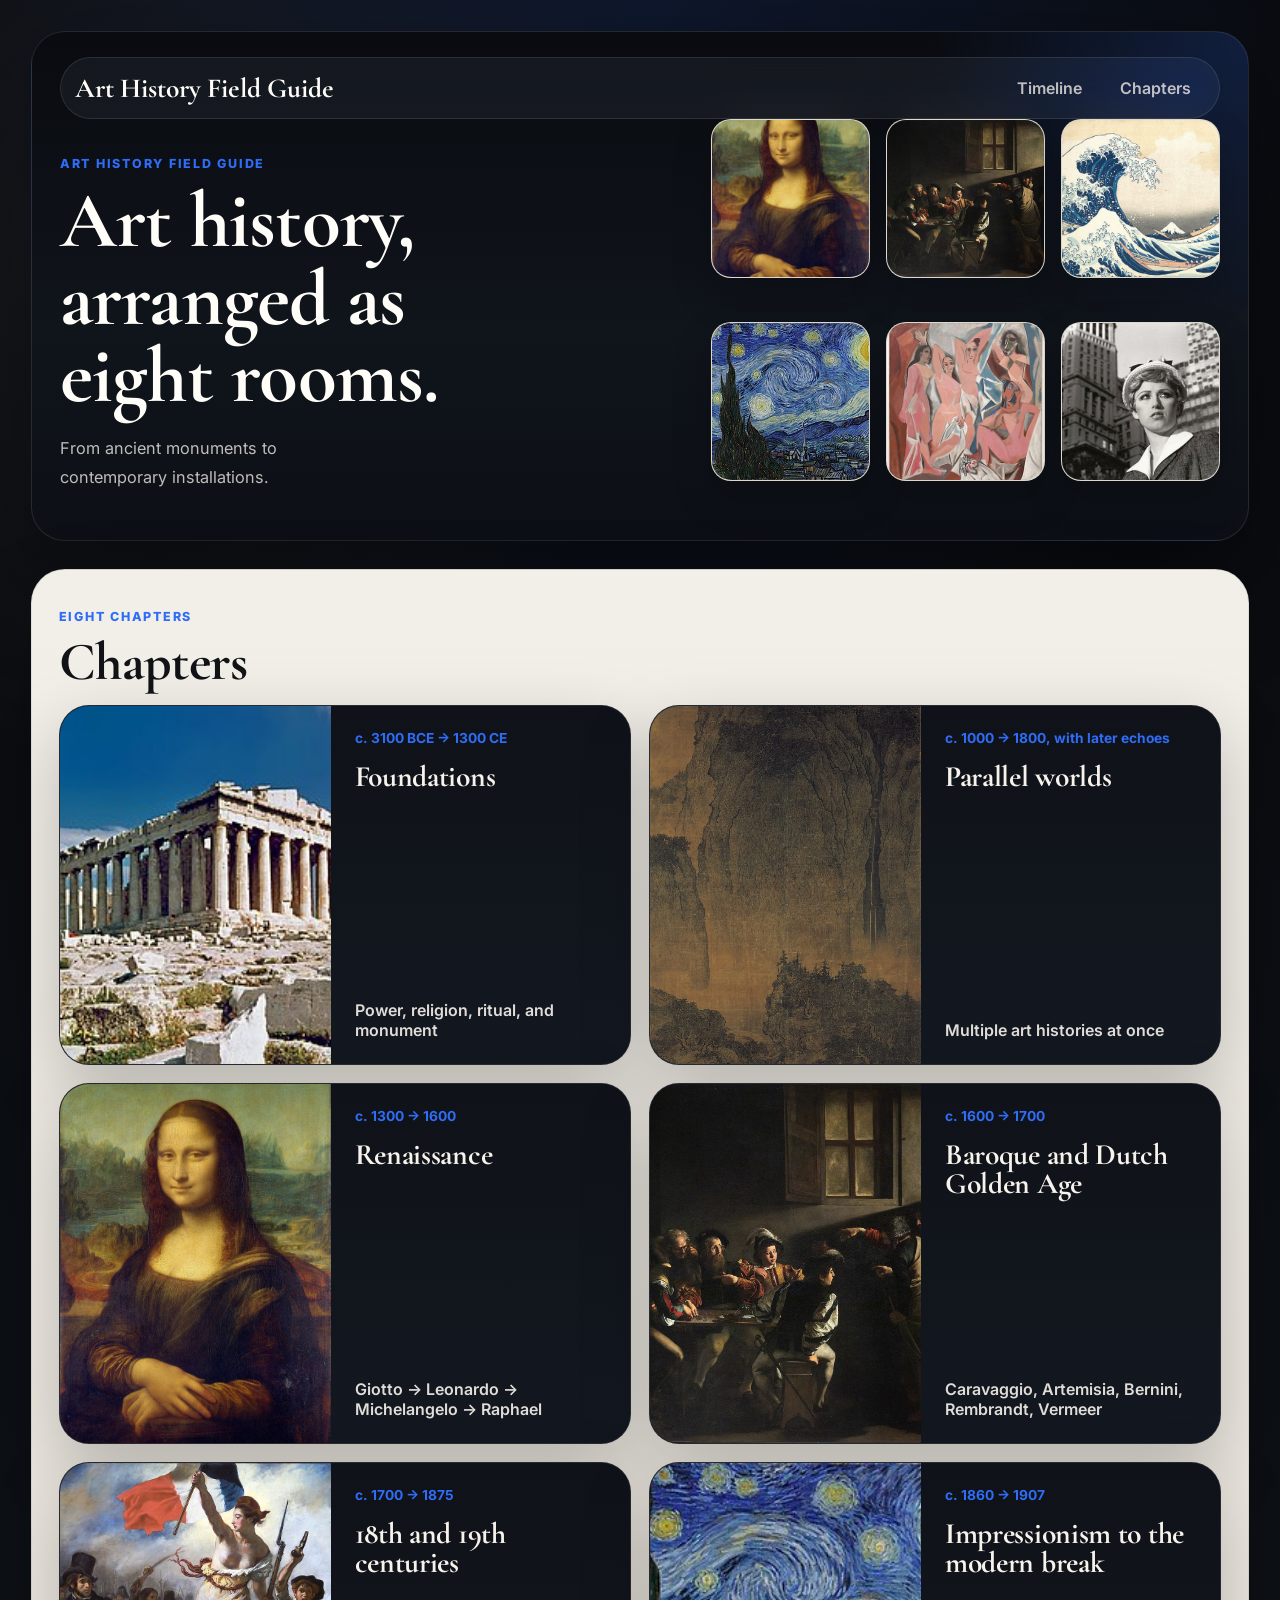
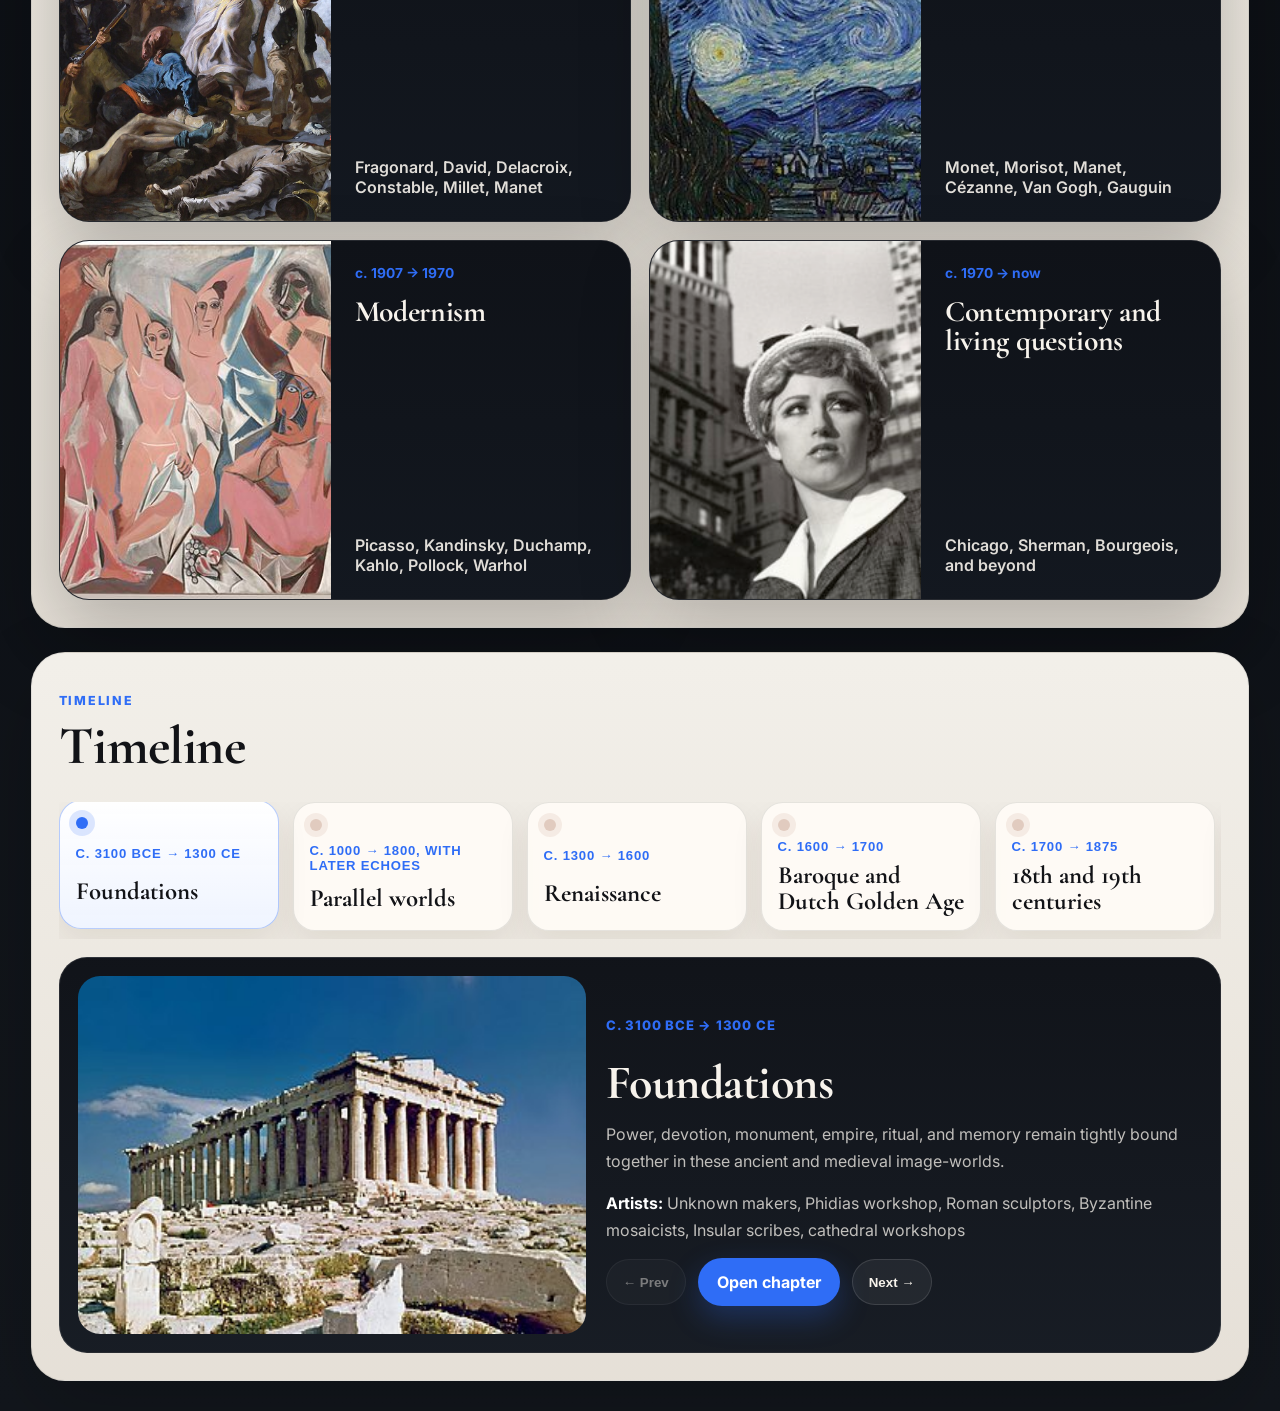
<file: index.html>
<!DOCTYPE html>
<html lang="en">
<head>
  <meta charset="UTF-8" />
  <meta name="viewport" content="width=device-width, initial-scale=1.0" />
  <title>Art History Field Guide</title>
  <meta name="description" content="An immersive art history field guide with an interactive timeline explorer and eight image-led chapters." />
  <link rel="preconnect" href="https://fonts.googleapis.com">
  <link rel="preconnect" href="https://fonts.gstatic.com" crossorigin>
  <link href="https://fonts.googleapis.com/css2?family=Inter:wght@400;500;600;700;800&family=Cormorant+Garamond:wght@500;600;700&display=swap" rel="stylesheet">
  <link rel="stylesheet" href="styles.css?v=chapternav3" />
</head>
<body>
  <div class="site-shell">
    <header class="hero hero-home">
      <nav class="topbar">
        <a class="brand" data-no-modal="true" href="index.html">Art History Field Guide</a>
        <div class="topbar-links">
          <a data-no-modal="true" href="#timeline">Timeline</a>
          <a data-no-modal="true" href="#periods">Chapters</a>
        </div>
      </nav>
      <div class="hero-layout home-hero-layout home-hero-layout--minimal">
        <div class="hero-copy hero-copy--minimal">
          <p class="eyebrow">Art history field guide</p>
          <h1>Art history, arranged as eight rooms.</h1>
          <p class="lede">From ancient monuments to contemporary installations.</p>
</div>
        <aside class="hero-preview-board hero-preview-board--minimal">
          <div class="hero-preview-grid mosaic-six">
            <img src="assets/artworks/mona-lisa.jpg" alt="Mona Lisa" loading="eager" />
            <img src="assets/artworks/calling-saint-matthew.jpg" alt="The Calling of Saint Matthew" loading="eager" />
            <img src="assets/examples/the-great-wave-off-kanagawa.jpg" alt="The Great Wave off Kanagawa" loading="eager" />
            <img src="assets/artworks/starry-night.jpg" alt="The Starry Night" loading="eager" />
            <img src="assets/examples/les-demoiselles-davignon.jpg" alt="Les Demoiselles d’Avignon" loading="eager" />
            <img src="assets/examples/untitled-film-stills.jpg" alt="Untitled Film Stills" loading="eager" />
          </div>
        </aside>
      </div>
    </header>

    <main>
      <section class="panel chapter-gallery-panel" id="periods">
        <div class="section-heading section-heading--minimal">
          <p class="eyebrow">Eight chapters</p>
          <h2>Chapters</h2>
        </div>
        <div class="chapter-gallery-grid">
          <a class="chapter-feature-card" href="periods/foundations.html">
            <div class="chapter-feature-card__image-wrap"><img src="assets/examples/parthenon-sculptures.jpg" alt="Parthenon sculptures" loading="eager" /></div>
            <div class="chapter-feature-card__copy"><span class="period-range">c. 3100 BCE → 1300 CE</span><h3>Foundations</h3><strong>Power, religion, ritual, and monument</strong></div>
          </a>
          <a class="chapter-feature-card" href="periods/parallel-worlds.html">
            <div class="chapter-feature-card__image-wrap"><img src="assets/examples/travelers-among-mountains-and-streams.jpg" alt="Travelers Among Mountains and Streams" loading="eager" /></div>
            <div class="chapter-feature-card__copy"><span class="period-range">c. 1000 → 1800, with later echoes</span><h3>Parallel worlds</h3><strong>Multiple art histories at once</strong></div>
          </a>
          <a class="chapter-feature-card" href="periods/renaissance.html">
            <div class="chapter-feature-card__image-wrap"><img src="assets/artworks/mona-lisa.jpg" alt="Mona Lisa" loading="eager" /></div>
            <div class="chapter-feature-card__copy"><span class="period-range">c. 1300 → 1600</span><h3>Renaissance</h3><strong>Giotto → Leonardo → Michelangelo → Raphael</strong></div>
          </a>
          <a class="chapter-feature-card" href="periods/baroque-dutch.html">
            <div class="chapter-feature-card__image-wrap"><img src="assets/artworks/calling-saint-matthew.jpg" alt="The Calling of Saint Matthew" loading="eager" /></div>
            <div class="chapter-feature-card__copy"><span class="period-range">c. 1600 → 1700</span><h3>Baroque and Dutch Golden Age</h3><strong>Caravaggio, Artemisia, Bernini, Rembrandt, Vermeer</strong></div>
          </a>
          <a class="chapter-feature-card" href="periods/eighteenth-nineteenth.html">
            <div class="chapter-feature-card__image-wrap"><img src="assets/examples/liberty-leading-the-people.jpg" alt="Liberty Leading the People" loading="eager" /></div>
            <div class="chapter-feature-card__copy"><span class="period-range">c. 1700 → 1875</span><h3>18th and 19th centuries</h3><strong>Fragonard, David, Delacroix, Constable, Millet, Manet</strong></div>
          </a>
          <a class="chapter-feature-card" href="periods/impressionism-modern-break.html">
            <div class="chapter-feature-card__image-wrap"><img src="assets/artworks/starry-night.jpg" alt="The Starry Night" loading="eager" /></div>
            <div class="chapter-feature-card__copy"><span class="period-range">c. 1860 → 1907</span><h3>Impressionism to the modern break</h3><strong>Monet, Morisot, Manet, Cézanne, Van Gogh, Gauguin</strong></div>
          </a>
          <a class="chapter-feature-card" href="periods/modernism.html">
            <div class="chapter-feature-card__image-wrap"><img src="assets/examples/les-demoiselles-davignon.jpg" alt="Les Demoiselles d’Avignon" loading="eager" /></div>
            <div class="chapter-feature-card__copy"><span class="period-range">c. 1907 → 1970</span><h3>Modernism</h3><strong>Picasso, Kandinsky, Duchamp, Kahlo, Pollock, Warhol</strong></div>
          </a>
          <a class="chapter-feature-card" href="periods/contemporary.html">
            <div class="chapter-feature-card__image-wrap"><img src="assets/examples/untitled-film-stills.jpg" alt="Untitled Film Stills" loading="eager" /></div>
            <div class="chapter-feature-card__copy"><span class="period-range">c. 1970 → now</span><h3>Contemporary and living questions</h3><strong>Chicago, Sherman, Bourgeois, and beyond</strong></div>
          </a>
        </div>
      </section>

      <section class="panel timeline-explorer-panel" id="timeline">
        <div class="section-heading section-heading--minimal timeline-heading timeline-heading--stacked">
          <div>
            <p class="eyebrow">Timeline</p>
            <h2>Timeline</h2>
          </div>
        </div>
        <div class="timeline-explorer" data-timeline-explorer>
          <noscript>
            <p class="timeline-explorer__fallback">Use the chapter grid above.</p>
          </noscript>
        </div>
      </section>
    </main>
  </div>
  <script src="script.js?v=chapternav3" defer></script>
</body>
</html>
</file>
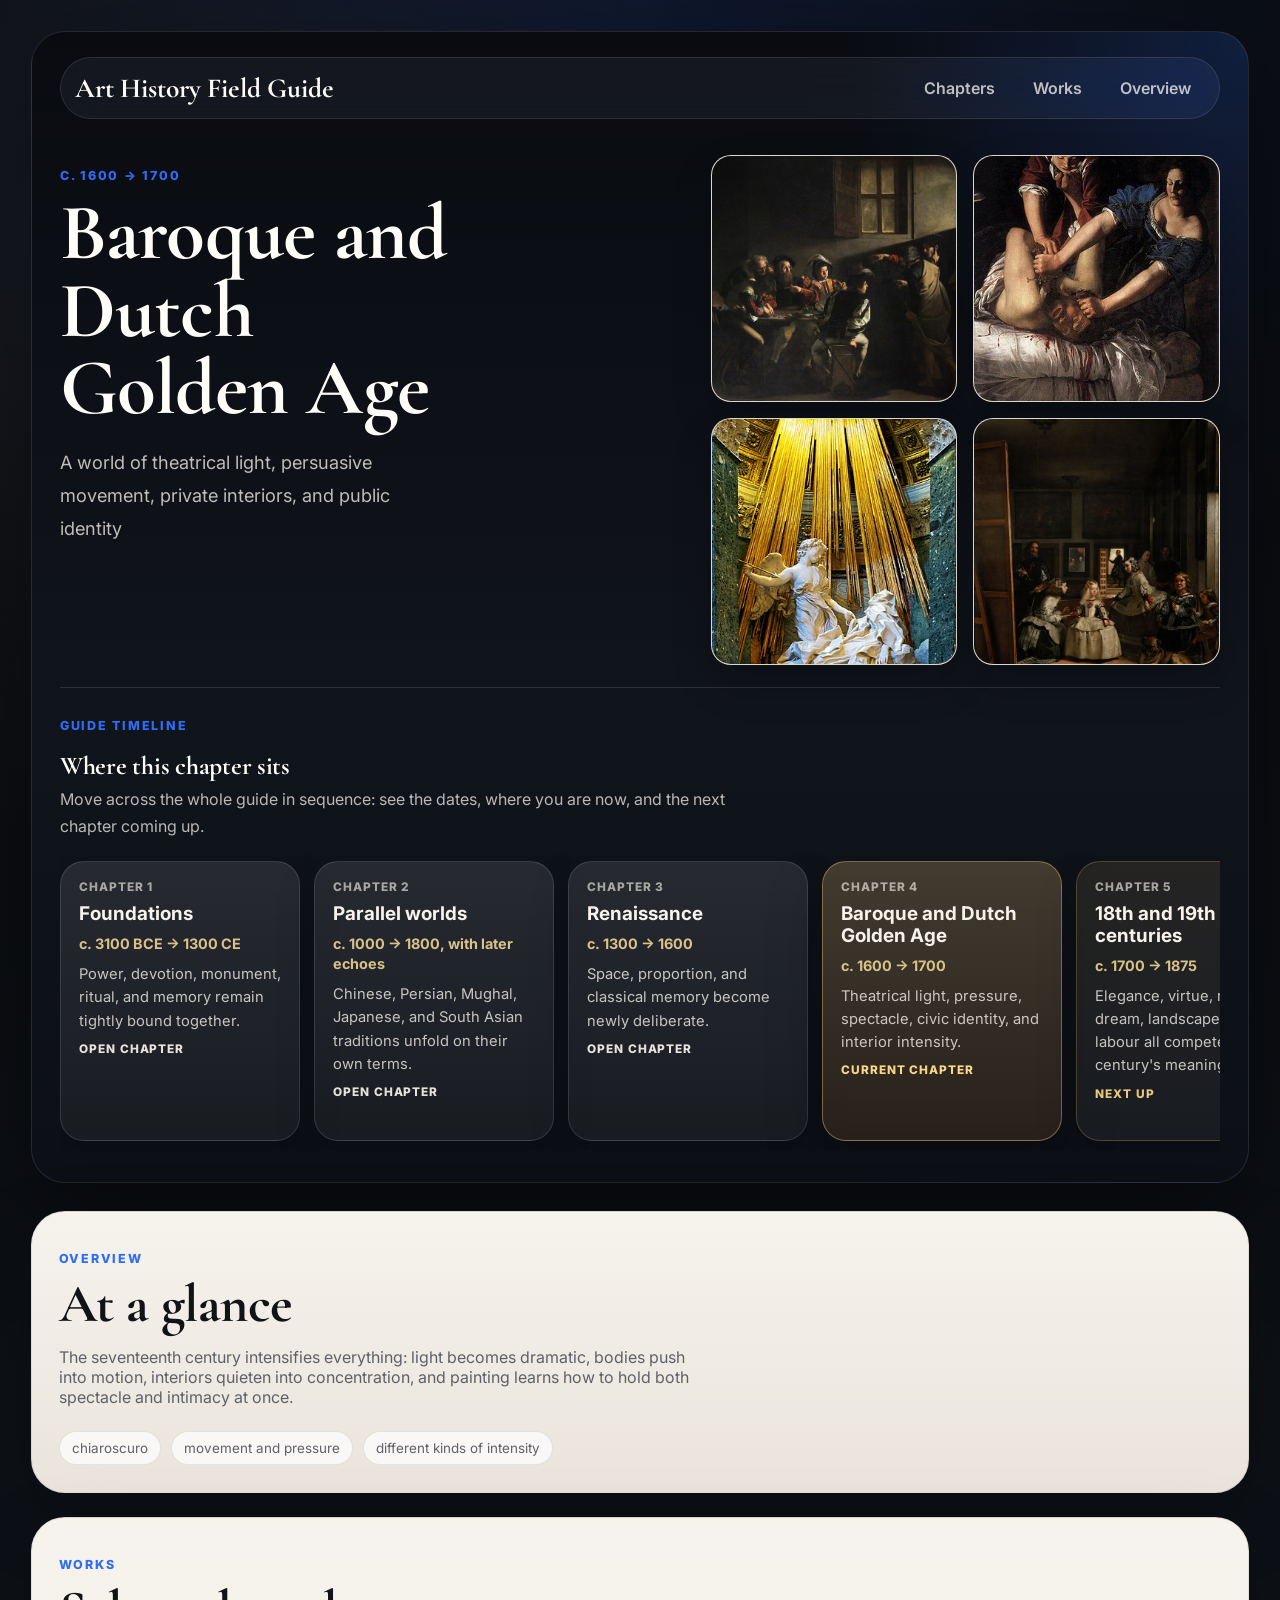
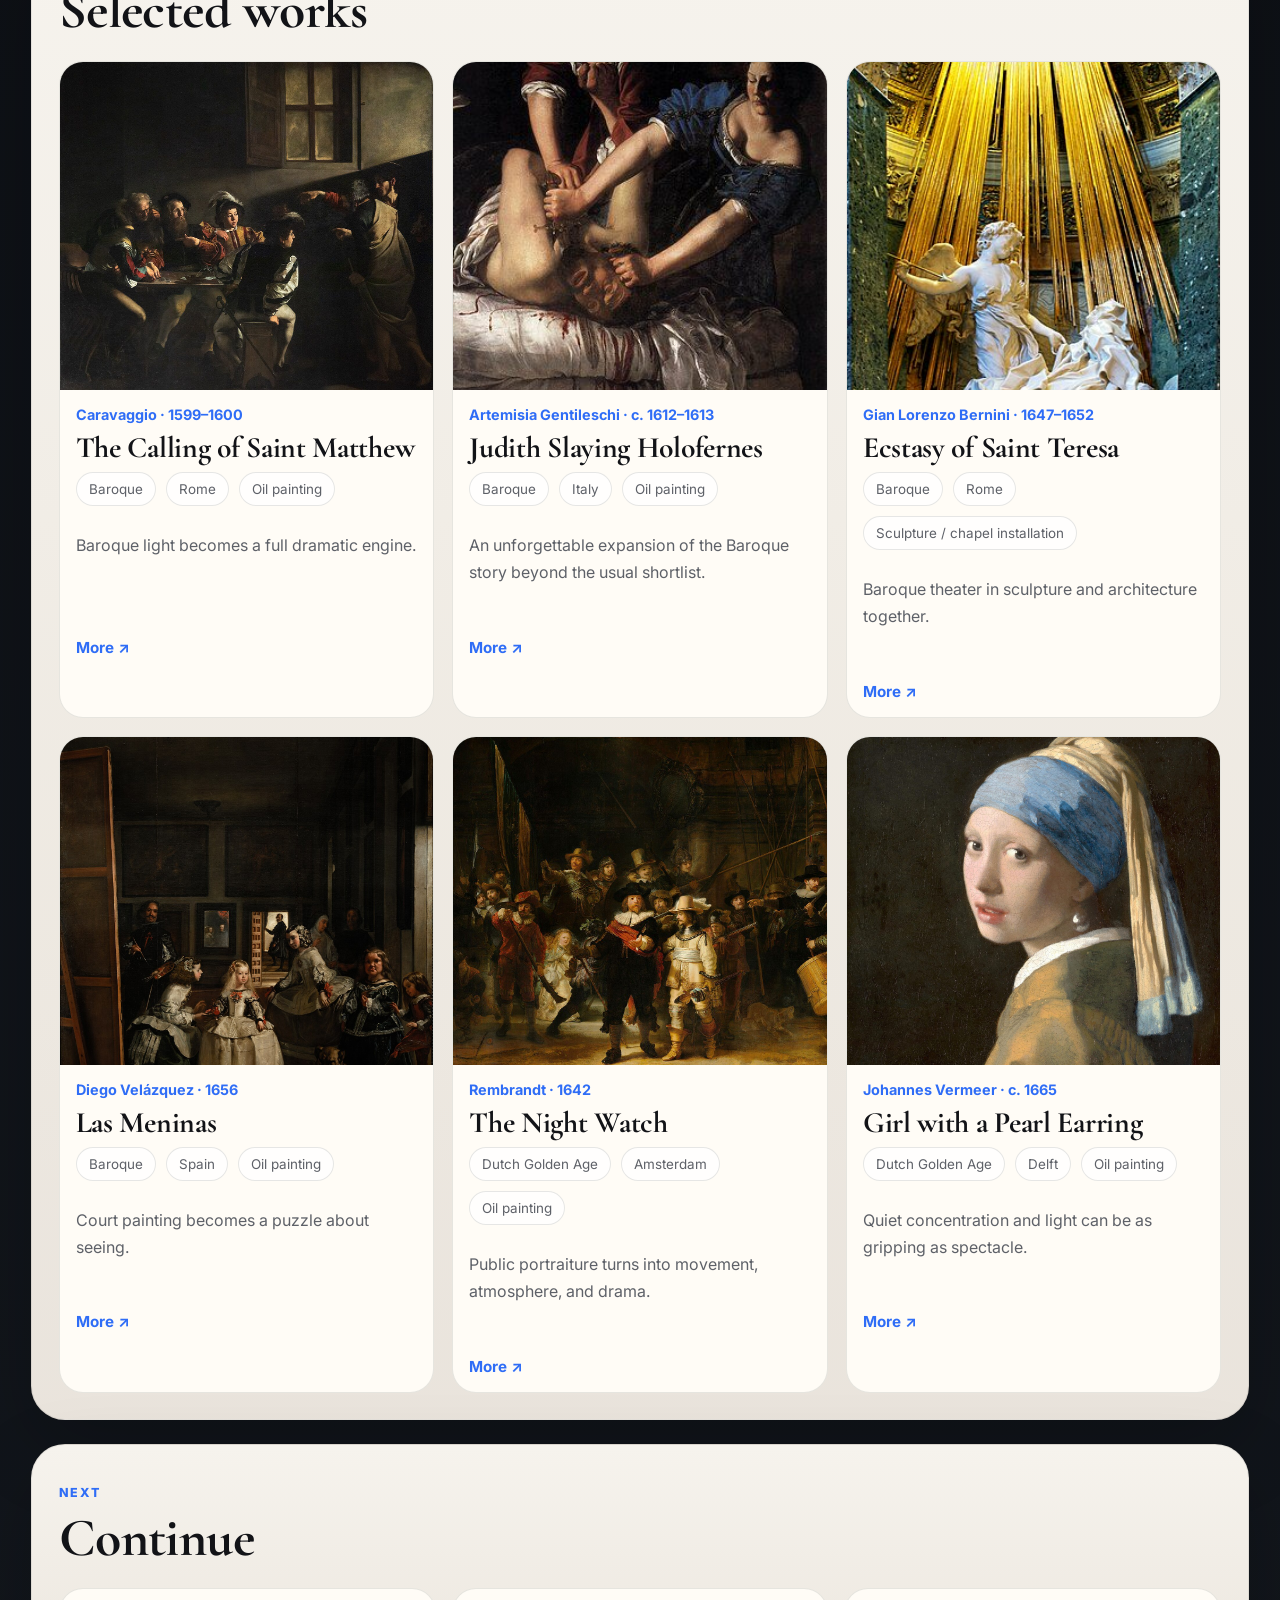
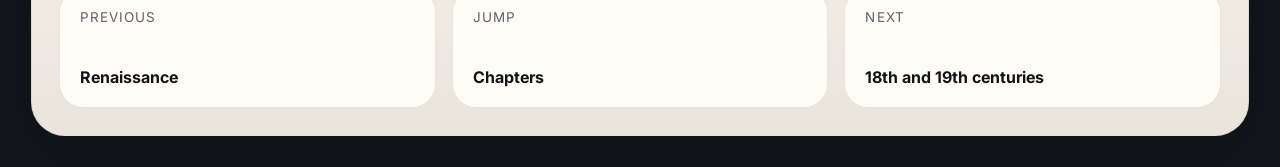
<file: periods/baroque-dutch.html>
<!DOCTYPE html>
<html lang="en">
<head>
  <meta charset="UTF-8" />
  <meta name="viewport" content="width=device-width, initial-scale=1.0" />
  <title>Baroque and Dutch Golden Age · Art History Field Guide</title>
  <meta name="description" content="Baroque and Dutch Golden Age page of the Art History Field Guide with multiple visual examples and short appreciation notes." />
  <link rel="preconnect" href="https://fonts.googleapis.com">
  <link rel="preconnect" href="https://fonts.gstatic.com" crossorigin>
  <link href="https://fonts.googleapis.com/css2?family=Inter:wght@400;500;600;700;800&family=Cormorant+Garamond:wght@500;600;700&display=swap" rel="stylesheet">
  <link rel="stylesheet" href="../styles.css?v=chapternav3" />
</head>
<body>
  <div class="site-shell">
    <header class="hero hero-period">
      <nav class="topbar">
        <a class="brand" data-no-modal="true" href="../index.html">Art History Field Guide</a>
        <div class="topbar-links">
          <a href="../index.html#periods">Chapters</a>
          <a data-no-modal="true" href="#gallery">Works</a>
          <a data-no-modal="true" href="#flow">Overview</a>
        </div>
      </nav>
      <div class="period-header">
      <!-- generated:period-header-copy:start -->
      <div class="period-header-copy">
        <p class="eyebrow">c. 1600 → 1700</p>
        <h1>Baroque and Dutch Golden Age</h1>
        <p class="lede">A world of theatrical light, persuasive movement, private interiors, and public identity</p>
      </div>
      <!-- generated:period-header-copy:end -->
        <div class="period-header-preview">
          <img src="../assets/artworks/calling-saint-matthew.jpg" alt="The Calling of Saint Matthew" loading="eager" /><img src="../assets/artworks/judith-slaying-holofernes.jpg" alt="Judith Slaying Holofernes" loading="eager" /><img src="../assets/examples/ecstasy-of-saint-teresa.jpg" alt="Ecstasy of Saint Teresa" loading="eager" /><img src="../assets/examples/las-meninas.jpg" alt="Las Meninas" loading="eager" />
        </div>
      </div>
      <!-- generated:chapter-switcher:start -->
      <div class="chapter-switcher">
        <div class="chapter-switcher__intro">
          <p class="eyebrow">Guide timeline</p>
          <h2>Where this chapter sits</h2>
          <p>Move across the whole guide in sequence: see the dates, where you are now, and the next chapter coming up.</p>
        </div>
        <div class="chapter-timeline" role="navigation" aria-label="Art history guide timeline">
          <a class="chapter-stop" href="../periods/foundations.html"><span class="chapter-stop__index">Chapter 1</span><strong class="chapter-stop__title">Foundations</strong><span class="chapter-stop__range">c. 3100 BCE → 1300 CE</span><span class="chapter-stop__summary">Power, devotion, monument, ritual, and memory remain tightly bound together.</span><span class="chapter-stop__state">Open chapter</span></a>
          <a class="chapter-stop" href="../periods/parallel-worlds.html"><span class="chapter-stop__index">Chapter 2</span><strong class="chapter-stop__title">Parallel worlds</strong><span class="chapter-stop__range">c. 1000 → 1800, with later echoes</span><span class="chapter-stop__summary">Chinese, Persian, Mughal, Japanese, and South Asian traditions unfold on their own terms.</span><span class="chapter-stop__state">Open chapter</span></a>
          <a class="chapter-stop" href="../periods/renaissance.html"><span class="chapter-stop__index">Chapter 3</span><strong class="chapter-stop__title">Renaissance</strong><span class="chapter-stop__range">c. 1300 → 1600</span><span class="chapter-stop__summary">Space, proportion, and classical memory become newly deliberate.</span><span class="chapter-stop__state">Open chapter</span></a>
          <a class="chapter-stop is-current" href="../periods/baroque-dutch.html" aria-current="page"><span class="chapter-stop__index">Chapter 4</span><strong class="chapter-stop__title">Baroque and Dutch Golden Age</strong><span class="chapter-stop__range">c. 1600 → 1700</span><span class="chapter-stop__summary">Theatrical light, pressure, spectacle, civic identity, and interior intensity.</span><span class="chapter-stop__state">Current chapter</span></a>
          <a class="chapter-stop is-next" href="../periods/eighteenth-nineteenth.html"><span class="chapter-stop__index">Chapter 5</span><strong class="chapter-stop__title">18th and 19th centuries</strong><span class="chapter-stop__range">c. 1700 → 1875</span><span class="chapter-stop__summary">Elegance, virtue, revolution, dream, landscape, and labour all compete for the century's meaning.</span><span class="chapter-stop__state">Next up</span></a>
          <a class="chapter-stop" href="../periods/impressionism-modern-break.html"><span class="chapter-stop__index">Chapter 6</span><strong class="chapter-stop__title">Impressionism to the modern break</strong><span class="chapter-stop__range">c. 1860 → 1907</span><span class="chapter-stop__summary">Weather, sensation, brushwork, and structural instability open the way toward modernism.</span><span class="chapter-stop__state">Open chapter</span></a>
          <a class="chapter-stop" href="../periods/modernism.html"><span class="chapter-stop__index">Chapter 7</span><strong class="chapter-stop__title">Modernism</strong><span class="chapter-stop__range">c. 1907 → 1970</span><span class="chapter-stop__summary">Fracture, reduction, collage, symbol, gesture, and concept renegotiate the terms of art.</span><span class="chapter-stop__state">Open chapter</span></a>
          <a class="chapter-stop" href="../periods/contemporary.html"><span class="chapter-stop__index">Chapter 8</span><strong class="chapter-stop__title">Contemporary and living questions</strong><span class="chapter-stop__range">c. 1970 → now</span><span class="chapter-stop__summary">Plural, global, and contested: media, identity, institutions, memory, and circulation all shape the encounter.</span><span class="chapter-stop__state">Open chapter</span></a>
        </div>
      </div>
      <!-- generated:chapter-switcher:end -->
    </header>

    <main>
      <section class="panel page-panel" id="flow">
        <div class="section-heading">
          <p class="eyebrow">Overview</p>
          <h2>At a glance</h2>
          <p>The seventeenth century intensifies everything: light becomes dramatic, bodies push into motion, interiors quieten into concentration, and painting learns how to hold both spectacle and intimacy at once.</p>
        </div>
        <div class="notice-strip"><span>chiaroscuro</span><span>movement and pressure</span><span>different kinds of intensity</span></div>
      </section>
      <section class="panel page-panel" id="gallery">
        <div class="section-heading">
          <div>
            <p class="eyebrow">Works</p>
            <h2>Selected works</h2>
          </div>
          
        </div>
        <div class="works-grid"><article class="work-card">
      <a class="work-image-link" href="https://en.wikipedia.org/wiki/The_Calling_of_Saint_Matthew_(Caravaggio)" target="_blank" rel="noreferrer">
        <img src="../assets/artworks/calling-saint-matthew.jpg" alt="The Calling of Saint Matthew by Caravaggio" loading="eager" />
      </a>
      <div class="work-copy">
        <p class="work-meta">Caravaggio · 1599–1600</p>
        <h3>The Calling of Saint Matthew</h3>
        <div class="tag-row"><span>Baroque</span><span>Rome</span><span>Oil painting</span></div>
        <p class="work-why">Baroque light becomes a full dramatic engine.</p>
        <a class="deep-link" href="https://en.wikipedia.org/wiki/The_Calling_of_Saint_Matthew_(Caravaggio)" target="_blank" rel="noreferrer">More ↗</a>
      </div>
    </article><article class="work-card">
      <a class="work-image-link" href="https://en.wikipedia.org/wiki/Judith_Slaying_Holofernes_(Artemisia_Gentileschi,_Naples)" target="_blank" rel="noreferrer">
        <img src="../assets/artworks/judith-slaying-holofernes.jpg" alt="Judith Slaying Holofernes by Artemisia Gentileschi" loading="eager" />
      </a>
      <div class="work-copy">
        <p class="work-meta">Artemisia Gentileschi · c. 1612–1613</p>
        <h3>Judith Slaying Holofernes</h3>
        <div class="tag-row"><span>Baroque</span><span>Italy</span><span>Oil painting</span></div>
        <p class="work-why">An unforgettable expansion of the Baroque story beyond the usual shortlist.</p>
        <a class="deep-link" href="https://en.wikipedia.org/wiki/Judith_Slaying_Holofernes_(Artemisia_Gentileschi,_Naples)" target="_blank" rel="noreferrer">More ↗</a>
      </div>
    </article><article class="work-card">
      <a class="work-image-link" href="https://en.wikipedia.org/wiki/Ecstasy_of_Saint_Teresa" target="_blank" rel="noreferrer">
        <img src="../assets/examples/ecstasy-of-saint-teresa.jpg" alt="Ecstasy of Saint Teresa by Gian Lorenzo Bernini" loading="eager" />
      </a>
      <div class="work-copy">
        <p class="work-meta">Gian Lorenzo Bernini · 1647–1652</p>
        <h3>Ecstasy of Saint Teresa</h3>
        <div class="tag-row"><span>Baroque</span><span>Rome</span><span>Sculpture / chapel installation</span></div>
        <p class="work-why">Baroque theater in sculpture and architecture together.</p>
        <a class="deep-link" href="https://en.wikipedia.org/wiki/Ecstasy_of_Saint_Teresa" target="_blank" rel="noreferrer">More ↗</a>
      </div>
    </article><article class="work-card">
      <a class="work-image-link" href="https://en.wikipedia.org/wiki/Las_Meninas" target="_blank" rel="noreferrer">
        <img src="../assets/examples/las-meninas.jpg" alt="Las Meninas by Diego Velázquez" loading="eager" />
      </a>
      <div class="work-copy">
        <p class="work-meta">Diego Velázquez · 1656</p>
        <h3>Las Meninas</h3>
        <div class="tag-row"><span>Baroque</span><span>Spain</span><span>Oil painting</span></div>
        <p class="work-why">Court painting becomes a puzzle about seeing.</p>
        <a class="deep-link" href="https://en.wikipedia.org/wiki/Las_Meninas" target="_blank" rel="noreferrer">More ↗</a>
      </div>
    </article><article class="work-card">
      <a class="work-image-link" href="https://en.wikipedia.org/wiki/The_Night_Watch" target="_blank" rel="noreferrer">
        <img src="../assets/artworks/night-watch.jpg" alt="The Night Watch by Rembrandt" loading="eager" />
      </a>
      <div class="work-copy">
        <p class="work-meta">Rembrandt · 1642</p>
        <h3>The Night Watch</h3>
        <div class="tag-row"><span>Dutch Golden Age</span><span>Amsterdam</span><span>Oil painting</span></div>
        <p class="work-why">Public portraiture turns into movement, atmosphere, and drama.</p>
        <a class="deep-link" href="https://en.wikipedia.org/wiki/The_Night_Watch" target="_blank" rel="noreferrer">More ↗</a>
      </div>
    </article><article class="work-card">
      <a class="work-image-link" href="https://en.wikipedia.org/wiki/Girl_with_a_Pearl_Earring" target="_blank" rel="noreferrer">
        <img src="../assets/artworks/girl-with-a-pearl-earring.jpg" alt="Girl with a Pearl Earring by Johannes Vermeer" loading="eager" />
      </a>
      <div class="work-copy">
        <p class="work-meta">Johannes Vermeer · c. 1665</p>
        <h3>Girl with a Pearl Earring</h3>
        <div class="tag-row"><span>Dutch Golden Age</span><span>Delft</span><span>Oil painting</span></div>
        <p class="work-why">Quiet concentration and light can be as gripping as spectacle.</p>
        <a class="deep-link" href="https://en.wikipedia.org/wiki/Girl_with_a_Pearl_Earring" target="_blank" rel="noreferrer">More ↗</a>
      </div>
    </article></div>
      </section>
      <section class="panel page-panel flow-panel">
        <div class="section-heading">
          <p class="eyebrow">Next</p>
          <h2>Continue</h2>
        </div>
        <!-- generated:next-grid:start -->
        <div class="next-grid">
          <a class="next-card" href="renaissance.html"><span>Previous</span><strong>Renaissance</strong></a>
          <a class="next-card" href="../index.html#periods"><span>Jump</span><strong>Chapters</strong></a>
          <a class="next-card" href="eighteenth-nineteenth.html"><span>Next</span><strong>18th and 19th centuries</strong></a>
        </div>
        <!-- generated:next-grid:end -->
      </section>
    </main>
  </div>
  <script src="../script.js?v=chapternav3" defer></script>
</body>
</html>
</file>
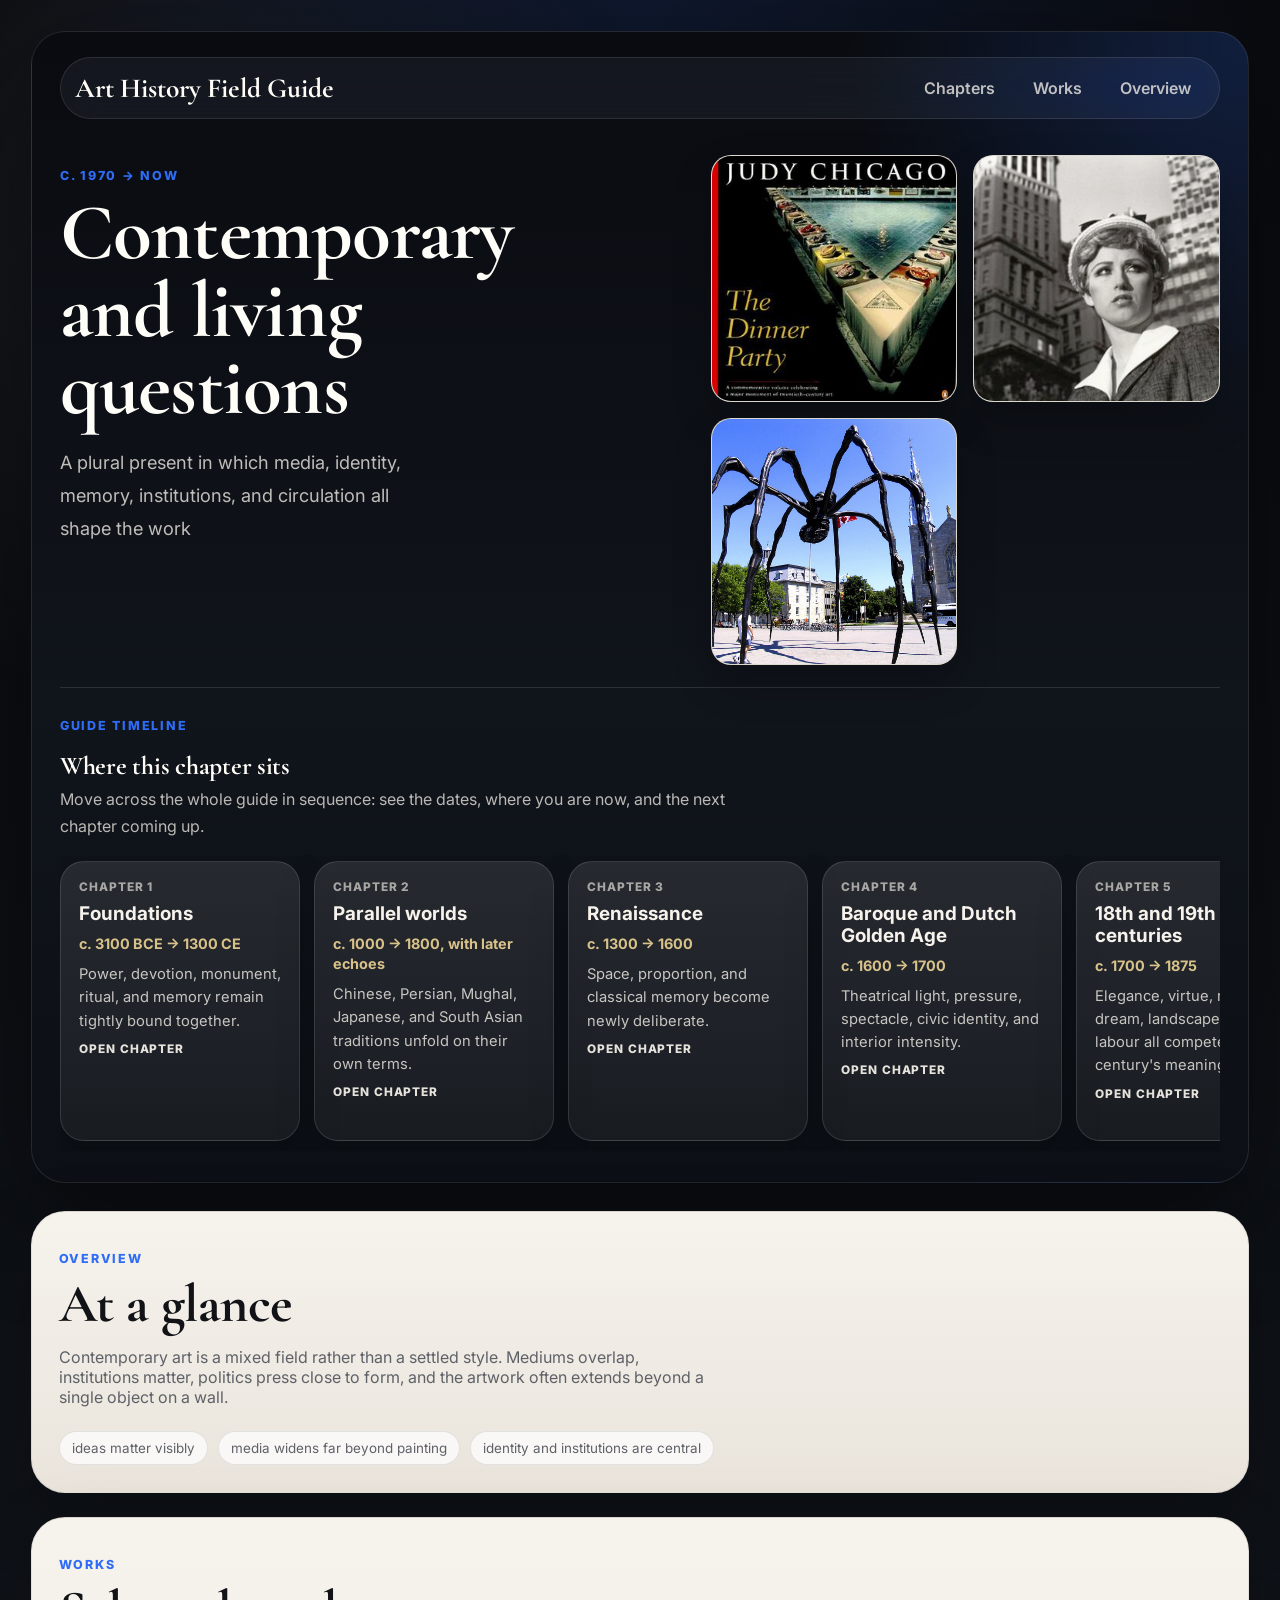
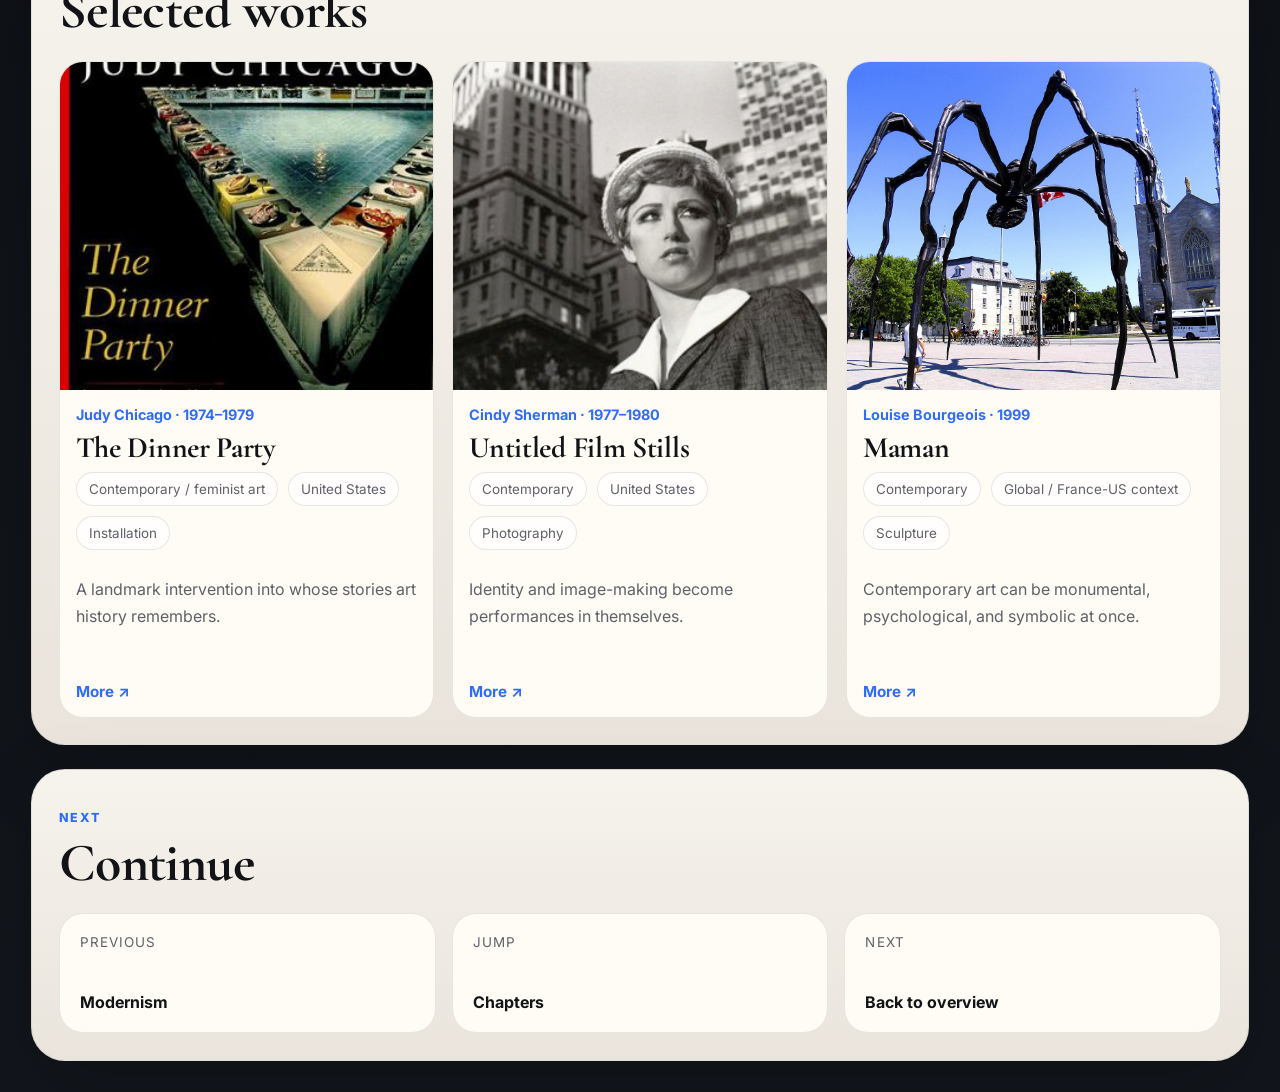
<file: periods/contemporary.html>
<!DOCTYPE html>
<html lang="en">
<head>
  <meta charset="UTF-8" />
  <meta name="viewport" content="width=device-width, initial-scale=1.0" />
  <title>Contemporary and living questions · Art History Field Guide</title>
  <meta name="description" content="Contemporary and living questions page of the Art History Field Guide with multiple visual examples and short appreciation notes." />
  <link rel="preconnect" href="https://fonts.googleapis.com">
  <link rel="preconnect" href="https://fonts.gstatic.com" crossorigin>
  <link href="https://fonts.googleapis.com/css2?family=Inter:wght@400;500;600;700;800&family=Cormorant+Garamond:wght@500;600;700&display=swap" rel="stylesheet">
  <link rel="stylesheet" href="../styles.css?v=chapternav3" />
</head>
<body>
  <div class="site-shell">
    <header class="hero hero-period">
      <nav class="topbar">
        <a class="brand" data-no-modal="true" href="../index.html">Art History Field Guide</a>
        <div class="topbar-links">
          <a href="../index.html#periods">Chapters</a>
          <a data-no-modal="true" href="#gallery">Works</a>
          <a data-no-modal="true" href="#flow">Overview</a>
        </div>
      </nav>
      <div class="period-header">
      <!-- generated:period-header-copy:start -->
      <div class="period-header-copy">
        <p class="eyebrow">c. 1970 → now</p>
        <h1>Contemporary and living questions</h1>
        <p class="lede">A plural present in which media, identity, memory, institutions, and circulation all shape the work</p>
      </div>
      <!-- generated:period-header-copy:end -->
        <div class="period-header-preview">
          <img src="../assets/examples/the-dinner-party.jpg" alt="The Dinner Party" loading="eager" /><img src="../assets/examples/untitled-film-stills.jpg" alt="Untitled Film Stills" loading="eager" /><img src="../assets/examples/maman.jpg" alt="Maman" loading="eager" />
        </div>
      </div>
      <!-- generated:chapter-switcher:start -->
      <div class="chapter-switcher">
        <div class="chapter-switcher__intro">
          <p class="eyebrow">Guide timeline</p>
          <h2>Where this chapter sits</h2>
          <p>Move across the whole guide in sequence: see the dates, where you are now, and the next chapter coming up.</p>
        </div>
        <div class="chapter-timeline" role="navigation" aria-label="Art history guide timeline">
          <a class="chapter-stop" href="../periods/foundations.html"><span class="chapter-stop__index">Chapter 1</span><strong class="chapter-stop__title">Foundations</strong><span class="chapter-stop__range">c. 3100 BCE → 1300 CE</span><span class="chapter-stop__summary">Power, devotion, monument, ritual, and memory remain tightly bound together.</span><span class="chapter-stop__state">Open chapter</span></a>
          <a class="chapter-stop" href="../periods/parallel-worlds.html"><span class="chapter-stop__index">Chapter 2</span><strong class="chapter-stop__title">Parallel worlds</strong><span class="chapter-stop__range">c. 1000 → 1800, with later echoes</span><span class="chapter-stop__summary">Chinese, Persian, Mughal, Japanese, and South Asian traditions unfold on their own terms.</span><span class="chapter-stop__state">Open chapter</span></a>
          <a class="chapter-stop" href="../periods/renaissance.html"><span class="chapter-stop__index">Chapter 3</span><strong class="chapter-stop__title">Renaissance</strong><span class="chapter-stop__range">c. 1300 → 1600</span><span class="chapter-stop__summary">Space, proportion, and classical memory become newly deliberate.</span><span class="chapter-stop__state">Open chapter</span></a>
          <a class="chapter-stop" href="../periods/baroque-dutch.html"><span class="chapter-stop__index">Chapter 4</span><strong class="chapter-stop__title">Baroque and Dutch Golden Age</strong><span class="chapter-stop__range">c. 1600 → 1700</span><span class="chapter-stop__summary">Theatrical light, pressure, spectacle, civic identity, and interior intensity.</span><span class="chapter-stop__state">Open chapter</span></a>
          <a class="chapter-stop" href="../periods/eighteenth-nineteenth.html"><span class="chapter-stop__index">Chapter 5</span><strong class="chapter-stop__title">18th and 19th centuries</strong><span class="chapter-stop__range">c. 1700 → 1875</span><span class="chapter-stop__summary">Elegance, virtue, revolution, dream, landscape, and labour all compete for the century's meaning.</span><span class="chapter-stop__state">Open chapter</span></a>
          <a class="chapter-stop" href="../periods/impressionism-modern-break.html"><span class="chapter-stop__index">Chapter 6</span><strong class="chapter-stop__title">Impressionism to the modern break</strong><span class="chapter-stop__range">c. 1860 → 1907</span><span class="chapter-stop__summary">Weather, sensation, brushwork, and structural instability open the way toward modernism.</span><span class="chapter-stop__state">Open chapter</span></a>
          <a class="chapter-stop" href="../periods/modernism.html"><span class="chapter-stop__index">Chapter 7</span><strong class="chapter-stop__title">Modernism</strong><span class="chapter-stop__range">c. 1907 → 1970</span><span class="chapter-stop__summary">Fracture, reduction, collage, symbol, gesture, and concept renegotiate the terms of art.</span><span class="chapter-stop__state">Open chapter</span></a>
          <a class="chapter-stop is-current" href="../periods/contemporary.html" aria-current="page"><span class="chapter-stop__index">Chapter 8</span><strong class="chapter-stop__title">Contemporary and living questions</strong><span class="chapter-stop__range">c. 1970 → now</span><span class="chapter-stop__summary">Plural, global, and contested: media, identity, institutions, memory, and circulation all shape the encounter.</span><span class="chapter-stop__state">Current chapter</span></a>
        </div>
      </div>
      <!-- generated:chapter-switcher:end -->
    </header>

    <main>
      <section class="panel page-panel" id="flow">
        <div class="section-heading">
          <p class="eyebrow">Overview</p>
          <h2>At a glance</h2>
          <p>Contemporary art is a mixed field rather than a settled style. Mediums overlap, institutions matter, politics press close to form, and the artwork often extends beyond a single object on a wall.</p>
        </div>
        <div class="notice-strip"><span>ideas matter visibly</span><span>media widens far beyond painting</span><span>identity and institutions are central</span></div>
      </section>
      <section class="panel page-panel" id="gallery">
        <div class="section-heading">
          <div>
            <p class="eyebrow">Works</p>
            <h2>Selected works</h2>
          </div>
          
        </div>
        <div class="works-grid"><article class="work-card">
      <a class="work-image-link" href="https://en.wikipedia.org/wiki/The_Dinner_Party" target="_blank" rel="noreferrer">
        <img src="../assets/examples/the-dinner-party.jpg" alt="The Dinner Party by Judy Chicago" loading="eager" />
      </a>
      <div class="work-copy">
        <p class="work-meta">Judy Chicago · 1974–1979</p>
        <h3>The Dinner Party</h3>
        <div class="tag-row"><span>Contemporary / feminist art</span><span>United States</span><span>Installation</span></div>
        <p class="work-why">A landmark intervention into whose stories art history remembers.</p>
        <a class="deep-link" href="https://en.wikipedia.org/wiki/The_Dinner_Party" target="_blank" rel="noreferrer">More ↗</a>
      </div>
    </article><article class="work-card">
      <a class="work-image-link" href="https://en.wikipedia.org/wiki/Untitled_Film_Stills" target="_blank" rel="noreferrer">
        <img src="../assets/examples/untitled-film-stills.jpg" alt="Untitled Film Stills by Cindy Sherman" loading="eager" />
      </a>
      <div class="work-copy">
        <p class="work-meta">Cindy Sherman · 1977–1980</p>
        <h3>Untitled Film Stills</h3>
        <div class="tag-row"><span>Contemporary</span><span>United States</span><span>Photography</span></div>
        <p class="work-why">Identity and image-making become performances in themselves.</p>
        <a class="deep-link" href="https://en.wikipedia.org/wiki/Untitled_Film_Stills" target="_blank" rel="noreferrer">More ↗</a>
      </div>
    </article><article class="work-card">
      <a class="work-image-link" href="https://en.wikipedia.org/wiki/Maman_(sculpture)" target="_blank" rel="noreferrer">
        <img src="../assets/examples/maman.jpg" alt="Maman by Louise Bourgeois" loading="eager" />
      </a>
      <div class="work-copy">
        <p class="work-meta">Louise Bourgeois · 1999</p>
        <h3>Maman</h3>
        <div class="tag-row"><span>Contemporary</span><span>Global / France-US context</span><span>Sculpture</span></div>
        <p class="work-why">Contemporary art can be monumental, psychological, and symbolic at once.</p>
        <a class="deep-link" href="https://en.wikipedia.org/wiki/Maman_(sculpture)" target="_blank" rel="noreferrer">More ↗</a>
      </div>
    </article></div>
      </section>
      <section class="panel page-panel flow-panel">
        <div class="section-heading">
          <p class="eyebrow">Next</p>
          <h2>Continue</h2>
        </div>
        <!-- generated:next-grid:start -->
        <div class="next-grid">
          <a class="next-card" href="modernism.html"><span>Previous</span><strong>Modernism</strong></a>
          <a class="next-card" href="../index.html#periods"><span>Jump</span><strong>Chapters</strong></a>
          <a class="next-card" href="../index.html"><span>Next</span><strong>Back to overview</strong></a>
        </div>
        <!-- generated:next-grid:end -->
      </section>
    </main>
  </div>
  <script src="../script.js?v=chapternav3" defer></script>
</body>
</html>
</file>
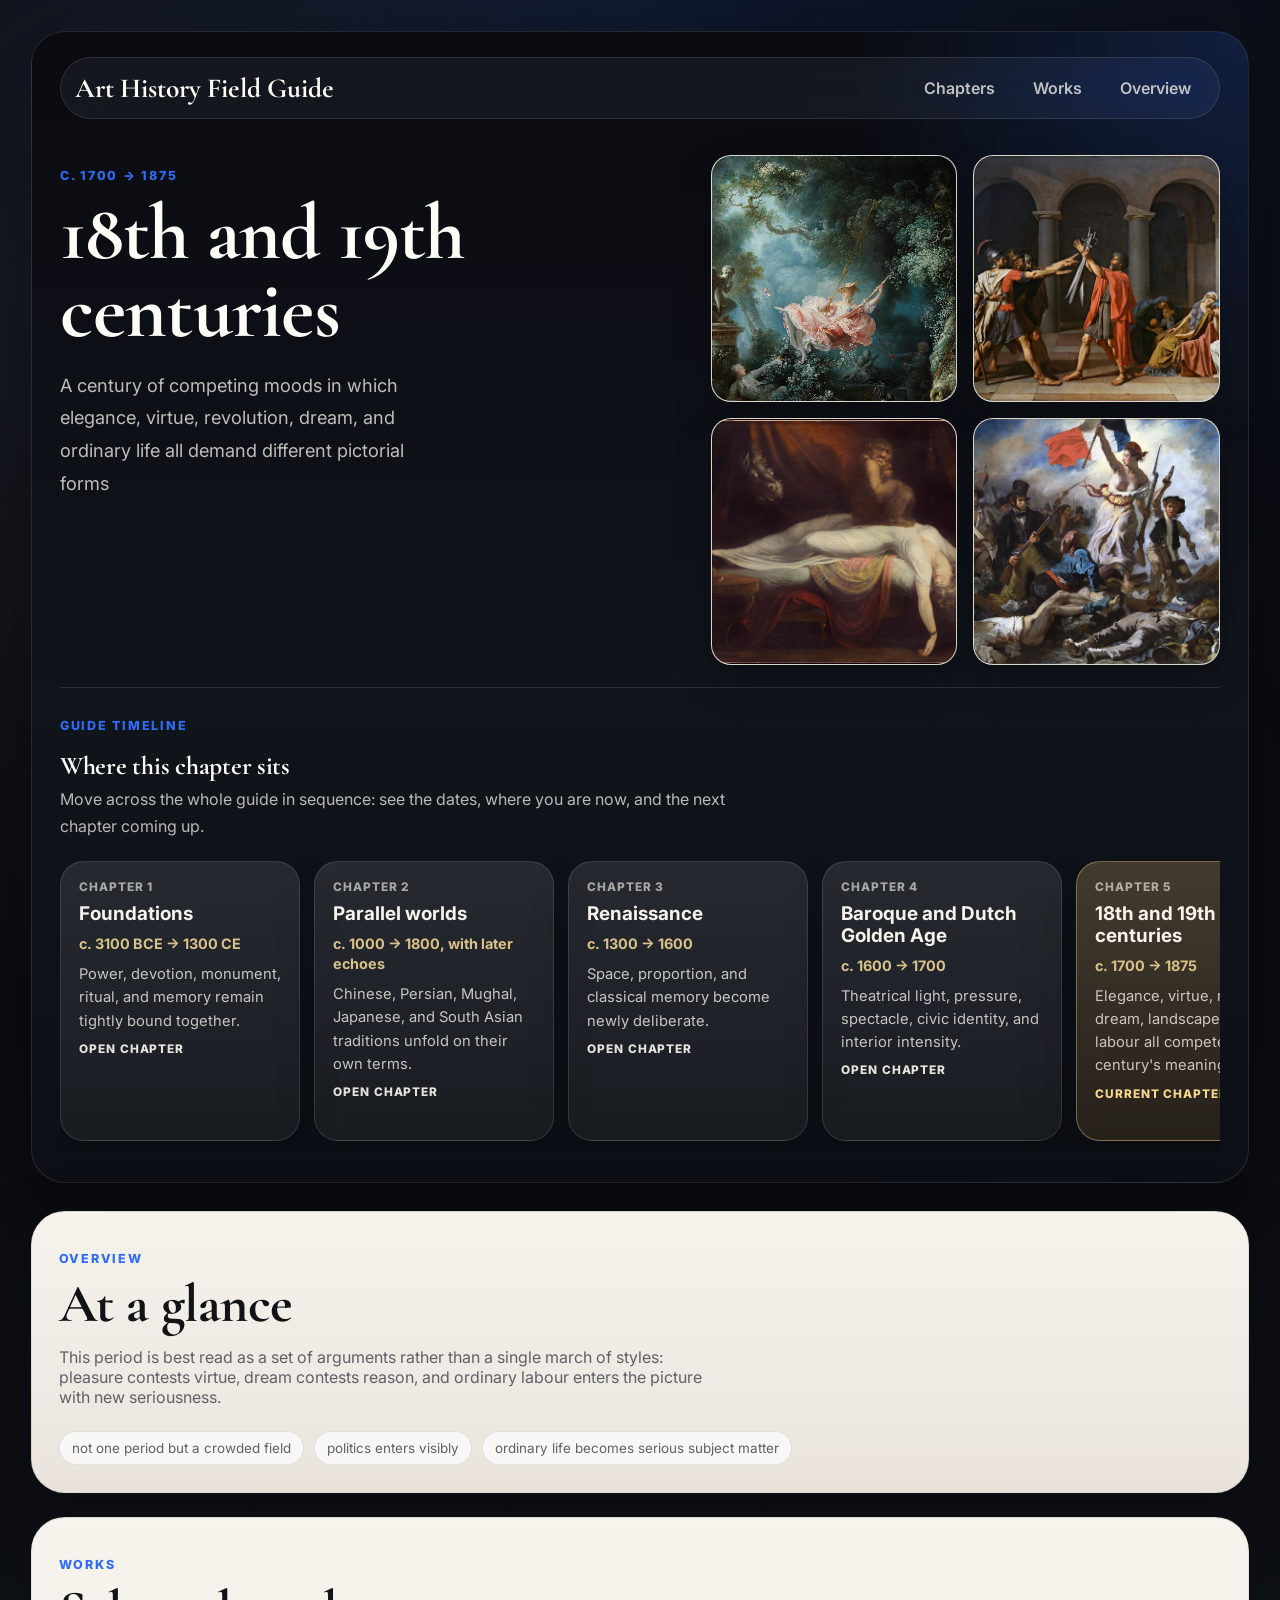
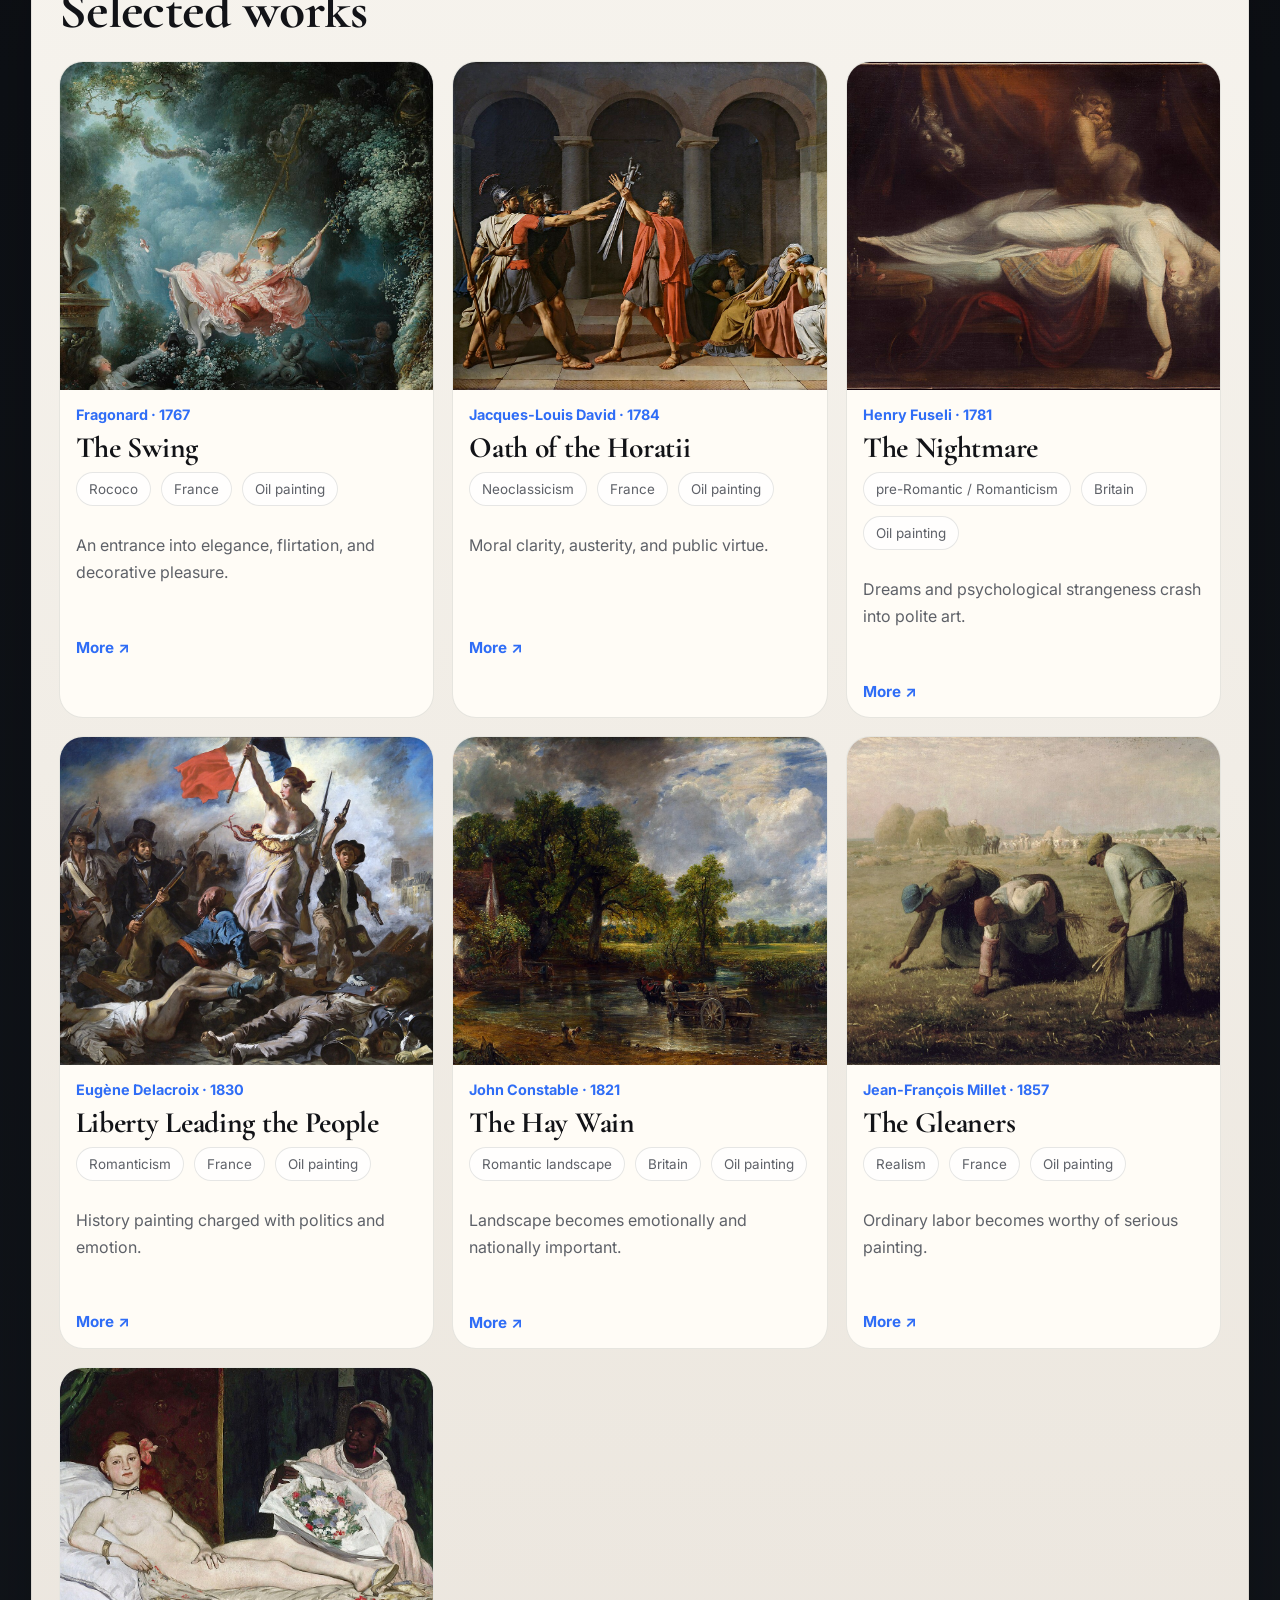
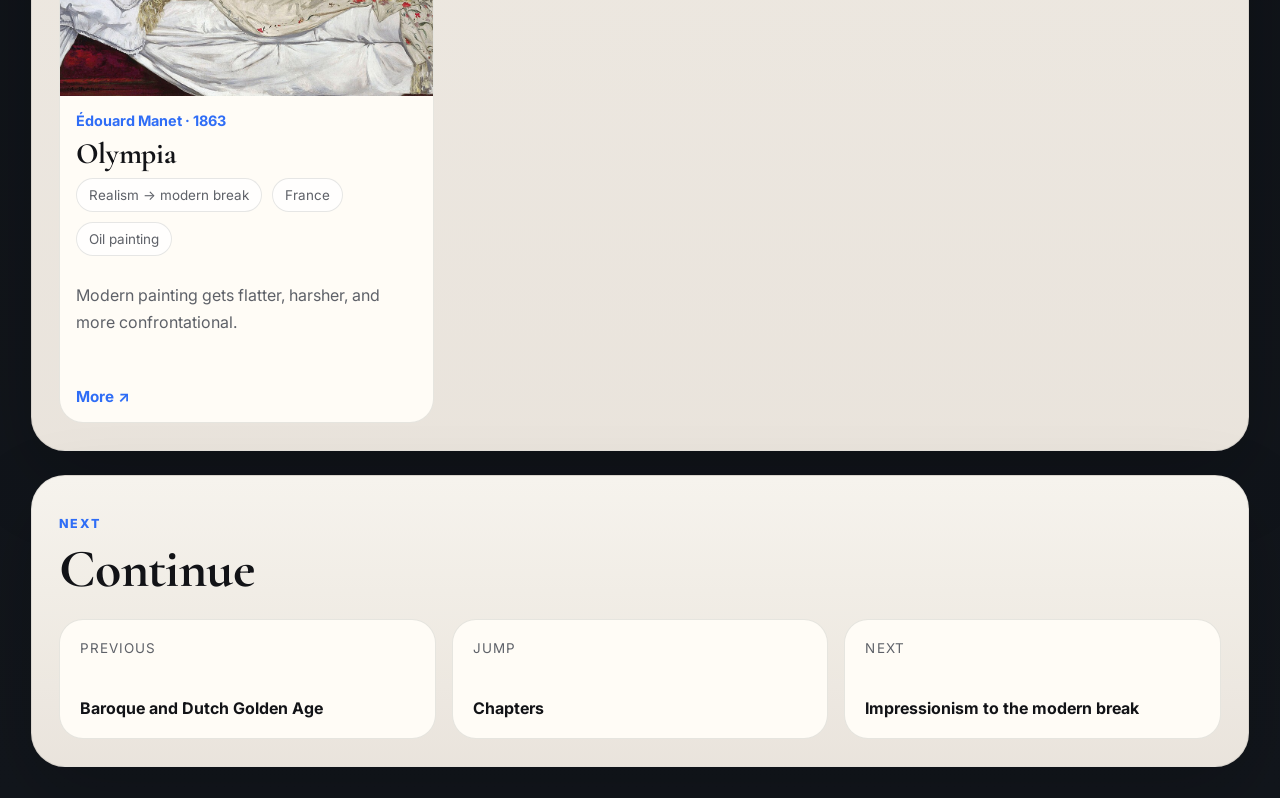
<file: periods/eighteenth-nineteenth.html>
<!DOCTYPE html>
<html lang="en">
<head>
  <meta charset="UTF-8" />
  <meta name="viewport" content="width=device-width, initial-scale=1.0" />
  <title>18th and 19th centuries · Art History Field Guide</title>
  <meta name="description" content="18th and 19th centuries page of the Art History Field Guide with multiple visual examples and short appreciation notes." />
  <link rel="preconnect" href="https://fonts.googleapis.com">
  <link rel="preconnect" href="https://fonts.gstatic.com" crossorigin>
  <link href="https://fonts.googleapis.com/css2?family=Inter:wght@400;500;600;700;800&family=Cormorant+Garamond:wght@500;600;700&display=swap" rel="stylesheet">
  <link rel="stylesheet" href="../styles.css?v=chapternav3" />
</head>
<body>
  <div class="site-shell">
    <header class="hero hero-period">
      <nav class="topbar">
        <a class="brand" data-no-modal="true" href="../index.html">Art History Field Guide</a>
        <div class="topbar-links">
          <a href="../index.html#periods">Chapters</a>
          <a data-no-modal="true" href="#gallery">Works</a>
          <a data-no-modal="true" href="#flow">Overview</a>
        </div>
      </nav>
      <div class="period-header">
      <!-- generated:period-header-copy:start -->
      <div class="period-header-copy">
        <p class="eyebrow">c. 1700 → 1875</p>
        <h1>18th and 19th centuries</h1>
        <p class="lede">A century of competing moods in which elegance, virtue, revolution, dream, and ordinary life all demand different pictorial forms</p>
      </div>
      <!-- generated:period-header-copy:end -->
        <div class="period-header-preview">
          <img src="../assets/examples/the-swing.jpg" alt="The Swing" loading="eager" /><img src="../assets/examples/oath-of-the-horatii.jpg" alt="Oath of the Horatii" loading="eager" /><img src="../assets/examples/the-nightmare.jpg" alt="The Nightmare" loading="eager" /><img src="../assets/examples/liberty-leading-the-people.jpg" alt="Liberty Leading the People" loading="eager" />
        </div>
      </div>
      <!-- generated:chapter-switcher:start -->
      <div class="chapter-switcher">
        <div class="chapter-switcher__intro">
          <p class="eyebrow">Guide timeline</p>
          <h2>Where this chapter sits</h2>
          <p>Move across the whole guide in sequence: see the dates, where you are now, and the next chapter coming up.</p>
        </div>
        <div class="chapter-timeline" role="navigation" aria-label="Art history guide timeline">
          <a class="chapter-stop" href="../periods/foundations.html"><span class="chapter-stop__index">Chapter 1</span><strong class="chapter-stop__title">Foundations</strong><span class="chapter-stop__range">c. 3100 BCE → 1300 CE</span><span class="chapter-stop__summary">Power, devotion, monument, ritual, and memory remain tightly bound together.</span><span class="chapter-stop__state">Open chapter</span></a>
          <a class="chapter-stop" href="../periods/parallel-worlds.html"><span class="chapter-stop__index">Chapter 2</span><strong class="chapter-stop__title">Parallel worlds</strong><span class="chapter-stop__range">c. 1000 → 1800, with later echoes</span><span class="chapter-stop__summary">Chinese, Persian, Mughal, Japanese, and South Asian traditions unfold on their own terms.</span><span class="chapter-stop__state">Open chapter</span></a>
          <a class="chapter-stop" href="../periods/renaissance.html"><span class="chapter-stop__index">Chapter 3</span><strong class="chapter-stop__title">Renaissance</strong><span class="chapter-stop__range">c. 1300 → 1600</span><span class="chapter-stop__summary">Space, proportion, and classical memory become newly deliberate.</span><span class="chapter-stop__state">Open chapter</span></a>
          <a class="chapter-stop" href="../periods/baroque-dutch.html"><span class="chapter-stop__index">Chapter 4</span><strong class="chapter-stop__title">Baroque and Dutch Golden Age</strong><span class="chapter-stop__range">c. 1600 → 1700</span><span class="chapter-stop__summary">Theatrical light, pressure, spectacle, civic identity, and interior intensity.</span><span class="chapter-stop__state">Open chapter</span></a>
          <a class="chapter-stop is-current" href="../periods/eighteenth-nineteenth.html" aria-current="page"><span class="chapter-stop__index">Chapter 5</span><strong class="chapter-stop__title">18th and 19th centuries</strong><span class="chapter-stop__range">c. 1700 → 1875</span><span class="chapter-stop__summary">Elegance, virtue, revolution, dream, landscape, and labour all compete for the century's meaning.</span><span class="chapter-stop__state">Current chapter</span></a>
          <a class="chapter-stop is-next" href="../periods/impressionism-modern-break.html"><span class="chapter-stop__index">Chapter 6</span><strong class="chapter-stop__title">Impressionism to the modern break</strong><span class="chapter-stop__range">c. 1860 → 1907</span><span class="chapter-stop__summary">Weather, sensation, brushwork, and structural instability open the way toward modernism.</span><span class="chapter-stop__state">Next up</span></a>
          <a class="chapter-stop" href="../periods/modernism.html"><span class="chapter-stop__index">Chapter 7</span><strong class="chapter-stop__title">Modernism</strong><span class="chapter-stop__range">c. 1907 → 1970</span><span class="chapter-stop__summary">Fracture, reduction, collage, symbol, gesture, and concept renegotiate the terms of art.</span><span class="chapter-stop__state">Open chapter</span></a>
          <a class="chapter-stop" href="../periods/contemporary.html"><span class="chapter-stop__index">Chapter 8</span><strong class="chapter-stop__title">Contemporary and living questions</strong><span class="chapter-stop__range">c. 1970 → now</span><span class="chapter-stop__summary">Plural, global, and contested: media, identity, institutions, memory, and circulation all shape the encounter.</span><span class="chapter-stop__state">Open chapter</span></a>
        </div>
      </div>
      <!-- generated:chapter-switcher:end -->
    </header>

    <main>
      <section class="panel page-panel" id="flow">
        <div class="section-heading">
          <p class="eyebrow">Overview</p>
          <h2>At a glance</h2>
          <p>This period is best read as a set of arguments rather than a single march of styles: pleasure contests virtue, dream contests reason, and ordinary labour enters the picture with new seriousness.</p>
        </div>
        <div class="notice-strip"><span>not one period but a crowded field</span><span>politics enters visibly</span><span>ordinary life becomes serious subject matter</span></div>
      </section>
      <section class="panel page-panel" id="gallery">
        <div class="section-heading">
          <div>
            <p class="eyebrow">Works</p>
            <h2>Selected works</h2>
          </div>
          
        </div>
        <div class="works-grid"><article class="work-card">
      <a class="work-image-link" href="https://en.wikipedia.org/wiki/The_Swing_(Fragonard)" target="_blank" rel="noreferrer">
        <img src="../assets/examples/the-swing.jpg" alt="The Swing by Fragonard" loading="eager" />
      </a>
      <div class="work-copy">
        <p class="work-meta">Fragonard · 1767</p>
        <h3>The Swing</h3>
        <div class="tag-row"><span>Rococo</span><span>France</span><span>Oil painting</span></div>
        <p class="work-why">An entrance into elegance, flirtation, and decorative pleasure.</p>
        <a class="deep-link" href="https://en.wikipedia.org/wiki/The_Swing_(Fragonard)" target="_blank" rel="noreferrer">More ↗</a>
      </div>
    </article><article class="work-card">
      <a class="work-image-link" href="https://en.wikipedia.org/wiki/Oath_of_the_Horatii" target="_blank" rel="noreferrer">
        <img src="../assets/examples/oath-of-the-horatii.jpg" alt="Oath of the Horatii by Jacques-Louis David" loading="eager" />
      </a>
      <div class="work-copy">
        <p class="work-meta">Jacques-Louis David · 1784</p>
        <h3>Oath of the Horatii</h3>
        <div class="tag-row"><span>Neoclassicism</span><span>France</span><span>Oil painting</span></div>
        <p class="work-why">Moral clarity, austerity, and public virtue.</p>
        <a class="deep-link" href="https://en.wikipedia.org/wiki/Oath_of_the_Horatii" target="_blank" rel="noreferrer">More ↗</a>
      </div>
    </article><article class="work-card">
      <a class="work-image-link" href="https://en.wikipedia.org/wiki/The_Nightmare" target="_blank" rel="noreferrer">
        <img src="../assets/examples/the-nightmare.jpg" alt="The Nightmare by Henry Fuseli" loading="eager" />
      </a>
      <div class="work-copy">
        <p class="work-meta">Henry Fuseli · 1781</p>
        <h3>The Nightmare</h3>
        <div class="tag-row"><span>pre-Romantic / Romanticism</span><span>Britain</span><span>Oil painting</span></div>
        <p class="work-why">Dreams and psychological strangeness crash into polite art.</p>
        <a class="deep-link" href="https://en.wikipedia.org/wiki/The_Nightmare" target="_blank" rel="noreferrer">More ↗</a>
      </div>
    </article><article class="work-card">
      <a class="work-image-link" href="https://en.wikipedia.org/wiki/Liberty_Leading_the_People" target="_blank" rel="noreferrer">
        <img src="../assets/examples/liberty-leading-the-people.jpg" alt="Liberty Leading the People by Eugène Delacroix" loading="eager" />
      </a>
      <div class="work-copy">
        <p class="work-meta">Eugène Delacroix · 1830</p>
        <h3>Liberty Leading the People</h3>
        <div class="tag-row"><span>Romanticism</span><span>France</span><span>Oil painting</span></div>
        <p class="work-why">History painting charged with politics and emotion.</p>
        <a class="deep-link" href="https://en.wikipedia.org/wiki/Liberty_Leading_the_People" target="_blank" rel="noreferrer">More ↗</a>
      </div>
    </article><article class="work-card">
      <a class="work-image-link" href="https://en.wikipedia.org/wiki/The_Hay_Wain" target="_blank" rel="noreferrer">
        <img src="../assets/examples/the-hay-wain.jpg" alt="The Hay Wain by John Constable" loading="eager" />
      </a>
      <div class="work-copy">
        <p class="work-meta">John Constable · 1821</p>
        <h3>The Hay Wain</h3>
        <div class="tag-row"><span>Romantic landscape</span><span>Britain</span><span>Oil painting</span></div>
        <p class="work-why">Landscape becomes emotionally and nationally important.</p>
        <a class="deep-link" href="https://en.wikipedia.org/wiki/The_Hay_Wain" target="_blank" rel="noreferrer">More ↗</a>
      </div>
    </article><article class="work-card">
      <a class="work-image-link" href="https://en.wikipedia.org/wiki/The_Gleaners" target="_blank" rel="noreferrer">
        <img src="../assets/examples/the-gleaners.jpg" alt="The Gleaners by Jean-François Millet" loading="eager" />
      </a>
      <div class="work-copy">
        <p class="work-meta">Jean-François Millet · 1857</p>
        <h3>The Gleaners</h3>
        <div class="tag-row"><span>Realism</span><span>France</span><span>Oil painting</span></div>
        <p class="work-why">Ordinary labor becomes worthy of serious painting.</p>
        <a class="deep-link" href="https://en.wikipedia.org/wiki/The_Gleaners" target="_blank" rel="noreferrer">More ↗</a>
      </div>
    </article><article class="work-card">
      <a class="work-image-link" href="https://en.wikipedia.org/wiki/Olympia_(Manet)" target="_blank" rel="noreferrer">
        <img src="../assets/examples/olympia.jpg" alt="Olympia by Édouard Manet" loading="eager" />
      </a>
      <div class="work-copy">
        <p class="work-meta">Édouard Manet · 1863</p>
        <h3>Olympia</h3>
        <div class="tag-row"><span>Realism → modern break</span><span>France</span><span>Oil painting</span></div>
        <p class="work-why">Modern painting gets flatter, harsher, and more confrontational.</p>
        <a class="deep-link" href="https://en.wikipedia.org/wiki/Olympia_(Manet)" target="_blank" rel="noreferrer">More ↗</a>
      </div>
    </article></div>
      </section>
      <section class="panel page-panel flow-panel">
        <div class="section-heading">
          <p class="eyebrow">Next</p>
          <h2>Continue</h2>
        </div>
        <!-- generated:next-grid:start -->
        <div class="next-grid">
          <a class="next-card" href="baroque-dutch.html"><span>Previous</span><strong>Baroque and Dutch Golden Age</strong></a>
          <a class="next-card" href="../index.html#periods"><span>Jump</span><strong>Chapters</strong></a>
          <a class="next-card" href="impressionism-modern-break.html"><span>Next</span><strong>Impressionism to the modern break</strong></a>
        </div>
        <!-- generated:next-grid:end -->
      </section>
    </main>
  </div>
  <script src="../script.js?v=chapternav3" defer></script>
</body>
</html>
</file>
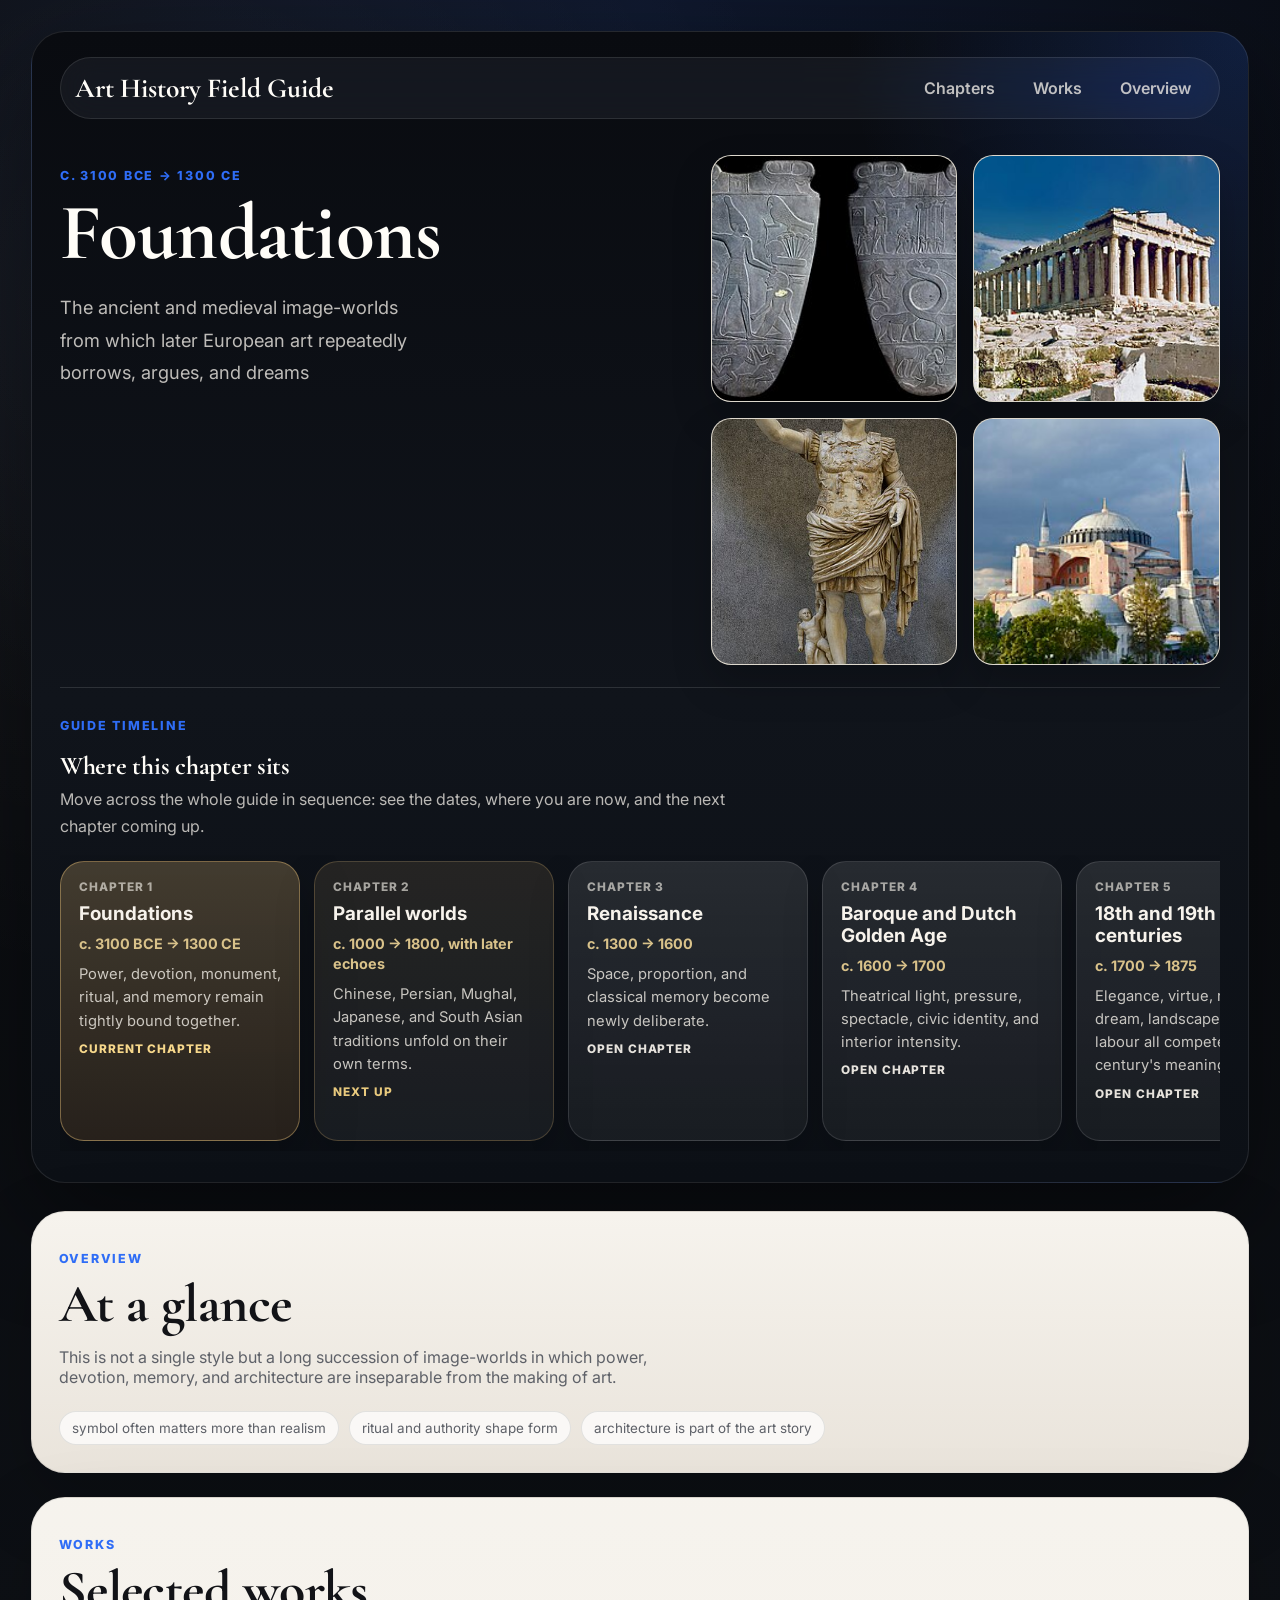
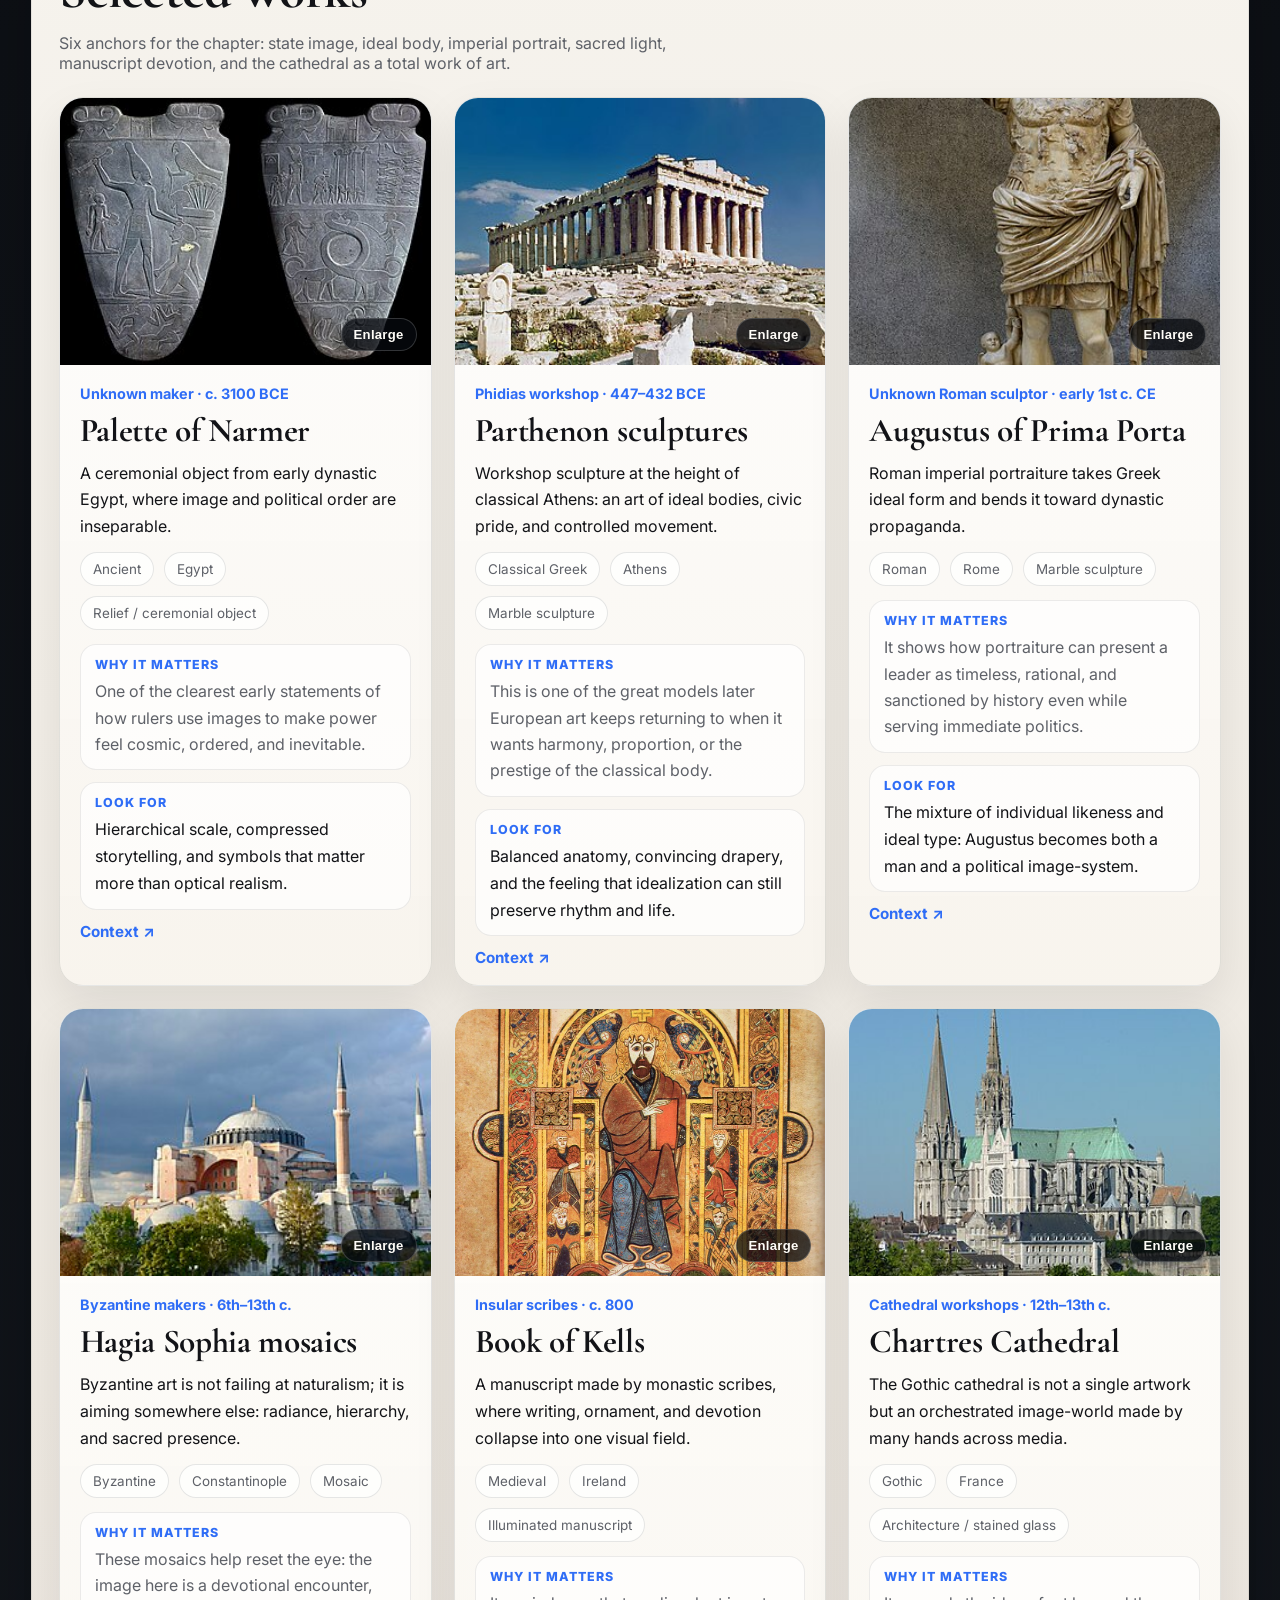
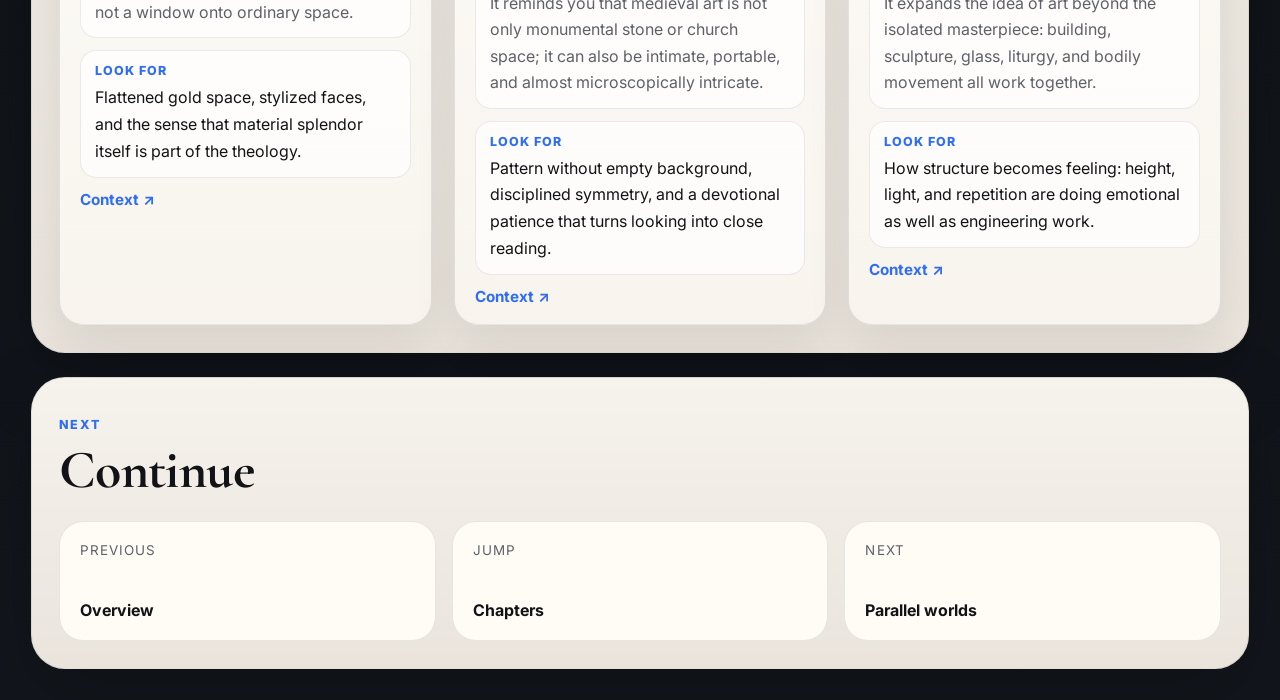
<file: periods/foundations.html>
<!DOCTYPE html>
<html lang="en">
<head>
  <meta charset="UTF-8" />
  <meta name="viewport" content="width=device-width, initial-scale=1.0" />
  <title>Foundations · Art History Field Guide</title>
  <meta name="description" content="Foundations page of the Art History Field Guide with multiple visual examples and short appreciation notes." />
  <link rel="preconnect" href="https://fonts.googleapis.com">
  <link rel="preconnect" href="https://fonts.gstatic.com" crossorigin>
  <link href="https://fonts.googleapis.com/css2?family=Inter:wght@400;500;600;700;800&family=Cormorant+Garamond:wght@500;600;700&display=swap" rel="stylesheet">
  <link rel="stylesheet" href="../styles.css?v=chapternav3" />
  <style>
    .works-grid--deep {
      grid-template-columns: repeat(3, minmax(0, 1fr));
      gap: 22px;
    }

    @media (max-width: 1180px) {
      .works-grid--deep {
        grid-template-columns: repeat(2, minmax(0, 1fr));
      }
    }

    @media (max-width: 980px) {
      .works-grid--deep {
        grid-template-columns: 1fr;
      }
    }
  </style>
</head>
<body>
  <div class="site-shell">
    <header class="hero hero-period">
      <nav class="topbar">
        <a class="brand" data-no-modal="true" href="../index.html">Art History Field Guide</a>
        <div class="topbar-links">
          <a href="../index.html#periods">Chapters</a>
          <a data-no-modal="true" href="#gallery">Works</a>
          <a data-no-modal="true" href="#flow">Overview</a>
        </div>
      </nav>
      <div class="period-header">
      <!-- generated:period-header-copy:start -->
      <div class="period-header-copy">
        <p class="eyebrow">c. 3100 BCE → 1300 CE</p>
        <h1>Foundations</h1>
        <p class="lede">The ancient and medieval image-worlds from which later European art repeatedly borrows, argues, and dreams</p>
      </div>
      <!-- generated:period-header-copy:end -->
        <div class="period-header-preview">
          <img src="../assets/examples/palette-of-narmer.jpg" alt="Palette of Narmer" loading="eager" /><img src="../assets/examples/parthenon-sculptures.jpg" alt="Parthenon sculptures" loading="eager" /><img src="../assets/examples/augustus-of-prima-porta.jpg" alt="Augustus of Prima Porta" loading="eager" /><img src="../assets/examples/hagia-sophia-mosaics.jpg" alt="Hagia Sophia mosaics" loading="eager" />
        </div>
      </div>
      <!-- generated:chapter-switcher:start -->
      <div class="chapter-switcher">
        <div class="chapter-switcher__intro">
          <p class="eyebrow">Guide timeline</p>
          <h2>Where this chapter sits</h2>
          <p>Move across the whole guide in sequence: see the dates, where you are now, and the next chapter coming up.</p>
        </div>
        <div class="chapter-timeline" role="navigation" aria-label="Art history guide timeline">
          <a class="chapter-stop is-current" href="../periods/foundations.html" aria-current="page"><span class="chapter-stop__index">Chapter 1</span><strong class="chapter-stop__title">Foundations</strong><span class="chapter-stop__range">c. 3100 BCE → 1300 CE</span><span class="chapter-stop__summary">Power, devotion, monument, ritual, and memory remain tightly bound together.</span><span class="chapter-stop__state">Current chapter</span></a>
          <a class="chapter-stop is-next" href="../periods/parallel-worlds.html"><span class="chapter-stop__index">Chapter 2</span><strong class="chapter-stop__title">Parallel worlds</strong><span class="chapter-stop__range">c. 1000 → 1800, with later echoes</span><span class="chapter-stop__summary">Chinese, Persian, Mughal, Japanese, and South Asian traditions unfold on their own terms.</span><span class="chapter-stop__state">Next up</span></a>
          <a class="chapter-stop" href="../periods/renaissance.html"><span class="chapter-stop__index">Chapter 3</span><strong class="chapter-stop__title">Renaissance</strong><span class="chapter-stop__range">c. 1300 → 1600</span><span class="chapter-stop__summary">Space, proportion, and classical memory become newly deliberate.</span><span class="chapter-stop__state">Open chapter</span></a>
          <a class="chapter-stop" href="../periods/baroque-dutch.html"><span class="chapter-stop__index">Chapter 4</span><strong class="chapter-stop__title">Baroque and Dutch Golden Age</strong><span class="chapter-stop__range">c. 1600 → 1700</span><span class="chapter-stop__summary">Theatrical light, pressure, spectacle, civic identity, and interior intensity.</span><span class="chapter-stop__state">Open chapter</span></a>
          <a class="chapter-stop" href="../periods/eighteenth-nineteenth.html"><span class="chapter-stop__index">Chapter 5</span><strong class="chapter-stop__title">18th and 19th centuries</strong><span class="chapter-stop__range">c. 1700 → 1875</span><span class="chapter-stop__summary">Elegance, virtue, revolution, dream, landscape, and labour all compete for the century's meaning.</span><span class="chapter-stop__state">Open chapter</span></a>
          <a class="chapter-stop" href="../periods/impressionism-modern-break.html"><span class="chapter-stop__index">Chapter 6</span><strong class="chapter-stop__title">Impressionism to the modern break</strong><span class="chapter-stop__range">c. 1860 → 1907</span><span class="chapter-stop__summary">Weather, sensation, brushwork, and structural instability open the way toward modernism.</span><span class="chapter-stop__state">Open chapter</span></a>
          <a class="chapter-stop" href="../periods/modernism.html"><span class="chapter-stop__index">Chapter 7</span><strong class="chapter-stop__title">Modernism</strong><span class="chapter-stop__range">c. 1907 → 1970</span><span class="chapter-stop__summary">Fracture, reduction, collage, symbol, gesture, and concept renegotiate the terms of art.</span><span class="chapter-stop__state">Open chapter</span></a>
          <a class="chapter-stop" href="../periods/contemporary.html"><span class="chapter-stop__index">Chapter 8</span><strong class="chapter-stop__title">Contemporary and living questions</strong><span class="chapter-stop__range">c. 1970 → now</span><span class="chapter-stop__summary">Plural, global, and contested: media, identity, institutions, memory, and circulation all shape the encounter.</span><span class="chapter-stop__state">Open chapter</span></a>
        </div>
      </div>
      <!-- generated:chapter-switcher:end -->
    </header>

    <main>
      <section class="panel page-panel" id="flow">
        <div class="section-heading">
          <p class="eyebrow">Overview</p>
          <h2>At a glance</h2>
          <p>This is not a single style but a long succession of image-worlds in which power, devotion, memory, and architecture are inseparable from the making of art.</p>
        </div>
        <div class="notice-strip"><span>symbol often matters more than realism</span><span>ritual and authority shape form</span><span>architecture is part of the art story</span></div>
      </section>
      <section class="panel page-panel" id="gallery">
        <div class="section-heading">
          <div>
            <p class="eyebrow">Works</p>
            <h2>Selected works</h2>
            <p>Six anchors for the chapter: state image, ideal body, imperial portrait, sacred light, manuscript devotion, and the cathedral as a total work of art.</p>
          </div>
          
        </div>
        <div class="works-grid works-grid--deep"><article class="work-card work-card--deep">
      <button class="work-image-link work-image-link--zoom" type="button" data-artwork-zoom="true" data-artwork-image="../assets/examples/palette-of-narmer.jpg" data-artwork-alt="Palette of Narmer" data-artwork-title="Palette of Narmer" data-artwork-meta="Unknown maker · c. 3100 BCE" data-artwork-context="Predynastic Egypt · ceremonial siltstone palette" data-artwork-look="the stacked registers, the ruler shown larger than everyone else, and the way one body is twisted so the story reads clearly rather than naturally" data-artwork-link="https://en.wikipedia.org/wiki/Narmer_Palette" data-artwork-link-label="Open context ↗" aria-label="Open larger view of Palette of Narmer">
        <img src="../assets/examples/palette-of-narmer.jpg" alt="Palette of Narmer by unknown maker" loading="eager" />
        <span class="work-image-badge">Enlarge</span>
      </button>
      <div class="work-copy">
        <p class="work-meta">Unknown maker · c. 3100 BCE</p>
        <h3>Palette of Narmer</h3>
        <p class="work-artist-note">A ceremonial object from early dynastic Egypt, where image and political order are inseparable.</p>
        <div class="tag-row"><span>Ancient</span><span>Egypt</span><span>Relief / ceremonial object</span></div>
        <div class="work-facts"><div><span class="work-facts__label">Why it matters</span><p class="work-why">One of the clearest early statements of how rulers use images to make power feel cosmic, ordered, and inevitable.</p></div><div><span class="work-facts__label">Look for</span><p class="work-look">Hierarchical scale, compressed storytelling, and symbols that matter more than optical realism.</p></div></div>
        <div class="work-links"><a class="deep-link" href="https://en.wikipedia.org/wiki/Narmer_Palette" target="_blank" rel="noreferrer">Context ↗</a></div>
      </div>
    </article><article class="work-card work-card--deep">
      <button class="work-image-link work-image-link--zoom" type="button" data-artwork-zoom="true" data-artwork-image="../assets/examples/parthenon-sculptures.jpg" data-artwork-alt="Parthenon sculptures" data-artwork-title="Parthenon sculptures" data-artwork-meta="Phidias workshop · 447–432 BCE" data-artwork-context="Classical Athens · marble sculpture for the Parthenon" data-artwork-look="the calm control of weight, proportion, and drapery: the bodies feel ideal, but they still seem alive" data-artwork-link="https://en.wikipedia.org/wiki/Parthenon#Sculpture" data-artwork-link-label="Open context ↗" aria-label="Open larger view of Parthenon sculptures">
        <img src="../assets/examples/parthenon-sculptures.jpg" alt="Parthenon sculptures by the workshop of Phidias" loading="eager" />
        <span class="work-image-badge">Enlarge</span>
      </button>
      <div class="work-copy">
        <p class="work-meta">Phidias workshop · 447–432 BCE</p>
        <h3>Parthenon sculptures</h3>
        <p class="work-artist-note">Workshop sculpture at the height of classical Athens: an art of ideal bodies, civic pride, and controlled movement.</p>
        <div class="tag-row"><span>Classical Greek</span><span>Athens</span><span>Marble sculpture</span></div>
        <div class="work-facts"><div><span class="work-facts__label">Why it matters</span><p class="work-why">This is one of the great models later European art keeps returning to when it wants harmony, proportion, or the prestige of the classical body.</p></div><div><span class="work-facts__label">Look for</span><p class="work-look">Balanced anatomy, convincing drapery, and the feeling that idealization can still preserve rhythm and life.</p></div></div>
        <div class="work-links"><a class="deep-link" href="https://en.wikipedia.org/wiki/Parthenon#Sculpture" target="_blank" rel="noreferrer">Context ↗</a></div>
      </div>
    </article><article class="work-card work-card--deep">
      <button class="work-image-link work-image-link--zoom" type="button" data-artwork-zoom="true" data-artwork-image="../assets/examples/augustus-of-prima-porta.jpg" data-artwork-alt="Augustus of Prima Porta" data-artwork-title="Augustus of Prima Porta" data-artwork-meta="Unknown Roman sculptor · early 1st century CE" data-artwork-context="Imperial Rome · marble statue with traces of polychromy" data-artwork-look="the ideal youthful body, the raised speaking arm, and the armor relief that turns military history into imperial myth" data-artwork-link="https://en.wikipedia.org/wiki/Augustus_of_Prima_Porta" data-artwork-link-label="Open context ↗" aria-label="Open larger view of Augustus of Prima Porta">
        <img src="../assets/examples/augustus-of-prima-porta.jpg" alt="Augustus of Prima Porta by an unknown Roman sculptor" loading="eager" />
        <span class="work-image-badge">Enlarge</span>
      </button>
      <div class="work-copy">
        <p class="work-meta">Unknown Roman sculptor · early 1st c. CE</p>
        <h3>Augustus of Prima Porta</h3>
        <p class="work-artist-note">Roman imperial portraiture takes Greek ideal form and bends it toward dynastic propaganda.</p>
        <div class="tag-row"><span>Roman</span><span>Rome</span><span>Marble sculpture</span></div>
        <div class="work-facts"><div><span class="work-facts__label">Why it matters</span><p class="work-why">It shows how portraiture can present a leader as timeless, rational, and sanctioned by history even while serving immediate politics.</p></div><div><span class="work-facts__label">Look for</span><p class="work-look">The mixture of individual likeness and ideal type: Augustus becomes both a man and a political image-system.</p></div></div>
        <div class="work-links"><a class="deep-link" href="https://en.wikipedia.org/wiki/Augustus_of_Prima_Porta" target="_blank" rel="noreferrer">Context ↗</a></div>
      </div>
    </article><article class="work-card work-card--deep">
      <button class="work-image-link work-image-link--zoom" type="button" data-artwork-zoom="true" data-artwork-image="../assets/examples/hagia-sophia-mosaics.jpg" data-artwork-alt="Hagia Sophia mosaics" data-artwork-title="Hagia Sophia mosaics" data-artwork-meta="Byzantine makers · 6th–13th centuries" data-artwork-context="Constantinople / Istanbul · mosaics within Hagia Sophia" data-artwork-look="the gold ground, frontal stillness, and the way sacred presence replaces ordinary depth and atmosphere" data-artwork-link="https://en.wikipedia.org/wiki/Hagia_Sophia" data-artwork-link-label="Open context ↗" aria-label="Open larger view of Hagia Sophia mosaics">
        <img src="../assets/examples/hagia-sophia-mosaics.jpg" alt="Hagia Sophia mosaics by Byzantine makers" loading="eager" />
        <span class="work-image-badge">Enlarge</span>
      </button>
      <div class="work-copy">
        <p class="work-meta">Byzantine makers · 6th–13th c.</p>
        <h3>Hagia Sophia mosaics</h3>
        <p class="work-artist-note">Byzantine art is not failing at naturalism; it is aiming somewhere else: radiance, hierarchy, and sacred presence.</p>
        <div class="tag-row"><span>Byzantine</span><span>Constantinople</span><span>Mosaic</span></div>
        <div class="work-facts"><div><span class="work-facts__label">Why it matters</span><p class="work-why">These mosaics help reset the eye: the image here is a devotional encounter, not a window onto ordinary space.</p></div><div><span class="work-facts__label">Look for</span><p class="work-look">Flattened gold space, stylized faces, and the sense that material splendor itself is part of the theology.</p></div></div>
        <div class="work-links"><a class="deep-link" href="https://en.wikipedia.org/wiki/Hagia_Sophia" target="_blank" rel="noreferrer">Context ↗</a></div>
      </div>
    </article><article class="work-card work-card--deep">
      <button class="work-image-link work-image-link--zoom" type="button" data-artwork-zoom="true" data-artwork-image="../assets/examples/book-of-kells.jpg" data-artwork-alt="Book of Kells" data-artwork-title="Book of Kells" data-artwork-meta="Insular scribes · c. 800" data-artwork-context="Insular manuscript culture · illuminated gospel book" data-artwork-look="knotwork, dense pattern, and the way letters become image-events in their own right" data-artwork-link="https://en.wikipedia.org/wiki/Book_of_Kells" data-artwork-link-label="Open context ↗" aria-label="Open larger view of Book of Kells">
        <img src="../assets/examples/book-of-kells.jpg" alt="Book of Kells by Insular scribes" loading="eager" />
        <span class="work-image-badge">Enlarge</span>
      </button>
      <div class="work-copy">
        <p class="work-meta">Insular scribes · c. 800</p>
        <h3>Book of Kells</h3>
        <p class="work-artist-note">A manuscript made by monastic scribes, where writing, ornament, and devotion collapse into one visual field.</p>
        <div class="tag-row"><span>Medieval</span><span>Ireland</span><span>Illuminated manuscript</span></div>
        <div class="work-facts"><div><span class="work-facts__label">Why it matters</span><p class="work-why">It reminds you that medieval art is not only monumental stone or church space; it can also be intimate, portable, and almost microscopically intricate.</p></div><div><span class="work-facts__label">Look for</span><p class="work-look">Pattern without empty background, disciplined symmetry, and a devotional patience that turns looking into close reading.</p></div></div>
        <div class="work-links"><a class="deep-link" href="https://en.wikipedia.org/wiki/Book_of_Kells" target="_blank" rel="noreferrer">Context ↗</a></div>
      </div>
    </article><article class="work-card work-card--deep">
      <button class="work-image-link work-image-link--zoom" type="button" data-artwork-zoom="true" data-artwork-image="../assets/examples/chartres-cathedral.jpg" data-artwork-alt="Chartres Cathedral" data-artwork-title="Chartres Cathedral" data-artwork-meta="Cathedral workshops · 12th–13th centuries" data-artwork-context="Chartres, France · Gothic architecture and stained glass" data-artwork-look="vertical lift, sculptural portals, and a building conceived as a total environment of stone, light, image, and ritual movement" data-artwork-link="https://en.wikipedia.org/wiki/Chartres_Cathedral" data-artwork-link-label="Open context ↗" aria-label="Open larger view of Chartres Cathedral">
        <img src="../assets/examples/chartres-cathedral.jpg" alt="Chartres Cathedral by cathedral workshops" loading="eager" />
        <span class="work-image-badge">Enlarge</span>
      </button>
      <div class="work-copy">
        <p class="work-meta">Cathedral workshops · 12th–13th c.</p>
        <h3>Chartres Cathedral</h3>
        <p class="work-artist-note">The Gothic cathedral is not a single artwork but an orchestrated image-world made by many hands across media.</p>
        <div class="tag-row"><span>Gothic</span><span>France</span><span>Architecture / stained glass</span></div>
        <div class="work-facts"><div><span class="work-facts__label">Why it matters</span><p class="work-why">It expands the idea of art beyond the isolated masterpiece: building, sculpture, glass, liturgy, and bodily movement all work together.</p></div><div><span class="work-facts__label">Look for</span><p class="work-look">How structure becomes feeling: height, light, and repetition are doing emotional as well as engineering work.</p></div></div>
        <div class="work-links"><a class="deep-link" href="https://en.wikipedia.org/wiki/Chartres_Cathedral" target="_blank" rel="noreferrer">Context ↗</a></div>
      </div>
    </article></div>
      </section>
      <section class="panel page-panel flow-panel">
        <div class="section-heading">
          <p class="eyebrow">Next</p>
          <h2>Continue</h2>
        </div>
        <!-- generated:next-grid:start -->
        <div class="next-grid">
          <a class="next-card" href="../index.html"><span>Previous</span><strong>Overview</strong></a>
          <a class="next-card" href="../index.html#periods"><span>Jump</span><strong>Chapters</strong></a>
          <a class="next-card" href="parallel-worlds.html"><span>Next</span><strong>Parallel worlds</strong></a>
        </div>
        <!-- generated:next-grid:end -->
      </section>
    </main>
  </div>
  <script src="../script.js?v=chapternav3" defer></script>
</body>
</html>
</file>
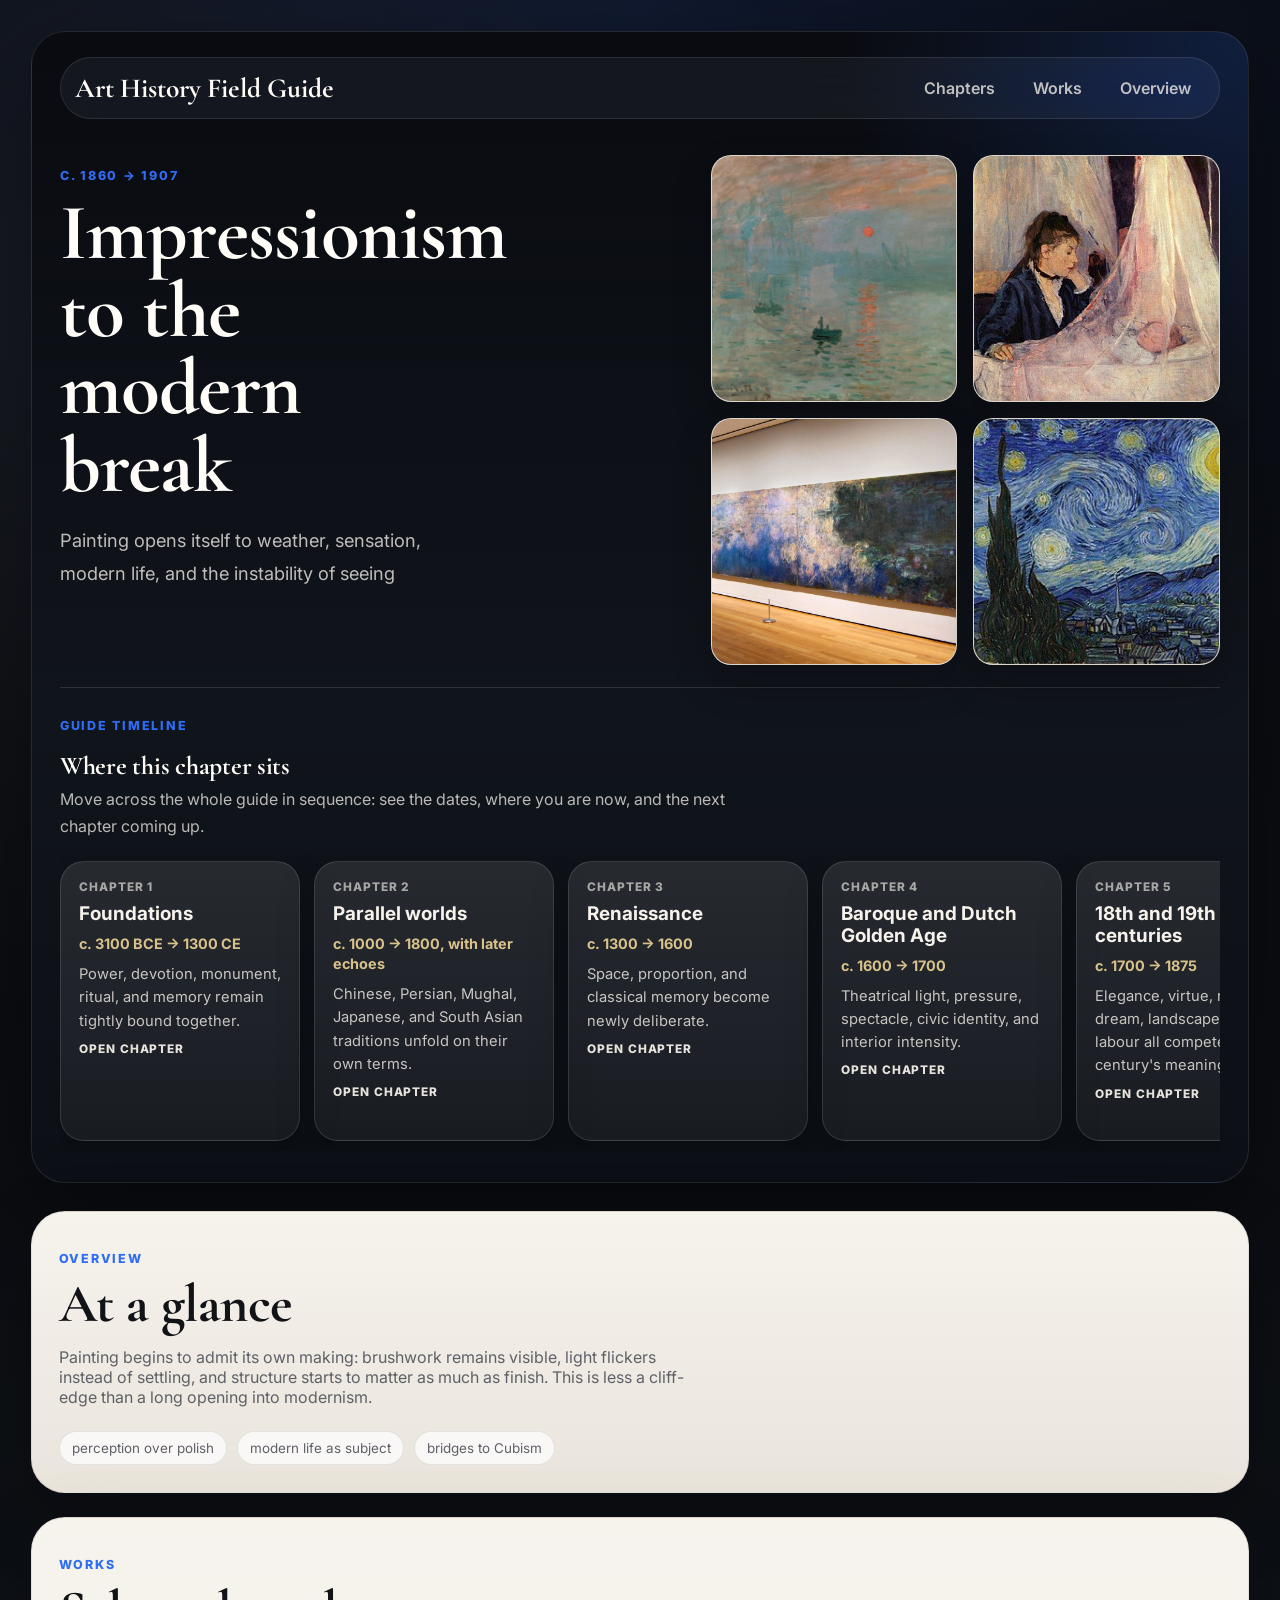
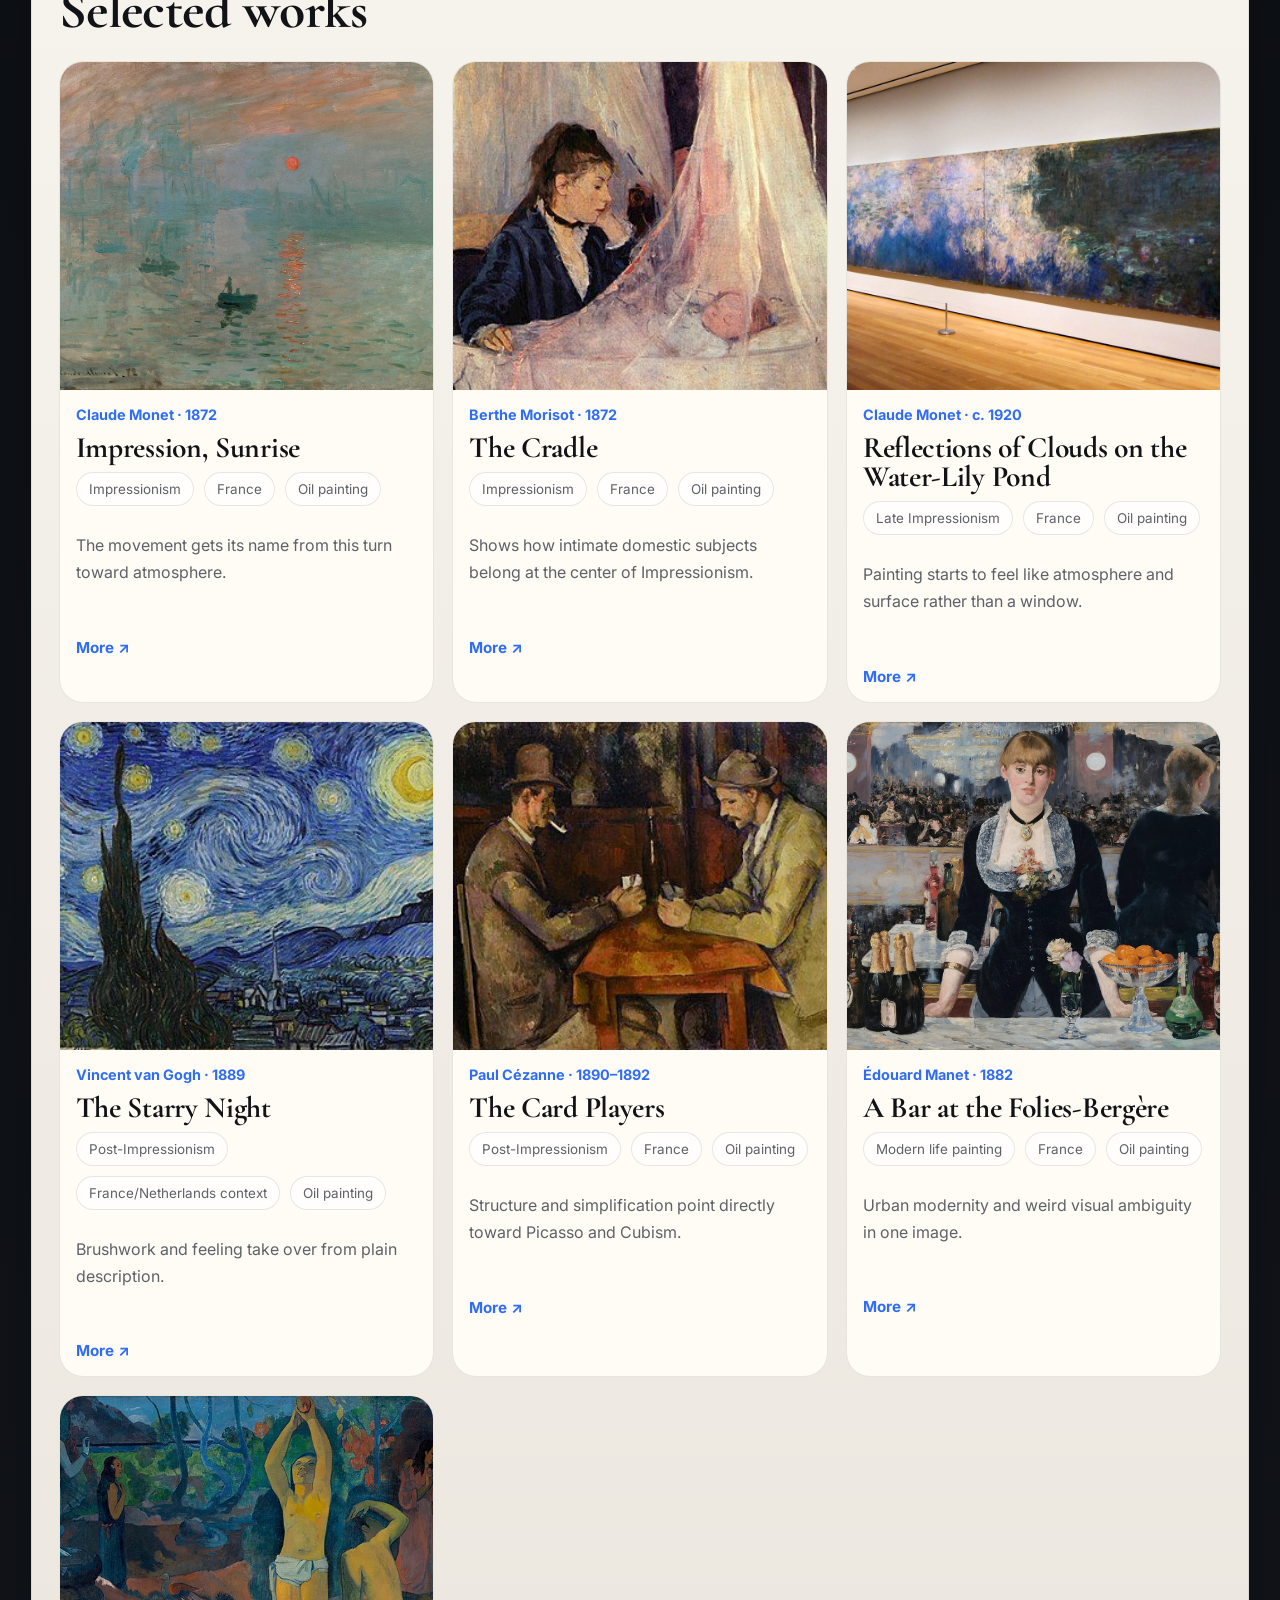
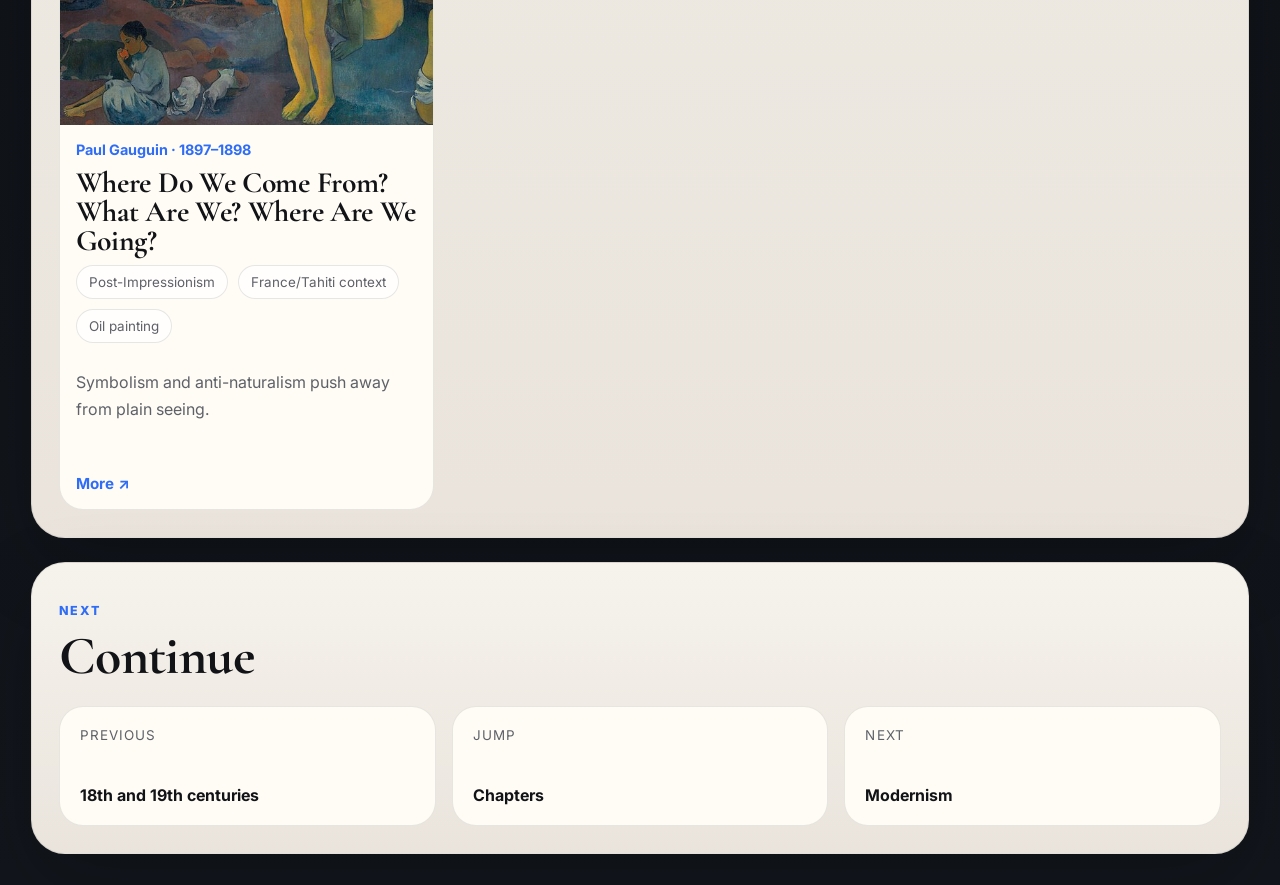
<file: periods/impressionism-modern-break.html>
<!DOCTYPE html>
<html lang="en">
<head>
  <meta charset="UTF-8" />
  <meta name="viewport" content="width=device-width, initial-scale=1.0" />
  <title>Impressionism to the modern break · Art History Field Guide</title>
  <meta name="description" content="Impressionism to the modern break page of the Art History Field Guide with multiple visual examples and short appreciation notes." />
  <link rel="preconnect" href="https://fonts.googleapis.com">
  <link rel="preconnect" href="https://fonts.gstatic.com" crossorigin>
  <link href="https://fonts.googleapis.com/css2?family=Inter:wght@400;500;600;700;800&family=Cormorant+Garamond:wght@500;600;700&display=swap" rel="stylesheet">
  <link rel="stylesheet" href="../styles.css?v=chapternav3" />
</head>
<body>
  <div class="site-shell">
    <header class="hero hero-period">
      <nav class="topbar">
        <a class="brand" data-no-modal="true" href="../index.html">Art History Field Guide</a>
        <div class="topbar-links">
          <a href="../index.html#periods">Chapters</a>
          <a data-no-modal="true" href="#gallery">Works</a>
          <a data-no-modal="true" href="#flow">Overview</a>
        </div>
      </nav>
      <div class="period-header">
      <!-- generated:period-header-copy:start -->
      <div class="period-header-copy">
        <p class="eyebrow">c. 1860 → 1907</p>
        <h1>Impressionism to the modern break</h1>
        <p class="lede">Painting opens itself to weather, sensation, modern life, and the instability of seeing</p>
      </div>
      <!-- generated:period-header-copy:end -->
        <div class="period-header-preview">
          <img src="../assets/examples/impression-sunrise.jpg" alt="Impression, Sunrise" loading="eager" /><img src="../assets/artworks/the-cradle.jpg" alt="The Cradle" loading="eager" /><img src="../assets/artworks/water-lilies.jpg" alt="Reflections of Clouds on the Water-Lily Pond" loading="eager" /><img src="../assets/artworks/starry-night.jpg" alt="The Starry Night" loading="eager" />
        </div>
      </div>
      <!-- generated:chapter-switcher:start -->
      <div class="chapter-switcher">
        <div class="chapter-switcher__intro">
          <p class="eyebrow">Guide timeline</p>
          <h2>Where this chapter sits</h2>
          <p>Move across the whole guide in sequence: see the dates, where you are now, and the next chapter coming up.</p>
        </div>
        <div class="chapter-timeline" role="navigation" aria-label="Art history guide timeline">
          <a class="chapter-stop" href="../periods/foundations.html"><span class="chapter-stop__index">Chapter 1</span><strong class="chapter-stop__title">Foundations</strong><span class="chapter-stop__range">c. 3100 BCE → 1300 CE</span><span class="chapter-stop__summary">Power, devotion, monument, ritual, and memory remain tightly bound together.</span><span class="chapter-stop__state">Open chapter</span></a>
          <a class="chapter-stop" href="../periods/parallel-worlds.html"><span class="chapter-stop__index">Chapter 2</span><strong class="chapter-stop__title">Parallel worlds</strong><span class="chapter-stop__range">c. 1000 → 1800, with later echoes</span><span class="chapter-stop__summary">Chinese, Persian, Mughal, Japanese, and South Asian traditions unfold on their own terms.</span><span class="chapter-stop__state">Open chapter</span></a>
          <a class="chapter-stop" href="../periods/renaissance.html"><span class="chapter-stop__index">Chapter 3</span><strong class="chapter-stop__title">Renaissance</strong><span class="chapter-stop__range">c. 1300 → 1600</span><span class="chapter-stop__summary">Space, proportion, and classical memory become newly deliberate.</span><span class="chapter-stop__state">Open chapter</span></a>
          <a class="chapter-stop" href="../periods/baroque-dutch.html"><span class="chapter-stop__index">Chapter 4</span><strong class="chapter-stop__title">Baroque and Dutch Golden Age</strong><span class="chapter-stop__range">c. 1600 → 1700</span><span class="chapter-stop__summary">Theatrical light, pressure, spectacle, civic identity, and interior intensity.</span><span class="chapter-stop__state">Open chapter</span></a>
          <a class="chapter-stop" href="../periods/eighteenth-nineteenth.html"><span class="chapter-stop__index">Chapter 5</span><strong class="chapter-stop__title">18th and 19th centuries</strong><span class="chapter-stop__range">c. 1700 → 1875</span><span class="chapter-stop__summary">Elegance, virtue, revolution, dream, landscape, and labour all compete for the century's meaning.</span><span class="chapter-stop__state">Open chapter</span></a>
          <a class="chapter-stop is-current" href="../periods/impressionism-modern-break.html" aria-current="page"><span class="chapter-stop__index">Chapter 6</span><strong class="chapter-stop__title">Impressionism to the modern break</strong><span class="chapter-stop__range">c. 1860 → 1907</span><span class="chapter-stop__summary">Weather, sensation, brushwork, and structural instability open the way toward modernism.</span><span class="chapter-stop__state">Current chapter</span></a>
          <a class="chapter-stop is-next" href="../periods/modernism.html"><span class="chapter-stop__index">Chapter 7</span><strong class="chapter-stop__title">Modernism</strong><span class="chapter-stop__range">c. 1907 → 1970</span><span class="chapter-stop__summary">Fracture, reduction, collage, symbol, gesture, and concept renegotiate the terms of art.</span><span class="chapter-stop__state">Next up</span></a>
          <a class="chapter-stop" href="../periods/contemporary.html"><span class="chapter-stop__index">Chapter 8</span><strong class="chapter-stop__title">Contemporary and living questions</strong><span class="chapter-stop__range">c. 1970 → now</span><span class="chapter-stop__summary">Plural, global, and contested: media, identity, institutions, memory, and circulation all shape the encounter.</span><span class="chapter-stop__state">Open chapter</span></a>
        </div>
      </div>
      <!-- generated:chapter-switcher:end -->
    </header>

    <main>
      <section class="panel page-panel" id="flow">
        <div class="section-heading">
          <p class="eyebrow">Overview</p>
          <h2>At a glance</h2>
          <p>Painting begins to admit its own making: brushwork remains visible, light flickers instead of settling, and structure starts to matter as much as finish. This is less a cliff-edge than a long opening into modernism.</p>
        </div>
        <div class="notice-strip"><span>perception over polish</span><span>modern life as subject</span><span>bridges to Cubism</span></div>
      </section>
      <section class="panel page-panel" id="gallery">
        <div class="section-heading">
          <div>
            <p class="eyebrow">Works</p>
            <h2>Selected works</h2>
          </div>
          
        </div>
        <div class="works-grid"><article class="work-card">
      <a class="work-image-link" href="https://en.wikipedia.org/wiki/Impression,_Sunrise" target="_blank" rel="noreferrer">
        <img src="../assets/examples/impression-sunrise.jpg" alt="Impression, Sunrise by Claude Monet" loading="eager" />
      </a>
      <div class="work-copy">
        <p class="work-meta">Claude Monet · 1872</p>
        <h3>Impression, Sunrise</h3>
        <div class="tag-row"><span>Impressionism</span><span>France</span><span>Oil painting</span></div>
        <p class="work-why">The movement gets its name from this turn toward atmosphere.</p>
        <a class="deep-link" href="https://en.wikipedia.org/wiki/Impression,_Sunrise" target="_blank" rel="noreferrer">More ↗</a>
      </div>
    </article><article class="work-card">
      <a class="work-image-link" href="https://en.wikipedia.org/wiki/The_Cradle_(Morisot)" target="_blank" rel="noreferrer">
        <img src="../assets/artworks/the-cradle.jpg" alt="The Cradle by Berthe Morisot" loading="eager" />
      </a>
      <div class="work-copy">
        <p class="work-meta">Berthe Morisot · 1872</p>
        <h3>The Cradle</h3>
        <div class="tag-row"><span>Impressionism</span><span>France</span><span>Oil painting</span></div>
        <p class="work-why">Shows how intimate domestic subjects belong at the center of Impressionism.</p>
        <a class="deep-link" href="https://en.wikipedia.org/wiki/The_Cradle_(Morisot)" target="_blank" rel="noreferrer">More ↗</a>
      </div>
    </article><article class="work-card">
      <a class="work-image-link" href="https://en.wikipedia.org/wiki/Water_Lilies_(Monet_series)" target="_blank" rel="noreferrer">
        <img src="../assets/artworks/water-lilies.jpg" alt="Reflections of Clouds on the Water-Lily Pond by Claude Monet" loading="eager" />
      </a>
      <div class="work-copy">
        <p class="work-meta">Claude Monet · c. 1920</p>
        <h3>Reflections of Clouds on the Water-Lily Pond</h3>
        <div class="tag-row"><span>Late Impressionism</span><span>France</span><span>Oil painting</span></div>
        <p class="work-why">Painting starts to feel like atmosphere and surface rather than a window.</p>
        <a class="deep-link" href="https://en.wikipedia.org/wiki/Water_Lilies_(Monet_series)" target="_blank" rel="noreferrer">More ↗</a>
      </div>
    </article><article class="work-card">
      <a class="work-image-link" href="https://en.wikipedia.org/wiki/The_Starry_Night" target="_blank" rel="noreferrer">
        <img src="../assets/artworks/starry-night.jpg" alt="The Starry Night by Vincent van Gogh" loading="eager" />
      </a>
      <div class="work-copy">
        <p class="work-meta">Vincent van Gogh · 1889</p>
        <h3>The Starry Night</h3>
        <div class="tag-row"><span>Post-Impressionism</span><span>France/Netherlands context</span><span>Oil painting</span></div>
        <p class="work-why">Brushwork and feeling take over from plain description.</p>
        <a class="deep-link" href="https://en.wikipedia.org/wiki/The_Starry_Night" target="_blank" rel="noreferrer">More ↗</a>
      </div>
    </article><article class="work-card">
      <a class="work-image-link" href="https://en.wikipedia.org/wiki/The_Card_Players" target="_blank" rel="noreferrer">
        <img src="../assets/artworks/card-players.jpg" alt="The Card Players by Paul Cézanne" loading="eager" />
      </a>
      <div class="work-copy">
        <p class="work-meta">Paul Cézanne · 1890–1892</p>
        <h3>The Card Players</h3>
        <div class="tag-row"><span>Post-Impressionism</span><span>France</span><span>Oil painting</span></div>
        <p class="work-why">Structure and simplification point directly toward Picasso and Cubism.</p>
        <a class="deep-link" href="https://en.wikipedia.org/wiki/The_Card_Players" target="_blank" rel="noreferrer">More ↗</a>
      </div>
    </article><article class="work-card">
      <a class="work-image-link" href="https://en.wikipedia.org/wiki/A_Bar_at_the_Folies-Berg%C3%A8re" target="_blank" rel="noreferrer">
        <img src="../assets/examples/a-bar-at-the-folies-bergere.jpg" alt="A Bar at the Folies-Bergère by Édouard Manet" loading="eager" />
      </a>
      <div class="work-copy">
        <p class="work-meta">Édouard Manet · 1882</p>
        <h3>A Bar at the Folies-Bergère</h3>
        <div class="tag-row"><span>Modern life painting</span><span>France</span><span>Oil painting</span></div>
        <p class="work-why">Urban modernity and weird visual ambiguity in one image.</p>
        <a class="deep-link" href="https://en.wikipedia.org/wiki/A_Bar_at_the_Folies-Berg%C3%A8re" target="_blank" rel="noreferrer">More ↗</a>
      </div>
    </article><article class="work-card">
      <a class="work-image-link" href="https://en.wikipedia.org/wiki/Where_Do_We_Come_From%3F_What_Are_We%3F_Where_Are_We_Going%3F" target="_blank" rel="noreferrer">
        <img src="../assets/examples/where-do-we-come-from-what-are-we-where-are-we-going.jpg" alt="Where Do We Come From? What Are We? Where Are We Going? by Paul Gauguin" loading="eager" />
      </a>
      <div class="work-copy">
        <p class="work-meta">Paul Gauguin · 1897–1898</p>
        <h3>Where Do We Come From? What Are We? Where Are We Going?</h3>
        <div class="tag-row"><span>Post-Impressionism</span><span>France/Tahiti context</span><span>Oil painting</span></div>
        <p class="work-why">Symbolism and anti-naturalism push away from plain seeing.</p>
        <a class="deep-link" href="https://en.wikipedia.org/wiki/Where_Do_We_Come_From%3F_What_Are_We%3F_Where_Are_We_Going%3F" target="_blank" rel="noreferrer">More ↗</a>
      </div>
    </article></div>
      </section>
      <section class="panel page-panel flow-panel">
        <div class="section-heading">
          <p class="eyebrow">Next</p>
          <h2>Continue</h2>
        </div>
        <!-- generated:next-grid:start -->
        <div class="next-grid">
          <a class="next-card" href="eighteenth-nineteenth.html"><span>Previous</span><strong>18th and 19th centuries</strong></a>
          <a class="next-card" href="../index.html#periods"><span>Jump</span><strong>Chapters</strong></a>
          <a class="next-card" href="modernism.html"><span>Next</span><strong>Modernism</strong></a>
        </div>
        <!-- generated:next-grid:end -->
      </section>
    </main>
  </div>
  <script src="../script.js?v=chapternav3" defer></script>
</body>
</html>
</file>
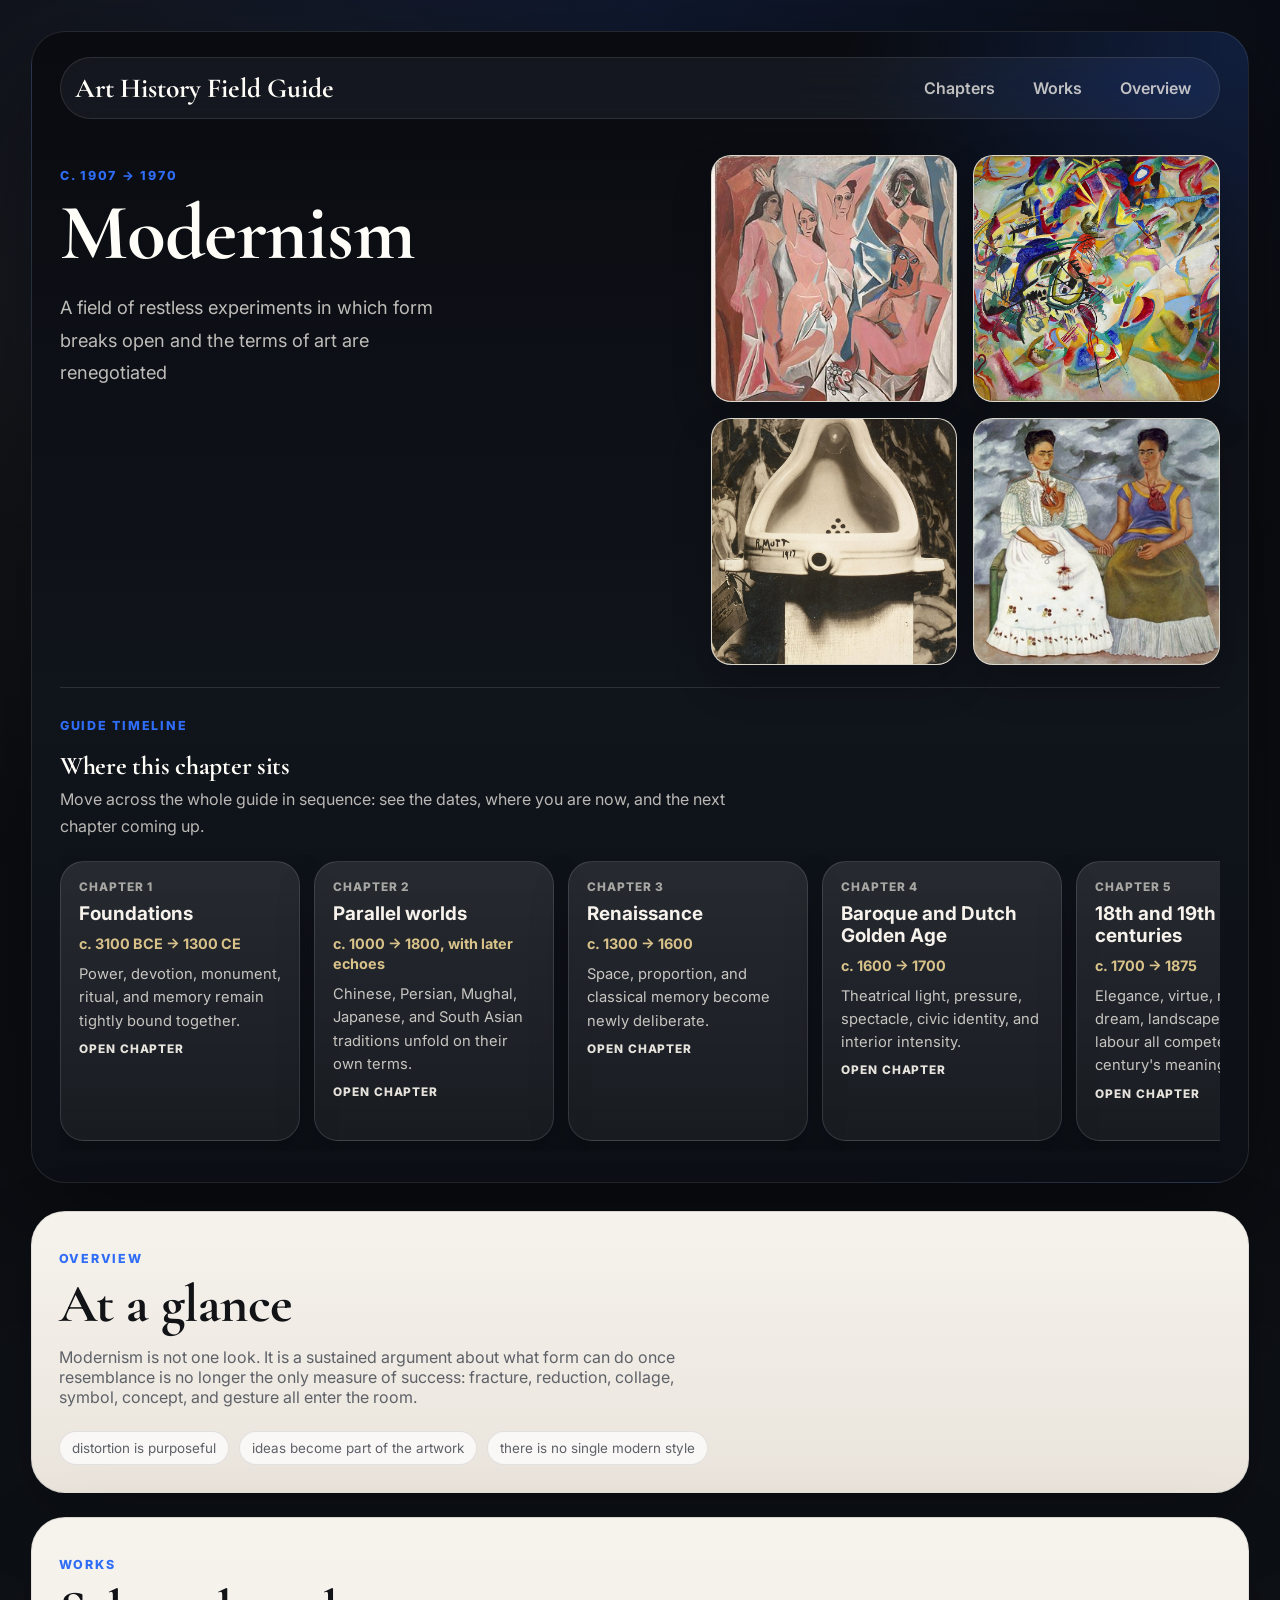
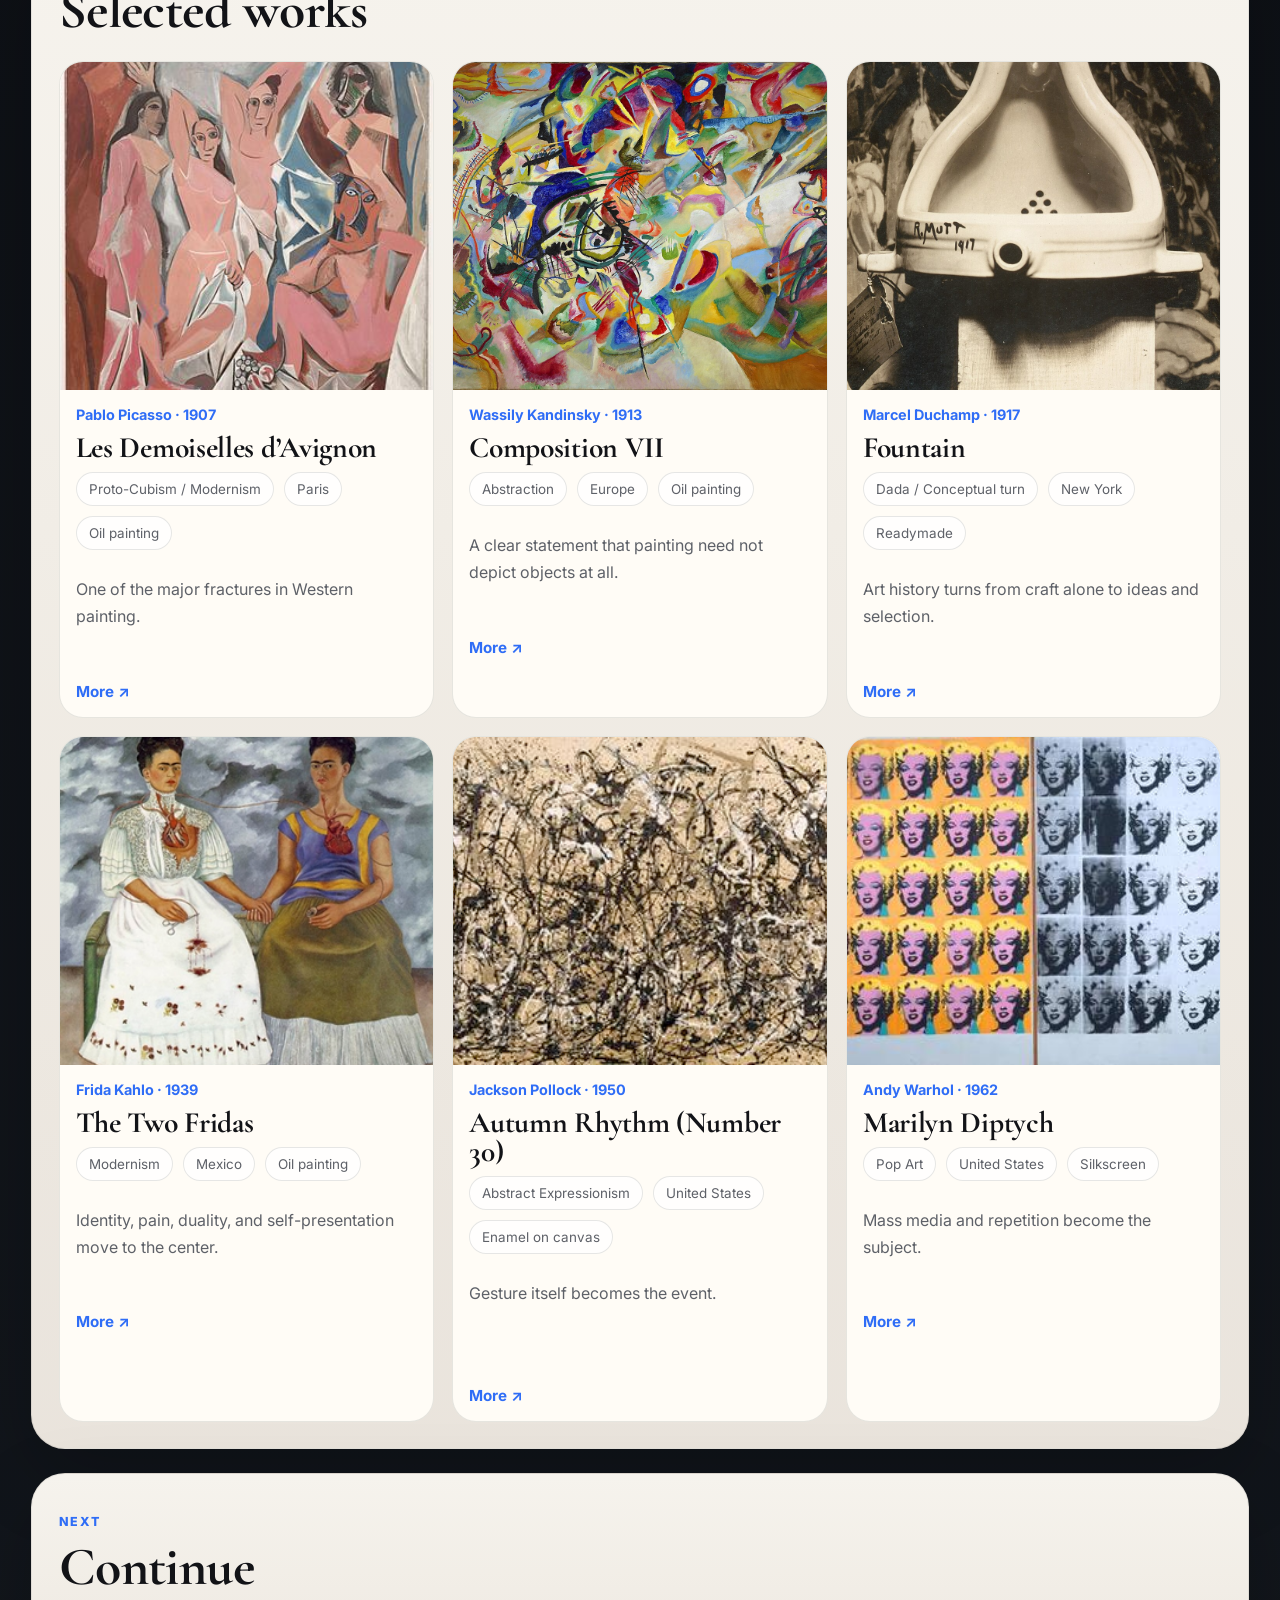
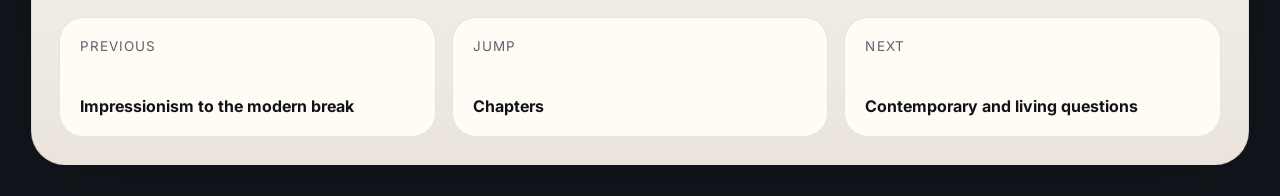
<file: periods/modernism.html>
<!DOCTYPE html>
<html lang="en">
<head>
  <meta charset="UTF-8" />
  <meta name="viewport" content="width=device-width, initial-scale=1.0" />
  <title>Modernism · Art History Field Guide</title>
  <meta name="description" content="Modernism page of the Art History Field Guide with multiple visual examples and short appreciation notes." />
  <link rel="preconnect" href="https://fonts.googleapis.com">
  <link rel="preconnect" href="https://fonts.gstatic.com" crossorigin>
  <link href="https://fonts.googleapis.com/css2?family=Inter:wght@400;500;600;700;800&family=Cormorant+Garamond:wght@500;600;700&display=swap" rel="stylesheet">
  <link rel="stylesheet" href="../styles.css?v=chapternav3" />
</head>
<body>
  <div class="site-shell">
    <header class="hero hero-period">
      <nav class="topbar">
        <a class="brand" data-no-modal="true" href="../index.html">Art History Field Guide</a>
        <div class="topbar-links">
          <a href="../index.html#periods">Chapters</a>
          <a data-no-modal="true" href="#gallery">Works</a>
          <a data-no-modal="true" href="#flow">Overview</a>
        </div>
      </nav>
      <div class="period-header">
      <!-- generated:period-header-copy:start -->
      <div class="period-header-copy">
        <p class="eyebrow">c. 1907 → 1970</p>
        <h1>Modernism</h1>
        <p class="lede">A field of restless experiments in which form breaks open and the terms of art are renegotiated</p>
      </div>
      <!-- generated:period-header-copy:end -->
        <div class="period-header-preview">
          <img src="../assets/examples/les-demoiselles-davignon.jpg" alt="Les Demoiselles d’Avignon" loading="eager" /><img src="../assets/examples/composition-vii.jpg" alt="Composition VII" loading="eager" /><img src="../assets/examples/fountain.jpg" alt="Fountain" loading="eager" /><img src="../assets/examples/the-two-fridas.jpg" alt="The Two Fridas" loading="eager" />
        </div>
      </div>
      <!-- generated:chapter-switcher:start -->
      <div class="chapter-switcher">
        <div class="chapter-switcher__intro">
          <p class="eyebrow">Guide timeline</p>
          <h2>Where this chapter sits</h2>
          <p>Move across the whole guide in sequence: see the dates, where you are now, and the next chapter coming up.</p>
        </div>
        <div class="chapter-timeline" role="navigation" aria-label="Art history guide timeline">
          <a class="chapter-stop" href="../periods/foundations.html"><span class="chapter-stop__index">Chapter 1</span><strong class="chapter-stop__title">Foundations</strong><span class="chapter-stop__range">c. 3100 BCE → 1300 CE</span><span class="chapter-stop__summary">Power, devotion, monument, ritual, and memory remain tightly bound together.</span><span class="chapter-stop__state">Open chapter</span></a>
          <a class="chapter-stop" href="../periods/parallel-worlds.html"><span class="chapter-stop__index">Chapter 2</span><strong class="chapter-stop__title">Parallel worlds</strong><span class="chapter-stop__range">c. 1000 → 1800, with later echoes</span><span class="chapter-stop__summary">Chinese, Persian, Mughal, Japanese, and South Asian traditions unfold on their own terms.</span><span class="chapter-stop__state">Open chapter</span></a>
          <a class="chapter-stop" href="../periods/renaissance.html"><span class="chapter-stop__index">Chapter 3</span><strong class="chapter-stop__title">Renaissance</strong><span class="chapter-stop__range">c. 1300 → 1600</span><span class="chapter-stop__summary">Space, proportion, and classical memory become newly deliberate.</span><span class="chapter-stop__state">Open chapter</span></a>
          <a class="chapter-stop" href="../periods/baroque-dutch.html"><span class="chapter-stop__index">Chapter 4</span><strong class="chapter-stop__title">Baroque and Dutch Golden Age</strong><span class="chapter-stop__range">c. 1600 → 1700</span><span class="chapter-stop__summary">Theatrical light, pressure, spectacle, civic identity, and interior intensity.</span><span class="chapter-stop__state">Open chapter</span></a>
          <a class="chapter-stop" href="../periods/eighteenth-nineteenth.html"><span class="chapter-stop__index">Chapter 5</span><strong class="chapter-stop__title">18th and 19th centuries</strong><span class="chapter-stop__range">c. 1700 → 1875</span><span class="chapter-stop__summary">Elegance, virtue, revolution, dream, landscape, and labour all compete for the century's meaning.</span><span class="chapter-stop__state">Open chapter</span></a>
          <a class="chapter-stop" href="../periods/impressionism-modern-break.html"><span class="chapter-stop__index">Chapter 6</span><strong class="chapter-stop__title">Impressionism to the modern break</strong><span class="chapter-stop__range">c. 1860 → 1907</span><span class="chapter-stop__summary">Weather, sensation, brushwork, and structural instability open the way toward modernism.</span><span class="chapter-stop__state">Open chapter</span></a>
          <a class="chapter-stop is-current" href="../periods/modernism.html" aria-current="page"><span class="chapter-stop__index">Chapter 7</span><strong class="chapter-stop__title">Modernism</strong><span class="chapter-stop__range">c. 1907 → 1970</span><span class="chapter-stop__summary">Fracture, reduction, collage, symbol, gesture, and concept renegotiate the terms of art.</span><span class="chapter-stop__state">Current chapter</span></a>
          <a class="chapter-stop is-next" href="../periods/contemporary.html"><span class="chapter-stop__index">Chapter 8</span><strong class="chapter-stop__title">Contemporary and living questions</strong><span class="chapter-stop__range">c. 1970 → now</span><span class="chapter-stop__summary">Plural, global, and contested: media, identity, institutions, memory, and circulation all shape the encounter.</span><span class="chapter-stop__state">Next up</span></a>
        </div>
      </div>
      <!-- generated:chapter-switcher:end -->
    </header>

    <main>
      <section class="panel page-panel" id="flow">
        <div class="section-heading">
          <p class="eyebrow">Overview</p>
          <h2>At a glance</h2>
          <p>Modernism is not one look. It is a sustained argument about what form can do once resemblance is no longer the only measure of success: fracture, reduction, collage, symbol, concept, and gesture all enter the room.</p>
        </div>
        <div class="notice-strip"><span>distortion is purposeful</span><span>ideas become part of the artwork</span><span>there is no single modern style</span></div>
      </section>
      <section class="panel page-panel" id="gallery">
        <div class="section-heading">
          <div>
            <p class="eyebrow">Works</p>
            <h2>Selected works</h2>
          </div>
          
        </div>
        <div class="works-grid"><article class="work-card">
      <a class="work-image-link" href="https://en.wikipedia.org/wiki/Les_Demoiselles_d%27Avignon" target="_blank" rel="noreferrer">
        <img src="../assets/examples/les-demoiselles-davignon.jpg" alt="Les Demoiselles d’Avignon by Pablo Picasso" loading="eager" />
      </a>
      <div class="work-copy">
        <p class="work-meta">Pablo Picasso · 1907</p>
        <h3>Les Demoiselles d’Avignon</h3>
        <div class="tag-row"><span>Proto-Cubism / Modernism</span><span>Paris</span><span>Oil painting</span></div>
        <p class="work-why">One of the major fractures in Western painting.</p>
        <a class="deep-link" href="https://en.wikipedia.org/wiki/Les_Demoiselles_d%27Avignon" target="_blank" rel="noreferrer">More ↗</a>
      </div>
    </article><article class="work-card">
      <a class="work-image-link" href="https://en.wikipedia.org/wiki/Composition_VII" target="_blank" rel="noreferrer">
        <img src="../assets/examples/composition-vii.jpg" alt="Composition VII by Wassily Kandinsky" loading="eager" />
      </a>
      <div class="work-copy">
        <p class="work-meta">Wassily Kandinsky · 1913</p>
        <h3>Composition VII</h3>
        <div class="tag-row"><span>Abstraction</span><span>Europe</span><span>Oil painting</span></div>
        <p class="work-why">A clear statement that painting need not depict objects at all.</p>
        <a class="deep-link" href="https://en.wikipedia.org/wiki/Composition_VII" target="_blank" rel="noreferrer">More ↗</a>
      </div>
    </article><article class="work-card">
      <a class="work-image-link" href="https://en.wikipedia.org/wiki/Fountain_(Duchamp)" target="_blank" rel="noreferrer">
        <img src="../assets/examples/fountain.jpg" alt="Fountain by Marcel Duchamp" loading="eager" />
      </a>
      <div class="work-copy">
        <p class="work-meta">Marcel Duchamp · 1917</p>
        <h3>Fountain</h3>
        <div class="tag-row"><span>Dada / Conceptual turn</span><span>New York</span><span>Readymade</span></div>
        <p class="work-why">Art history turns from craft alone to ideas and selection.</p>
        <a class="deep-link" href="https://en.wikipedia.org/wiki/Fountain_(Duchamp)" target="_blank" rel="noreferrer">More ↗</a>
      </div>
    </article><article class="work-card">
      <a class="work-image-link" href="https://en.wikipedia.org/wiki/The_Two_Fridas" target="_blank" rel="noreferrer">
        <img src="../assets/examples/the-two-fridas.jpg" alt="The Two Fridas by Frida Kahlo" loading="eager" />
      </a>
      <div class="work-copy">
        <p class="work-meta">Frida Kahlo · 1939</p>
        <h3>The Two Fridas</h3>
        <div class="tag-row"><span>Modernism</span><span>Mexico</span><span>Oil painting</span></div>
        <p class="work-why">Identity, pain, duality, and self-presentation move to the center.</p>
        <a class="deep-link" href="https://en.wikipedia.org/wiki/The_Two_Fridas" target="_blank" rel="noreferrer">More ↗</a>
      </div>
    </article><article class="work-card">
      <a class="work-image-link" href="https://en.wikipedia.org/wiki/Autumn_Rhythm_(Number_30)" target="_blank" rel="noreferrer">
        <img src="../assets/examples/autumn-rhythm-number-30.jpg" alt="Autumn Rhythm (Number 30) by Jackson Pollock" loading="eager" />
      </a>
      <div class="work-copy">
        <p class="work-meta">Jackson Pollock · 1950</p>
        <h3>Autumn Rhythm (Number 30)</h3>
        <div class="tag-row"><span>Abstract Expressionism</span><span>United States</span><span>Enamel on canvas</span></div>
        <p class="work-why">Gesture itself becomes the event.</p>
        <a class="deep-link" href="https://en.wikipedia.org/wiki/Autumn_Rhythm_(Number_30)" target="_blank" rel="noreferrer">More ↗</a>
      </div>
    </article><article class="work-card">
      <a class="work-image-link" href="https://en.wikipedia.org/wiki/Marilyn_Diptych" target="_blank" rel="noreferrer">
        <img src="../assets/examples/marilyn-diptych.jpg" alt="Marilyn Diptych by Andy Warhol" loading="eager" />
      </a>
      <div class="work-copy">
        <p class="work-meta">Andy Warhol · 1962</p>
        <h3>Marilyn Diptych</h3>
        <div class="tag-row"><span>Pop Art</span><span>United States</span><span>Silkscreen</span></div>
        <p class="work-why">Mass media and repetition become the subject.</p>
        <a class="deep-link" href="https://en.wikipedia.org/wiki/Marilyn_Diptych" target="_blank" rel="noreferrer">More ↗</a>
      </div>
    </article></div>
      </section>
      <section class="panel page-panel flow-panel">
        <div class="section-heading">
          <p class="eyebrow">Next</p>
          <h2>Continue</h2>
        </div>
        <!-- generated:next-grid:start -->
        <div class="next-grid">
          <a class="next-card" href="impressionism-modern-break.html"><span>Previous</span><strong>Impressionism to the modern break</strong></a>
          <a class="next-card" href="../index.html#periods"><span>Jump</span><strong>Chapters</strong></a>
          <a class="next-card" href="contemporary.html"><span>Next</span><strong>Contemporary and living questions</strong></a>
        </div>
        <!-- generated:next-grid:end -->
      </section>
    </main>
  </div>
  <script src="../script.js?v=chapternav3" defer></script>
</body>
</html>
</file>
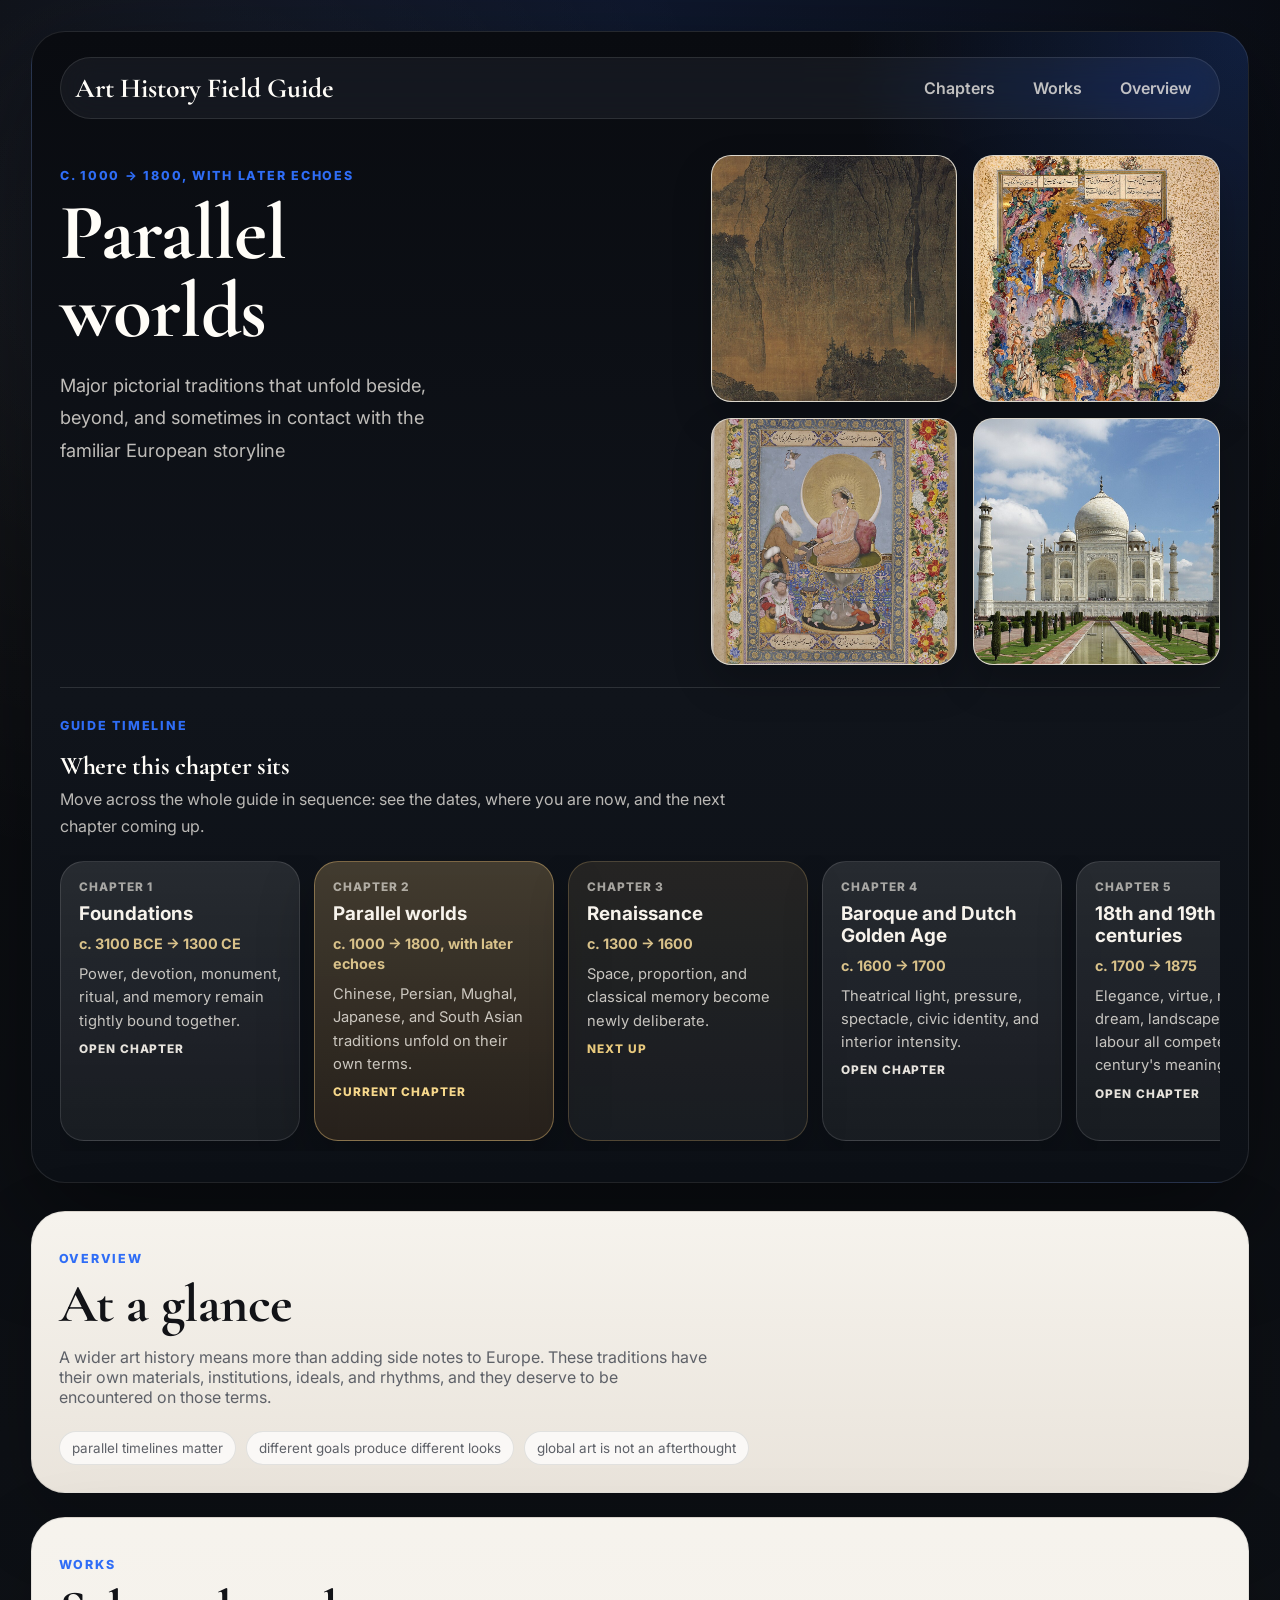
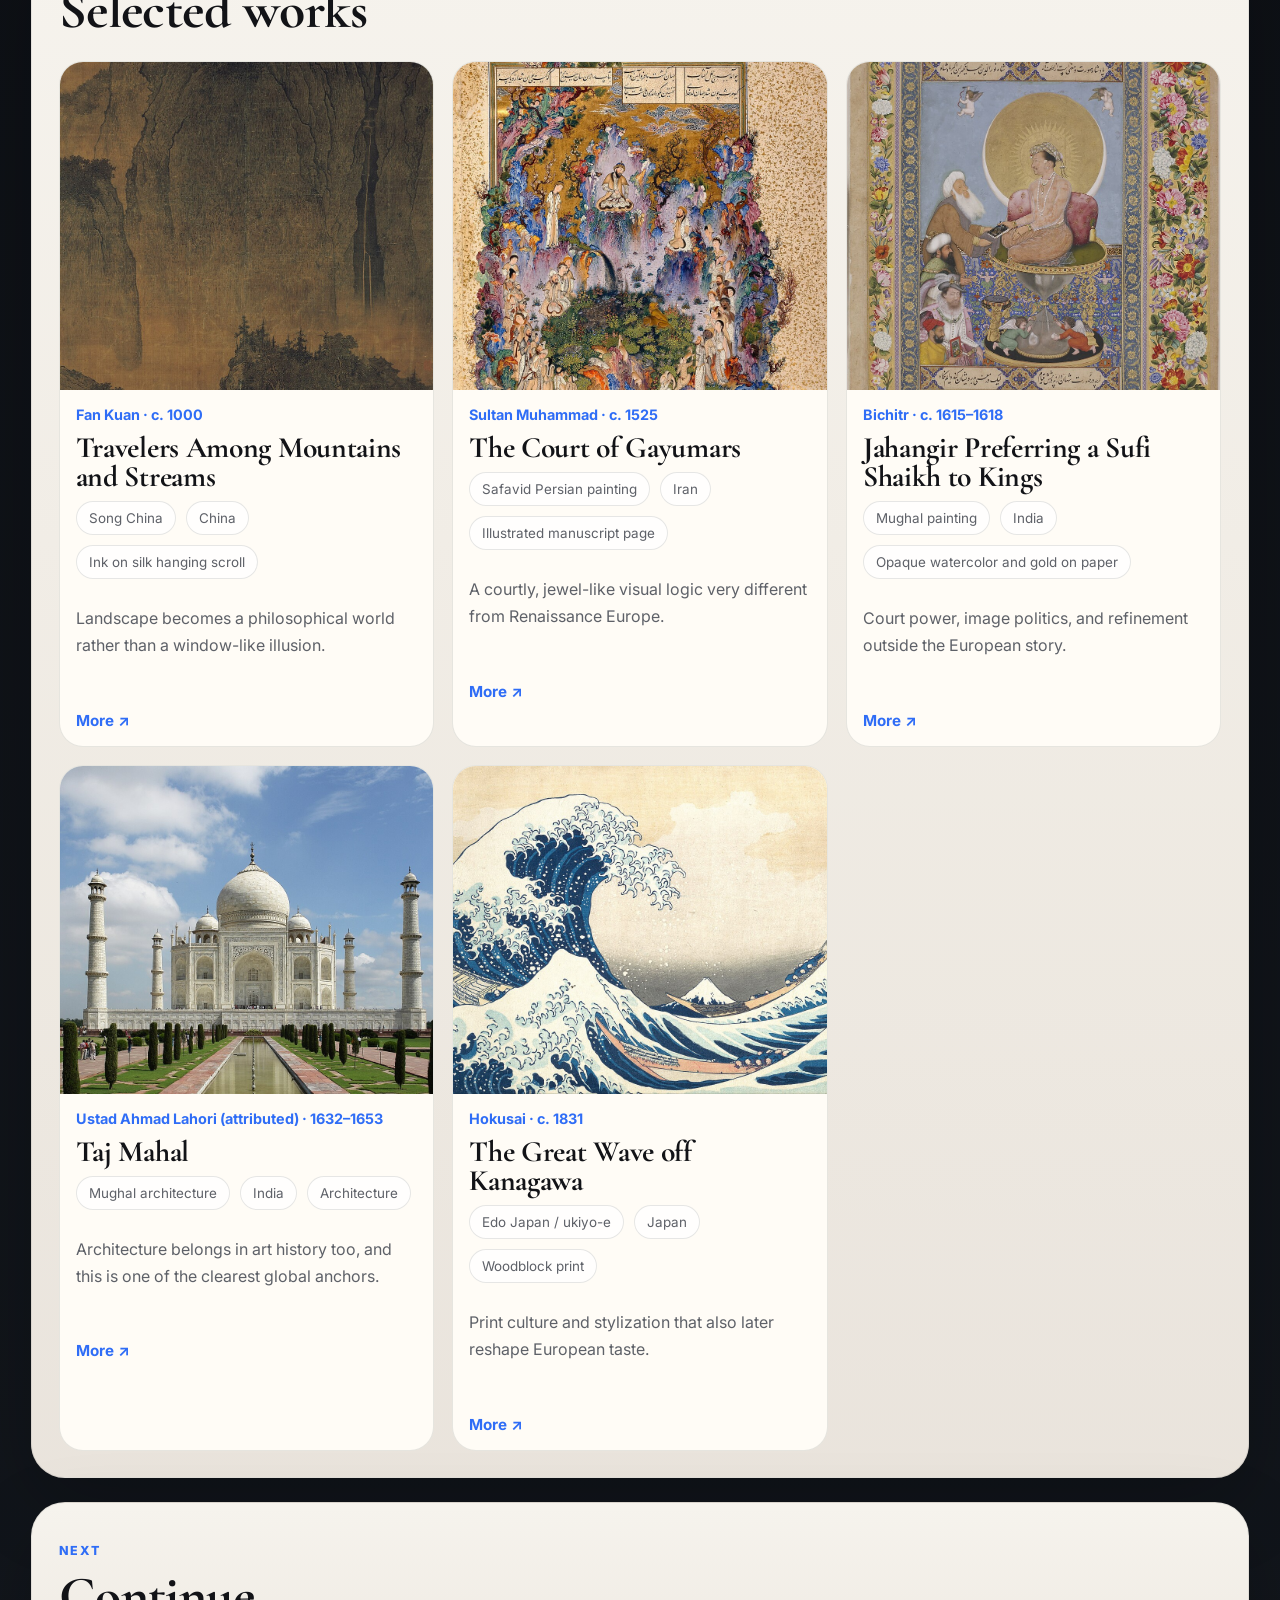
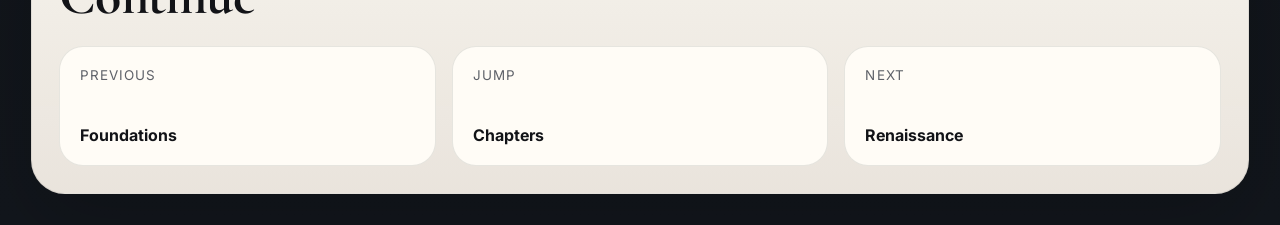
<file: periods/parallel-worlds.html>
<!DOCTYPE html>
<html lang="en">
<head>
  <meta charset="UTF-8" />
  <meta name="viewport" content="width=device-width, initial-scale=1.0" />
  <title>Parallel worlds · Art History Field Guide</title>
  <meta name="description" content="Parallel worlds page of the Art History Field Guide with multiple visual examples and short appreciation notes." />
  <link rel="preconnect" href="https://fonts.googleapis.com">
  <link rel="preconnect" href="https://fonts.gstatic.com" crossorigin>
  <link href="https://fonts.googleapis.com/css2?family=Inter:wght@400;500;600;700;800&family=Cormorant+Garamond:wght@500;600;700&display=swap" rel="stylesheet">
  <link rel="stylesheet" href="../styles.css?v=chapternav3" />
</head>
<body>
  <div class="site-shell">
    <header class="hero hero-period">
      <nav class="topbar">
        <a class="brand" data-no-modal="true" href="../index.html">Art History Field Guide</a>
        <div class="topbar-links">
          <a href="../index.html#periods">Chapters</a>
          <a data-no-modal="true" href="#gallery">Works</a>
          <a data-no-modal="true" href="#flow">Overview</a>
        </div>
      </nav>
      <div class="period-header">
      <!-- generated:period-header-copy:start -->
      <div class="period-header-copy">
        <p class="eyebrow">c. 1000 → 1800, with later echoes</p>
        <h1>Parallel worlds</h1>
        <p class="lede">Major pictorial traditions that unfold beside, beyond, and sometimes in contact with the familiar European storyline</p>
      </div>
      <!-- generated:period-header-copy:end -->
        <div class="period-header-preview">
          <img src="../assets/examples/travelers-among-mountains-and-streams.jpg" alt="Travelers Among Mountains and Streams" loading="eager" /><img src="../assets/examples/the-court-of-gayumars.jpg" alt="The Court of Gayumars" loading="eager" /><img src="../assets/examples/jahangir-preferring-a-sufi-shaikh-to-kings.jpg" alt="Jahangir Preferring a Sufi Shaikh to Kings" loading="eager" /><img src="../assets/examples/taj-mahal.jpg" alt="Taj Mahal" loading="eager" />
        </div>
      </div>
      <!-- generated:chapter-switcher:start -->
      <div class="chapter-switcher">
        <div class="chapter-switcher__intro">
          <p class="eyebrow">Guide timeline</p>
          <h2>Where this chapter sits</h2>
          <p>Move across the whole guide in sequence: see the dates, where you are now, and the next chapter coming up.</p>
        </div>
        <div class="chapter-timeline" role="navigation" aria-label="Art history guide timeline">
          <a class="chapter-stop" href="../periods/foundations.html"><span class="chapter-stop__index">Chapter 1</span><strong class="chapter-stop__title">Foundations</strong><span class="chapter-stop__range">c. 3100 BCE → 1300 CE</span><span class="chapter-stop__summary">Power, devotion, monument, ritual, and memory remain tightly bound together.</span><span class="chapter-stop__state">Open chapter</span></a>
          <a class="chapter-stop is-current" href="../periods/parallel-worlds.html" aria-current="page"><span class="chapter-stop__index">Chapter 2</span><strong class="chapter-stop__title">Parallel worlds</strong><span class="chapter-stop__range">c. 1000 → 1800, with later echoes</span><span class="chapter-stop__summary">Chinese, Persian, Mughal, Japanese, and South Asian traditions unfold on their own terms.</span><span class="chapter-stop__state">Current chapter</span></a>
          <a class="chapter-stop is-next" href="../periods/renaissance.html"><span class="chapter-stop__index">Chapter 3</span><strong class="chapter-stop__title">Renaissance</strong><span class="chapter-stop__range">c. 1300 → 1600</span><span class="chapter-stop__summary">Space, proportion, and classical memory become newly deliberate.</span><span class="chapter-stop__state">Next up</span></a>
          <a class="chapter-stop" href="../periods/baroque-dutch.html"><span class="chapter-stop__index">Chapter 4</span><strong class="chapter-stop__title">Baroque and Dutch Golden Age</strong><span class="chapter-stop__range">c. 1600 → 1700</span><span class="chapter-stop__summary">Theatrical light, pressure, spectacle, civic identity, and interior intensity.</span><span class="chapter-stop__state">Open chapter</span></a>
          <a class="chapter-stop" href="../periods/eighteenth-nineteenth.html"><span class="chapter-stop__index">Chapter 5</span><strong class="chapter-stop__title">18th and 19th centuries</strong><span class="chapter-stop__range">c. 1700 → 1875</span><span class="chapter-stop__summary">Elegance, virtue, revolution, dream, landscape, and labour all compete for the century's meaning.</span><span class="chapter-stop__state">Open chapter</span></a>
          <a class="chapter-stop" href="../periods/impressionism-modern-break.html"><span class="chapter-stop__index">Chapter 6</span><strong class="chapter-stop__title">Impressionism to the modern break</strong><span class="chapter-stop__range">c. 1860 → 1907</span><span class="chapter-stop__summary">Weather, sensation, brushwork, and structural instability open the way toward modernism.</span><span class="chapter-stop__state">Open chapter</span></a>
          <a class="chapter-stop" href="../periods/modernism.html"><span class="chapter-stop__index">Chapter 7</span><strong class="chapter-stop__title">Modernism</strong><span class="chapter-stop__range">c. 1907 → 1970</span><span class="chapter-stop__summary">Fracture, reduction, collage, symbol, gesture, and concept renegotiate the terms of art.</span><span class="chapter-stop__state">Open chapter</span></a>
          <a class="chapter-stop" href="../periods/contemporary.html"><span class="chapter-stop__index">Chapter 8</span><strong class="chapter-stop__title">Contemporary and living questions</strong><span class="chapter-stop__range">c. 1970 → now</span><span class="chapter-stop__summary">Plural, global, and contested: media, identity, institutions, memory, and circulation all shape the encounter.</span><span class="chapter-stop__state">Open chapter</span></a>
        </div>
      </div>
      <!-- generated:chapter-switcher:end -->
    </header>

    <main>
      <section class="panel page-panel" id="flow">
        <div class="section-heading">
          <p class="eyebrow">Overview</p>
          <h2>At a glance</h2>
          <p>A wider art history means more than adding side notes to Europe. These traditions have their own materials, institutions, ideals, and rhythms, and they deserve to be encountered on those terms.</p>
        </div>
        <div class="notice-strip"><span>parallel timelines matter</span><span>different goals produce different looks</span><span>global art is not an afterthought</span></div>
      </section>
      <section class="panel page-panel" id="gallery">
        <div class="section-heading">
          <div>
            <p class="eyebrow">Works</p>
            <h2>Selected works</h2>
          </div>
          
        </div>
        <div class="works-grid"><article class="work-card">
      <a class="work-image-link" href="https://en.wikipedia.org/wiki/Travellers_among_Mountains_and_Streams" target="_blank" rel="noreferrer">
        <img src="../assets/examples/travelers-among-mountains-and-streams.jpg" alt="Travelers Among Mountains and Streams by Fan Kuan" loading="eager" />
      </a>
      <div class="work-copy">
        <p class="work-meta">Fan Kuan · c. 1000</p>
        <h3>Travelers Among Mountains and Streams</h3>
        <div class="tag-row"><span>Song China</span><span>China</span><span>Ink on silk hanging scroll</span></div>
        <p class="work-why">Landscape becomes a philosophical world rather than a window-like illusion.</p>
        <a class="deep-link" href="https://en.wikipedia.org/wiki/Travellers_among_Mountains_and_Streams" target="_blank" rel="noreferrer">More ↗</a>
      </div>
    </article><article class="work-card">
      <a class="work-image-link" href="https://en.wikipedia.org/wiki/Shahnameh_of_Shah_Tahmasp" target="_blank" rel="noreferrer">
        <img src="../assets/examples/the-court-of-gayumars.jpg" alt="The Court of Gayumars by Sultan Muhammad" loading="eager" />
      </a>
      <div class="work-copy">
        <p class="work-meta">Sultan Muhammad · c. 1525</p>
        <h3>The Court of Gayumars</h3>
        <div class="tag-row"><span>Safavid Persian painting</span><span>Iran</span><span>Illustrated manuscript page</span></div>
        <p class="work-why">A courtly, jewel-like visual logic very different from Renaissance Europe.</p>
        <a class="deep-link" href="https://en.wikipedia.org/wiki/Shahnameh_of_Shah_Tahmasp" target="_blank" rel="noreferrer">More ↗</a>
      </div>
    </article><article class="work-card">
      <a class="work-image-link" href="https://en.wikipedia.org/wiki/Jahangir_Preferring_a_Sufi_Shaikh_to_Kings" target="_blank" rel="noreferrer">
        <img src="../assets/examples/jahangir-preferring-a-sufi-shaikh-to-kings.jpg" alt="Jahangir Preferring a Sufi Shaikh to Kings by Bichitr" loading="eager" />
      </a>
      <div class="work-copy">
        <p class="work-meta">Bichitr · c. 1615–1618</p>
        <h3>Jahangir Preferring a Sufi Shaikh to Kings</h3>
        <div class="tag-row"><span>Mughal painting</span><span>India</span><span>Opaque watercolor and gold on paper</span></div>
        <p class="work-why">Court power, image politics, and refinement outside the European story.</p>
        <a class="deep-link" href="https://en.wikipedia.org/wiki/Jahangir_Preferring_a_Sufi_Shaikh_to_Kings" target="_blank" rel="noreferrer">More ↗</a>
      </div>
    </article><article class="work-card">
      <a class="work-image-link" href="https://en.wikipedia.org/wiki/Taj_Mahal" target="_blank" rel="noreferrer">
        <img src="../assets/examples/taj-mahal.jpg" alt="Taj Mahal by Ustad Ahmad Lahori (attributed)" loading="eager" />
      </a>
      <div class="work-copy">
        <p class="work-meta">Ustad Ahmad Lahori (attributed) · 1632–1653</p>
        <h3>Taj Mahal</h3>
        <div class="tag-row"><span>Mughal architecture</span><span>India</span><span>Architecture</span></div>
        <p class="work-why">Architecture belongs in art history too, and this is one of the clearest global anchors.</p>
        <a class="deep-link" href="https://en.wikipedia.org/wiki/Taj_Mahal" target="_blank" rel="noreferrer">More ↗</a>
      </div>
    </article><article class="work-card">
      <a class="work-image-link" href="https://en.wikipedia.org/wiki/The_Great_Wave_off_Kanagawa" target="_blank" rel="noreferrer">
        <img src="../assets/examples/the-great-wave-off-kanagawa.jpg" alt="The Great Wave off Kanagawa by Hokusai" loading="eager" />
      </a>
      <div class="work-copy">
        <p class="work-meta">Hokusai · c. 1831</p>
        <h3>The Great Wave off Kanagawa</h3>
        <div class="tag-row"><span>Edo Japan / ukiyo-e</span><span>Japan</span><span>Woodblock print</span></div>
        <p class="work-why">Print culture and stylization that also later reshape European taste.</p>
        <a class="deep-link" href="https://en.wikipedia.org/wiki/The_Great_Wave_off_Kanagawa" target="_blank" rel="noreferrer">More ↗</a>
      </div>
    </article></div>
      </section>
      <section class="panel page-panel flow-panel">
        <div class="section-heading">
          <p class="eyebrow">Next</p>
          <h2>Continue</h2>
        </div>
        <!-- generated:next-grid:start -->
        <div class="next-grid">
          <a class="next-card" href="foundations.html"><span>Previous</span><strong>Foundations</strong></a>
          <a class="next-card" href="../index.html#periods"><span>Jump</span><strong>Chapters</strong></a>
          <a class="next-card" href="renaissance.html"><span>Next</span><strong>Renaissance</strong></a>
        </div>
        <!-- generated:next-grid:end -->
      </section>
    </main>
  </div>
  <script src="../script.js?v=chapternav3" defer></script>
</body>
</html>
</file>
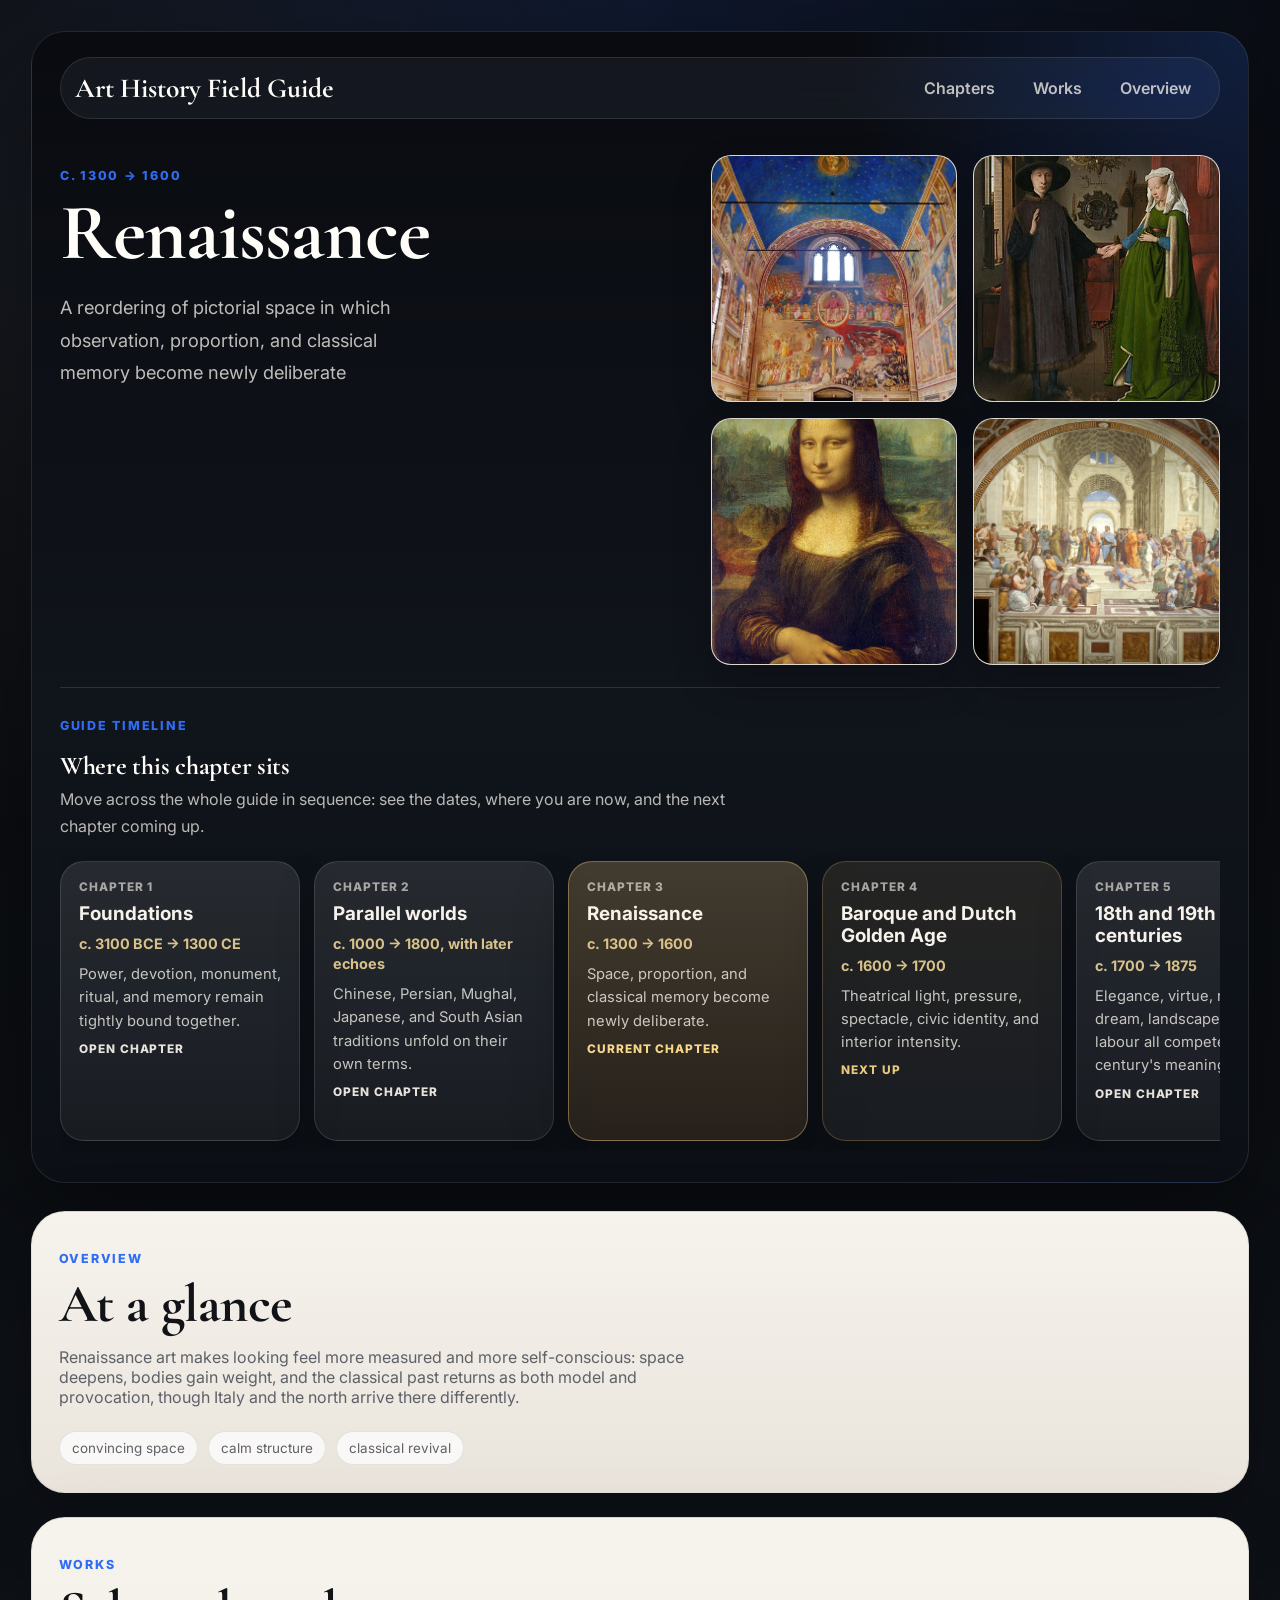
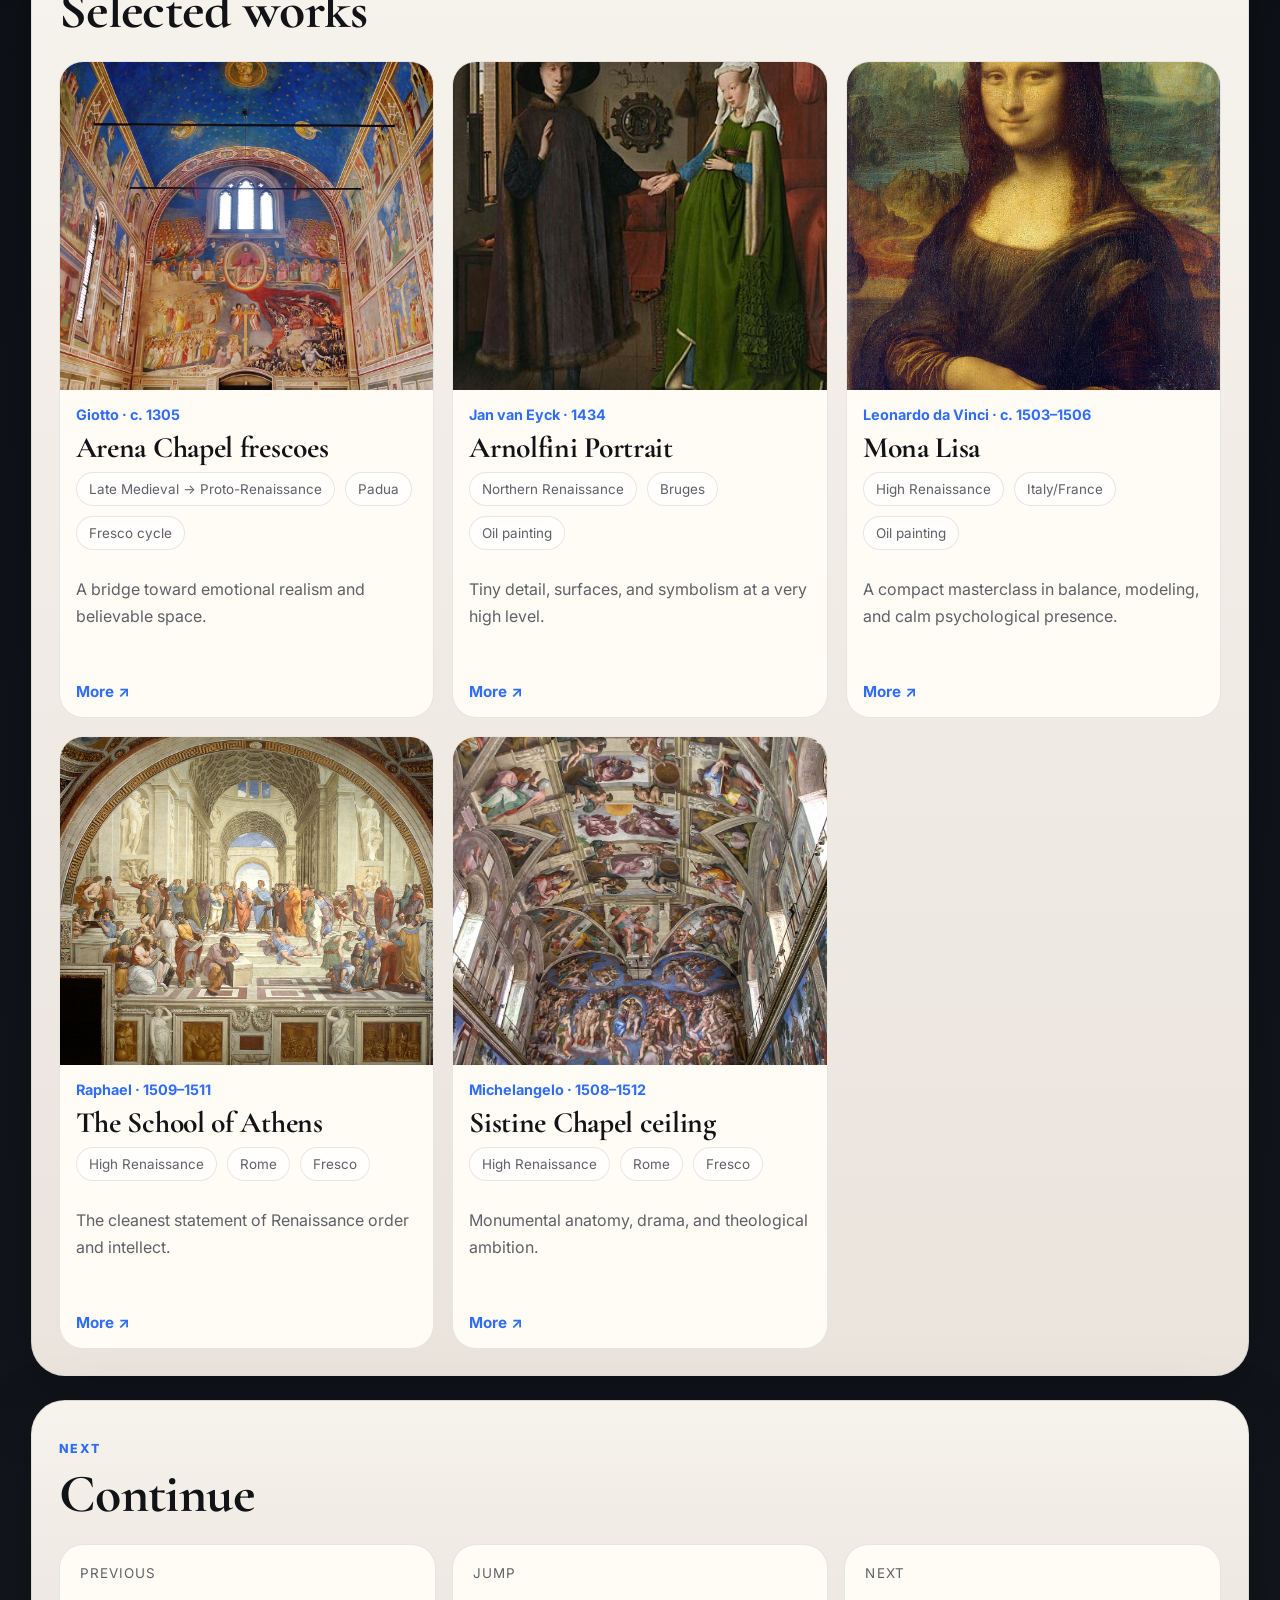
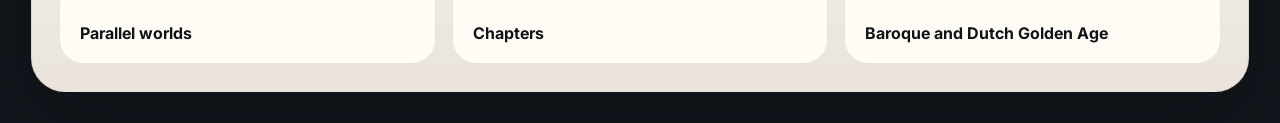
<file: periods/renaissance.html>
<!DOCTYPE html>
<html lang="en">
<head>
  <meta charset="UTF-8" />
  <meta name="viewport" content="width=device-width, initial-scale=1.0" />
  <title>Renaissance · Art History Field Guide</title>
  <meta name="description" content="Renaissance page of the Art History Field Guide with multiple visual examples and short appreciation notes." />
  <link rel="preconnect" href="https://fonts.googleapis.com">
  <link rel="preconnect" href="https://fonts.gstatic.com" crossorigin>
  <link href="https://fonts.googleapis.com/css2?family=Inter:wght@400;500;600;700;800&family=Cormorant+Garamond:wght@500;600;700&display=swap" rel="stylesheet">
  <link rel="stylesheet" href="../styles.css?v=chapternav3" />
</head>
<body>
  <div class="site-shell">
    <header class="hero hero-period">
      <nav class="topbar">
        <a class="brand" data-no-modal="true" href="../index.html">Art History Field Guide</a>
        <div class="topbar-links">
          <a href="../index.html#periods">Chapters</a>
          <a data-no-modal="true" href="#gallery">Works</a>
          <a data-no-modal="true" href="#flow">Overview</a>
        </div>
      </nav>
      <div class="period-header">
      <!-- generated:period-header-copy:start -->
      <div class="period-header-copy">
        <p class="eyebrow">c. 1300 → 1600</p>
        <h1>Renaissance</h1>
        <p class="lede">A reordering of pictorial space in which observation, proportion, and classical memory become newly deliberate</p>
      </div>
      <!-- generated:period-header-copy:end -->
        <div class="period-header-preview">
          <img src="../assets/examples/arena-chapel-frescoes.jpg" alt="Arena Chapel frescoes" loading="eager" /><img src="../assets/examples/arnolfini-portrait.jpg" alt="Arnolfini Portrait" loading="eager" /><img src="../assets/artworks/mona-lisa.jpg" alt="Mona Lisa" loading="eager" /><img src="../assets/examples/the-school-of-athens.jpg" alt="The School of Athens" loading="eager" />
        </div>
      </div>
      <!-- generated:chapter-switcher:start -->
      <div class="chapter-switcher">
        <div class="chapter-switcher__intro">
          <p class="eyebrow">Guide timeline</p>
          <h2>Where this chapter sits</h2>
          <p>Move across the whole guide in sequence: see the dates, where you are now, and the next chapter coming up.</p>
        </div>
        <div class="chapter-timeline" role="navigation" aria-label="Art history guide timeline">
          <a class="chapter-stop" href="../periods/foundations.html"><span class="chapter-stop__index">Chapter 1</span><strong class="chapter-stop__title">Foundations</strong><span class="chapter-stop__range">c. 3100 BCE → 1300 CE</span><span class="chapter-stop__summary">Power, devotion, monument, ritual, and memory remain tightly bound together.</span><span class="chapter-stop__state">Open chapter</span></a>
          <a class="chapter-stop" href="../periods/parallel-worlds.html"><span class="chapter-stop__index">Chapter 2</span><strong class="chapter-stop__title">Parallel worlds</strong><span class="chapter-stop__range">c. 1000 → 1800, with later echoes</span><span class="chapter-stop__summary">Chinese, Persian, Mughal, Japanese, and South Asian traditions unfold on their own terms.</span><span class="chapter-stop__state">Open chapter</span></a>
          <a class="chapter-stop is-current" href="../periods/renaissance.html" aria-current="page"><span class="chapter-stop__index">Chapter 3</span><strong class="chapter-stop__title">Renaissance</strong><span class="chapter-stop__range">c. 1300 → 1600</span><span class="chapter-stop__summary">Space, proportion, and classical memory become newly deliberate.</span><span class="chapter-stop__state">Current chapter</span></a>
          <a class="chapter-stop is-next" href="../periods/baroque-dutch.html"><span class="chapter-stop__index">Chapter 4</span><strong class="chapter-stop__title">Baroque and Dutch Golden Age</strong><span class="chapter-stop__range">c. 1600 → 1700</span><span class="chapter-stop__summary">Theatrical light, pressure, spectacle, civic identity, and interior intensity.</span><span class="chapter-stop__state">Next up</span></a>
          <a class="chapter-stop" href="../periods/eighteenth-nineteenth.html"><span class="chapter-stop__index">Chapter 5</span><strong class="chapter-stop__title">18th and 19th centuries</strong><span class="chapter-stop__range">c. 1700 → 1875</span><span class="chapter-stop__summary">Elegance, virtue, revolution, dream, landscape, and labour all compete for the century's meaning.</span><span class="chapter-stop__state">Open chapter</span></a>
          <a class="chapter-stop" href="../periods/impressionism-modern-break.html"><span class="chapter-stop__index">Chapter 6</span><strong class="chapter-stop__title">Impressionism to the modern break</strong><span class="chapter-stop__range">c. 1860 → 1907</span><span class="chapter-stop__summary">Weather, sensation, brushwork, and structural instability open the way toward modernism.</span><span class="chapter-stop__state">Open chapter</span></a>
          <a class="chapter-stop" href="../periods/modernism.html"><span class="chapter-stop__index">Chapter 7</span><strong class="chapter-stop__title">Modernism</strong><span class="chapter-stop__range">c. 1907 → 1970</span><span class="chapter-stop__summary">Fracture, reduction, collage, symbol, gesture, and concept renegotiate the terms of art.</span><span class="chapter-stop__state">Open chapter</span></a>
          <a class="chapter-stop" href="../periods/contemporary.html"><span class="chapter-stop__index">Chapter 8</span><strong class="chapter-stop__title">Contemporary and living questions</strong><span class="chapter-stop__range">c. 1970 → now</span><span class="chapter-stop__summary">Plural, global, and contested: media, identity, institutions, memory, and circulation all shape the encounter.</span><span class="chapter-stop__state">Open chapter</span></a>
        </div>
      </div>
      <!-- generated:chapter-switcher:end -->
    </header>

    <main>
      <section class="panel page-panel" id="flow">
        <div class="section-heading">
          <p class="eyebrow">Overview</p>
          <h2>At a glance</h2>
          <p>Renaissance art makes looking feel more measured and more self-conscious: space deepens, bodies gain weight, and the classical past returns as both model and provocation, though Italy and the north arrive there differently.</p>
        </div>
        <div class="notice-strip"><span>convincing space</span><span>calm structure</span><span>classical revival</span></div>
      </section>
      <section class="panel page-panel" id="gallery">
        <div class="section-heading">
          <div>
            <p class="eyebrow">Works</p>
            <h2>Selected works</h2>
          </div>
          
        </div>
        <div class="works-grid"><article class="work-card">
      <a class="work-image-link" href="https://en.wikipedia.org/wiki/Scrovegni_Chapel" target="_blank" rel="noreferrer">
        <img src="../assets/examples/arena-chapel-frescoes.jpg" alt="Arena Chapel frescoes by Giotto" loading="eager" />
      </a>
      <div class="work-copy">
        <p class="work-meta">Giotto · c. 1305</p>
        <h3>Arena Chapel frescoes</h3>
        <div class="tag-row"><span>Late Medieval → Proto-Renaissance</span><span>Padua</span><span>Fresco cycle</span></div>
        <p class="work-why">A bridge toward emotional realism and believable space.</p>
        <a class="deep-link" href="https://en.wikipedia.org/wiki/Scrovegni_Chapel" target="_blank" rel="noreferrer">More ↗</a>
      </div>
    </article><article class="work-card">
      <a class="work-image-link" href="https://en.wikipedia.org/wiki/Arnolfini_Portrait" target="_blank" rel="noreferrer">
        <img src="../assets/examples/arnolfini-portrait.jpg" alt="Arnolfini Portrait by Jan van Eyck" loading="eager" />
      </a>
      <div class="work-copy">
        <p class="work-meta">Jan van Eyck · 1434</p>
        <h3>Arnolfini Portrait</h3>
        <div class="tag-row"><span>Northern Renaissance</span><span>Bruges</span><span>Oil painting</span></div>
        <p class="work-why">Tiny detail, surfaces, and symbolism at a very high level.</p>
        <a class="deep-link" href="https://en.wikipedia.org/wiki/Arnolfini_Portrait" target="_blank" rel="noreferrer">More ↗</a>
      </div>
    </article><article class="work-card">
      <a class="work-image-link" href="https://en.wikipedia.org/wiki/Mona_Lisa" target="_blank" rel="noreferrer">
        <img src="../assets/artworks/mona-lisa.jpg" alt="Mona Lisa by Leonardo da Vinci" loading="eager" />
      </a>
      <div class="work-copy">
        <p class="work-meta">Leonardo da Vinci · c. 1503–1506</p>
        <h3>Mona Lisa</h3>
        <div class="tag-row"><span>High Renaissance</span><span>Italy/France</span><span>Oil painting</span></div>
        <p class="work-why">A compact masterclass in balance, modeling, and calm psychological presence.</p>
        <a class="deep-link" href="https://en.wikipedia.org/wiki/Mona_Lisa" target="_blank" rel="noreferrer">More ↗</a>
      </div>
    </article><article class="work-card">
      <a class="work-image-link" href="https://en.wikipedia.org/wiki/The_School_of_Athens" target="_blank" rel="noreferrer">
        <img src="../assets/examples/the-school-of-athens.jpg" alt="The School of Athens by Raphael" loading="eager" />
      </a>
      <div class="work-copy">
        <p class="work-meta">Raphael · 1509–1511</p>
        <h3>The School of Athens</h3>
        <div class="tag-row"><span>High Renaissance</span><span>Rome</span><span>Fresco</span></div>
        <p class="work-why">The cleanest statement of Renaissance order and intellect.</p>
        <a class="deep-link" href="https://en.wikipedia.org/wiki/The_School_of_Athens" target="_blank" rel="noreferrer">More ↗</a>
      </div>
    </article><article class="work-card">
      <a class="work-image-link" href="https://en.wikipedia.org/wiki/Sistine_Chapel_ceiling" target="_blank" rel="noreferrer">
        <img src="../assets/examples/sistine-chapel-ceiling.jpg" alt="Sistine Chapel ceiling by Michelangelo" loading="eager" />
      </a>
      <div class="work-copy">
        <p class="work-meta">Michelangelo · 1508–1512</p>
        <h3>Sistine Chapel ceiling</h3>
        <div class="tag-row"><span>High Renaissance</span><span>Rome</span><span>Fresco</span></div>
        <p class="work-why">Monumental anatomy, drama, and theological ambition.</p>
        <a class="deep-link" href="https://en.wikipedia.org/wiki/Sistine_Chapel_ceiling" target="_blank" rel="noreferrer">More ↗</a>
      </div>
    </article></div>
      </section>
      <section class="panel page-panel flow-panel">
        <div class="section-heading">
          <p class="eyebrow">Next</p>
          <h2>Continue</h2>
        </div>
        <!-- generated:next-grid:start -->
        <div class="next-grid">
          <a class="next-card" href="parallel-worlds.html"><span>Previous</span><strong>Parallel worlds</strong></a>
          <a class="next-card" href="../index.html#periods"><span>Jump</span><strong>Chapters</strong></a>
          <a class="next-card" href="baroque-dutch.html"><span>Next</span><strong>Baroque and Dutch Golden Age</strong></a>
        </div>
        <!-- generated:next-grid:end -->
      </section>
    </main>
  </div>
  <script src="../script.js?v=chapternav3" defer></script>
</body>
</html>
</file>
<file: styles.css>
:root {
  --bg: #08090c;
  --card: rgba(246, 242, 234, 0.96);
  --card-strong: rgba(255, 252, 246, 0.99);
  --ink: #121317;
  --ink-soft: #5e6168;
  --accent: #2f6df6;
  --line: rgba(18, 19, 23, 0.10);
  --shadow: 0 28px 80px rgba(0, 0, 0, 0.18);
  --radius-md: 24px;
  --max: 1720px;
  --page-pad: clamp(18px, 2.4vw, 34px);
  --panel-pad: clamp(24px, 2.1vw, 36px);
}
* { box-sizing: border-box; }
html { scroll-behavior: smooth; }
body {
  margin: 0;
  font-family: "Inter", system-ui, sans-serif;
  color: var(--ink);
  background:
    radial-gradient(circle at top center, rgba(47,109,246,0.14), transparent 24%),
    radial-gradient(circle at 12% 8%, rgba(255,255,255,0.06), transparent 18%),
    linear-gradient(180deg, #090a0d 0%, #0d1015 42%, #12161c 100%);
}
img { max-width: 100%; display:block; }
a { color: inherit; text-decoration:none; }
.site-shell { width:min(100%, calc(var(--max) + (var(--page-pad) * 2))); margin:0 auto; padding:var(--page-pad); }
.hero, .panel {
  box-shadow: var(--shadow);
  border-radius: 34px;
}
.hero {
  padding:clamp(24px, 2vw, 34px) clamp(24px, 2.2vw, 38px) clamp(30px, 2.4vw, 40px);
  margin-bottom:28px;
  overflow:hidden;
  background:
    radial-gradient(circle at top right, rgba(47,109,246,0.20), transparent 24%),
    linear-gradient(180deg, #090b10 0%, #10141b 58%, #0c1016 100%);
  border: 1px solid rgba(255,255,255,0.10);
  color: #f7f3ec;
  box-shadow: 0 36px 110px rgba(0, 0, 0, 0.42);
}
.panel {
  padding:var(--panel-pad);
  background: linear-gradient(180deg, rgba(247,244,238,0.98), rgba(239,233,223,0.96));
  border: 1px solid rgba(18,19,23,0.08);
}
.quick-timeline { overflow: hidden; }
.topbar {
  display:flex;
  justify-content:space-between;
  gap:20px;
  align-items:center;
  padding: 10px 14px;
  border-radius: 999px;
  background: rgba(255,255,255,0.05);
  border: 1px solid rgba(255,255,255,0.10);
  backdrop-filter: saturate(160%) blur(18px);
}
.brand { font-family:"Cormorant Garamond", serif; font-size:1.72rem; font-weight:700; color:#fffdf8; }
.topbar-links { display:flex; flex-wrap:wrap; gap:10px; color:rgba(247,243,236,0.72); font-weight:600; }
.topbar-links a {
  min-height: 40px;
  padding: 0 14px;
  display: inline-flex;
  align-items: center;
  border-radius: 999px;
}
.eyebrow { text-transform:uppercase; letter-spacing:.14em; color:var(--accent); font-size:.78rem; font-weight:800; margin-bottom:12px; }
h1,h2,h3 { font-family:"Cormorant Garamond", serif; line-height:0.98; margin-top:0; letter-spacing:-0.01em; }
h1 { font-size:clamp(3.3rem, 6.2vw, 6rem); margin-bottom:18px; max-width:11ch; }
h2 { font-size:clamp(2.3rem, 4.2vw, 3.6rem); margin-bottom:14px; }
h3 { font-size:1.85rem; margin-bottom:10px; }
.lede { font-size:1.14rem; line-height:1.8; color:var(--ink-soft); max-width:64ch; }
.hero .lede,
.hero .hero-copy,
.hero .hero-preview-intro p,
.hero .question-card,
.hero .highlight-card p,
.hero .highlight-kicker,
.hero .topbar-links {
  color: rgba(247,243,236,0.76);
}
.hero h1,
.hero h2,
.hero h3,
.hero .question-card strong,
.hero .highlight-card strong {
  color: #fffdf8;
}
.hero-layout, .period-header, .overview-slice { display:grid; grid-template-columns:minmax(0,1.1fr) minmax(0,.9fr); gap:28px; align-items:start; }
.hero-copy { padding-top:48px; max-width: 78ch; }
.hero-actions { display:flex; gap:14px; flex-wrap:wrap; margin:28px 0; }
.button { display:inline-flex; align-items:center; justify-content:center; min-height:48px; padding:0 18px; border-radius:999px; font-weight:700; border:1px solid transparent; transition: transform .2s ease, background .2s ease, border-color .2s ease; }
.button.primary { background: var(--accent); color:#ffffff; box-shadow: 0 12px 30px rgba(47,109,246,0.28); }
.button.secondary { background: rgba(255,255,255,.78); border-color: var(--line); }
.hero .button.secondary { background: transparent; border-color: rgba(255,255,255,.16); color:#fffdf8; }
.hero-highlights { display:grid; grid-template-columns:repeat(2, minmax(0,1fr)); gap:14px; }
.highlight-card, .map-route, .period-card, .overview-slice, .work-card, .next-card, .question-card {
  background: var(--card-strong);
  border:1px solid var(--line);
  border-radius: var(--radius-md);
}
.highlight-card { padding:20px; }
.highlight-kicker { display:block; color:var(--ink-soft); font-size:.84rem; margin-bottom:8px; }
.highlight-card p, .map-route p, .period-card p, .overview-copy p, .work-why { color:var(--ink-soft); line-height:1.65; }
.hero .highlight-card {
  background: rgba(255,255,255,0.04);
  border: 1px solid rgba(255,255,255,0.10);
  box-shadow: none;
  backdrop-filter: blur(16px);
}
.hero-preview-board { display:grid; gap:16px; }

.map-route,
.period-card,
.overview-slice,
.work-card,
.highlight-card {
  transition: transform .2s ease, box-shadow .2s ease, border-color .2s ease;
}

.map-route:hover,
.map-route:focus-within,
.period-card:hover,
.period-card:focus-visible,
.overview-slice:hover,
.overview-slice:focus-within,
.work-card:hover,
.work-card:focus-within,
.highlight-card:hover,
.highlight-card:focus-within {
  transform: translateY(-2px);
  box-shadow: 0 18px 40px rgba(70, 42, 17, 0.10);
  border-color: rgba(139,63,32,.24);
}
.hero-preview-intro, .question-card {
  padding:18px 20px;
  background: rgba(255,255,255,0.05);
  border:1px solid rgba(255,255,255,0.10);
  border-radius:24px;
  backdrop-filter: blur(18px);
}
.hero-visual-kicker { display:inline-flex; align-items:center; min-height:28px; padding:0 12px; border-radius:999px; background:rgba(47,109,246,0.14); color:#9bbdff; font-size:.78rem; font-weight:800; text-transform:uppercase; letter-spacing:.08em; }
.hero-preview-intro p { margin:10px 0 0; color:var(--ink-soft); line-height:1.6; }
.timeline-heading {
  display: flex;
  align-items: end;
  justify-content: space-between;
  gap: 18px;
}
.timeline-heading .button {
  flex-shrink: 0;
}
.timeline-rail {
  display: flex;
  gap: 14px;
  width: 100%;
  max-width: 100%;
  overflow-x: auto;
  overscroll-behavior-x: contain;
  padding-bottom: 8px;
  scroll-snap-type: x proximity;
  scrollbar-width: thin;
}
.timeline-card {
  position: relative;
  display: grid;
  flex: 0 0 260px;
  width: 260px;
  gap: 10px;
  min-height: 188px;
  padding: 18px;
  border: 1px solid var(--line);
  border-radius: 24px;
  background: linear-gradient(180deg, rgba(255,252,247,0.98), rgba(248,240,230,0.94));
  box-shadow: 0 16px 36px rgba(70, 42, 17, 0.08);
  scroll-snap-align: start;
}
.timeline-card::before {
  content: "";
  position: absolute;
  inset: 16px auto 16px -8px;
  width: 2px;
  background: linear-gradient(180deg, rgba(139,63,32,0), rgba(139,63,32,0.55), rgba(139,63,32,0));
}
.timeline-card__range {
  color: var(--accent);
  font-size: .82rem;
  font-weight: 800;
  letter-spacing: .06em;
  text-transform: uppercase;
}
.timeline-card strong {
  font-family: "Cormorant Garamond", serif;
  font-size: 1.7rem;
  line-height: 1.02;
}
.timeline-card p {
  margin: 0;
  color: var(--ink-soft);
  line-height: 1.55;
}
.timeline-explorer,
.chapter-gallery-grid {
  display: grid;
  gap: 18px;
}
.timeline-explorer__rail {
  display: flex;
  gap: 14px;
  overflow-x: auto;
  padding-bottom: 8px;
  scrollbar-width: thin;
}
.timeline-stop {
  flex: 0 0 220px;
  display: grid;
  gap: 8px;
  text-align: left;
  padding: 16px;
  border-radius: 22px;
  border: 1px solid var(--line);
  background: rgba(255, 252, 247, 0.9);
  color: var(--ink);
  box-shadow: 0 14px 32px rgba(70, 42, 17, 0.08);
}
.timeline-stop__dot {
  width: 12px;
  height: 12px;
  border-radius: 999px;
  background: rgba(139,63,32,.25);
  box-shadow: 0 0 0 6px rgba(139,63,32,.08);
}
.timeline-stop__range,
.timeline-explorer__range {
  color: var(--accent);
  font-size: .82rem;
  font-weight: 800;
  letter-spacing: .06em;
  text-transform: uppercase;
}
.timeline-stop strong {
  font-family: "Cormorant Garamond", serif;
  font-size: 1.55rem;
  line-height: 1.05;
}
.timeline-stop.is-active {
  border-color: rgba(47,109,246,.34);
  background: linear-gradient(180deg, rgba(255,255,255,1), rgba(239,244,255,.98));
  transform: translateY(-2px);
}
.timeline-stop.is-active .timeline-stop__dot {
  background: var(--accent);
  box-shadow: 0 0 0 7px rgba(47,109,246,.16);
}
.timeline-explorer__focus {
  display: grid;
  grid-template-columns: minmax(300px, .92fr) minmax(0, 1.08fr);
  gap: 20px;
  padding: 18px;
  border-radius: 28px;
  border: 1px solid rgba(255,255,255,0.10);
  background: linear-gradient(180deg, rgba(12,15,21,0.98), rgba(19,24,32,0.98));
  color: #f7f3ec;
}
.timeline-explorer__media img,
.chapter-feature-card__image-wrap img {
  width: 100%;
  height: 100%;
  object-fit: cover;
  background: #e9dcc8;
}
.timeline-explorer__media {
  min-height: 320px;
  border-radius: 22px;
  overflow: hidden;
}
.timeline-explorer__copy {
  display: flex;
  flex-direction: column;
  gap: 14px;
  justify-content: center;
}
.timeline-explorer__copy h3 {
  font-size: clamp(2rem, 4vw, 3rem);
  margin-bottom: 0;
}
.timeline-explorer__summary,
.timeline-explorer__artists,
.timeline-explorer__fallback {
  margin: 0;
  color: rgba(247,243,236,0.76);
  line-height: 1.7;
}
.timeline-explorer__actions {
  display: flex;
  flex-wrap: wrap;
  gap: 12px;
  align-items: center;
}
.timeline-explorer__nav {
  min-height: 46px;
  padding: 0 16px;
  border-radius: 999px;
  border: 1px solid rgba(255,255,255,0.12);
  background: rgba(255,255,255,0.06);
  color: #f7f3ec;
  font-weight: 700;
}
.timeline-explorer__nav:disabled {
  opacity: .45;
}
.chapter-gallery-grid {
  grid-template-columns: repeat(2, minmax(0, 1fr));
}
.chapter-feature-card {
  display: grid;
  grid-template-columns: minmax(200px, .95fr) minmax(0, 1.05fr);
  overflow: hidden;
  background: #0f1218;
  border: 1px solid rgba(255,255,255,0.10);
  border-radius: 30px;
  box-shadow: 0 26px 70px rgba(0, 0, 0, 0.22);
  transition: transform .2s ease, box-shadow .2s ease, border-color .2s ease;
}
.chapter-feature-card:hover,
.chapter-feature-card:focus-within {
  transform: translateY(-2px);
  box-shadow: 0 28px 80px rgba(0, 0, 0, 0.28);
  border-color: rgba(47,109,246,.26);
}
.chapter-feature-card__image-wrap {
  min-height: 250px;
  height: clamp(250px, 28vw, 420px);
  max-height: 420px;
}
.chapter-feature-card__copy {
  display: flex;
  flex-direction: column;
  justify-content: space-between;
  gap: 10px;
  padding: 24px;
  color: #f7f3ec;
  background: linear-gradient(180deg, rgba(15,18,24,0.98), rgba(19,24,32,0.98));
}
.chapter-feature-card__copy p {
  margin: 0;
  color: rgba(247,243,236,0.74);
  line-height: 1.72;
}
.chapter-feature-card__copy strong {
  margin-top: auto;
  color: #ffffff;
}
.mosaic-six, .period-header-preview, .overview-preview-grid, .works-grid, .period-grid, .map-routes, .next-grid { display:grid; gap:16px; }
.mosaic-six { grid-template-columns:repeat(3, minmax(0,1fr)); }
.period-header-preview { grid-template-columns:repeat(2, minmax(0,1fr)); }
.overview-preview-grid { grid-template-columns:repeat(4, minmax(0,1fr)); gap:10px; }
.works-grid { grid-template-columns:repeat(3, minmax(0,1fr)); gap:18px; }
.period-grid { grid-template-columns:repeat(4, minmax(0,1fr)); }
.map-routes, .next-grid { grid-template-columns:repeat(3, minmax(0,1fr)); }
.mosaic-six img, .period-header-preview img, .overview-preview-grid img { aspect-ratio:1/1; object-fit:cover; border-radius:20px; border:1px solid rgba(255,255,255,0.10); background:#d9d3c7; box-shadow: 0 18px 40px rgba(0,0,0,0.20); }
.period-header { padding-top:36px; }
.section-heading { margin-bottom:24px; }
.section-heading p:last-child { color:var(--ink-soft); max-width:65ch; }
main { display:grid; gap:24px; }
.map-route, .period-card, .next-card { padding:20px; }
.period-range { display:block; color:var(--accent); font-size:.86rem; font-weight:700; margin-bottom:8px; }
.period-card h3,
.overview-copy h3 {
  margin-bottom: 8px;
}
.period-card p,
.map-route p,
.overview-copy p,
.highlight-card p,
.work-why {
  display: -webkit-box;
  -webkit-box-orient: vertical;
  -webkit-line-clamp: 3;
  overflow: hidden;
}
.period-card p,
.map-route p,
.highlight-card p {
  min-height: 4.95em;
}
.overview-copy p,
.work-why {
  min-height: 4.95em;
}
.period-card strong {
  display: inline-block;
  margin-top: 10px;
}
.overview-slice { padding:20px; }
.overview-copy {
  display: flex;
  flex-direction: column;
  gap: 6px;
}
.overview-copy .button {
  align-self: flex-start;
  margin-top: auto;
}
.notice-strip, .tag-row, .period-chip-row { display:flex; flex-wrap:wrap; gap:10px; }
.chapter-switcher {
  margin-top: 22px;
  padding-top: 18px;
  border-top: 1px solid rgba(255,255,255,0.12);
  display: grid;
  gap: 16px;
}
.chapter-switcher__intro {
  display: grid;
  gap: 8px;
  max-width: 72ch;
}
.chapter-switcher__intro h2 {
  margin: 0;
  font-size: clamp(1.4rem, 2vw, 1.9rem);
}
.chapter-switcher__intro p:last-child {
  margin: 0;
  color: rgba(247,243,236,0.74);
  line-height: 1.65;
}
.chapter-timeline {
  display: grid;
  grid-auto-flow: column;
  grid-auto-columns: minmax(240px, 280px);
  gap: 14px;
  overflow-x: auto;
  padding: 6px 2px 10px;
  scroll-snap-type: x proximity;
}
.chapter-timeline::after {
  content: '';
  width: 2px;
}
.chapter-stop {
  position: relative;
  display: grid;
  gap: 9px;
  align-content: start;
  min-height: 210px;
  padding: 18px 18px 16px;
  border-radius: 24px;
  text-decoration: none;
  color: #f7f3ec;
  background: linear-gradient(180deg, rgba(255,255,255,0.10), rgba(255,255,255,0.05));
  border: 1px solid rgba(255,255,255,0.12);
  box-shadow: 0 18px 40px rgba(0,0,0,0.18);
  scroll-snap-align: start;
  transition: transform .2s ease, border-color .2s ease, background .2s ease, box-shadow .2s ease;
}
.chapter-stop:hover,
.chapter-stop:focus-visible {
  transform: translateY(-2px);
  border-color: rgba(255,255,255,0.22);
  background: linear-gradient(180deg, rgba(255,255,255,0.15), rgba(255,255,255,0.08));
  box-shadow: 0 24px 50px rgba(0,0,0,0.22);
}
.chapter-stop__index,
.chapter-stop__state {
  font-size: .74rem;
  letter-spacing: .08em;
  text-transform: uppercase;
  font-weight: 800;
}
.chapter-stop__index {
  color: rgba(247,243,236,0.62);
}
.chapter-stop__title {
  font-size: 1.18rem;
  line-height: 1.15;
}
.chapter-stop__range {
  color: #d9c28a;
  font-size: .9rem;
  font-weight: 700;
  line-height: 1.4;
}
.chapter-stop__summary {
  color: rgba(247,243,236,0.78);
  line-height: 1.58;
  font-size: .92rem;
}
.chapter-stop__state {
  margin-top: auto;
  color: rgba(247,243,236,0.92);
}
.chapter-stop.is-current {
  background: linear-gradient(180deg, rgba(201,167,106,0.28), rgba(96,69,39,0.32));
  border-color: rgba(201,167,106,0.52);
  box-shadow: 0 24px 55px rgba(0,0,0,0.28);
}
.chapter-stop.is-current .chapter-stop__state {
  color: #f7d88b;
}
.chapter-stop.is-next {
  border-color: rgba(201,167,106,0.28);
  background: linear-gradient(180deg, rgba(201,167,106,0.12), rgba(255,255,255,0.05));
}
.chapter-stop.is-next .chapter-stop__state {
  color: #e8c97d;
}
.chapter-timeline::-webkit-scrollbar {
  height: 10px;
}
.chapter-timeline::-webkit-scrollbar-track {
  background: rgba(255,255,255,0.06);
  border-radius: 999px;
}
.chapter-timeline::-webkit-scrollbar-thumb {
  background: rgba(201,167,106,0.42);
  border-radius: 999px;
}
.notice-strip span, .tag-row span, .period-chip {
  border:1px solid rgba(18,19,23,0.10);
  border-radius:999px;
  background:rgba(255,255,255,.72);
  padding:8px 12px;
  color:var(--ink-soft);
  font-size:.84rem;
}
.period-chip {
  text-decoration: none;
  transition: background .2s ease, border-color .2s ease, color .2s ease, transform .2s ease;
}
.period-chip:hover,
.period-chip:focus-visible {
  background: rgba(255,255,255,0.92);
  border-color: rgba(18,19,23,0.18);
  color: var(--ink);
  transform: translateY(-1px);
}
.period-chip.is-active,
.period-chip[aria-current="page"] {
  background: rgba(201,167,106,0.18);
  border-color: rgba(201,167,106,0.45);
  color: #fff7e8;
}
.work-card { overflow:hidden; }
.work-image-link img { width:100%; aspect-ratio:1/.88; object-fit:cover; background:#e9dcc8; }
.work-copy {
  padding:16px;
  display:flex;
  flex-direction:column;
  gap:10px;
}
.work-copy h3 {
  margin-bottom: 0;
}
.work-meta { margin:0; color:var(--accent); font-size:.9rem; font-weight:700; }
.deep-link { color:var(--accent); font-weight:700; font-size:.95rem; margin-top:auto; }
.works-grid--deep {
  grid-template-columns: repeat(3, minmax(0, 1fr));
  gap: 22px;
}
.work-card--deep {
  display:flex;
  flex-direction:column;
  background: linear-gradient(180deg, rgba(255,255,255,0.96), rgba(248,244,237,0.98));
  border: 1px solid rgba(18,19,23,0.10);
  box-shadow: 0 18px 44px rgba(0,0,0,0.08);
}
.work-image-link--zoom {
  position: relative;
  display:block;
  padding:0;
  border:0;
  background:transparent;
  cursor: zoom-in;
  text-align:left;
}
.work-card--deep .work-image-link img {
  aspect-ratio: 1 / 0.72;
  transition: transform .22s ease, filter .22s ease;
}
.work-card--deep .work-image-link:hover img,
.work-card--deep .work-image-link:focus-visible img {
  transform: scale(1.02);
  filter: saturate(1.04);
}
.work-image-badge {
  position:absolute;
  right:14px;
  bottom:14px;
  padding:8px 12px;
  border-radius:999px;
  background: rgba(8,10,15,0.74);
  color:#fffdf8;
  border:1px solid rgba(255,255,255,0.18);
  font-size:.82rem;
  font-weight:700;
  letter-spacing:.02em;
}
.work-card--deep .work-copy {
  gap: 12px;
  padding: 20px 20px 18px;
}
.work-card--deep .work-copy h3 {
  font-size: clamp(1.9rem, 2.6vw, 2.35rem);
  line-height: 1.02;
}
.work-artist-note,
.work-look {
  margin:0;
  color: var(--ink);
  line-height: 1.68;
}
.work-facts {
  display:grid;
  gap:12px;
  margin-top: 2px;
}
.work-facts > div {
  padding: 12px 14px;
  border-radius: 16px;
  background: rgba(255,255,255,0.68);
  border: 1px solid rgba(18,19,23,0.08);
}
.work-facts__label {
  display:block;
  margin-bottom:6px;
  color: var(--accent);
  font-size:.78rem;
  font-weight:800;
  letter-spacing:.08em;
  text-transform:uppercase;
}
.work-facts p {
  margin:0;
}
.work-card--deep .work-why,
.work-card--deep .work-look {
  display:block;
  min-height: 0;
  overflow: visible;
}
.work-links {
  display:flex;
  flex-wrap:wrap;
  gap:14px;
  margin-top:auto;
}
.work-links .deep-link {
  margin-top:0;
}
.artwork-lightbox {
  position: fixed;
  inset: 0;
  z-index: 1100;
  display: grid;
  place-items: center;
  padding: clamp(12px, 2vw, 24px);
  opacity: 0;
  pointer-events: none;
  transition: opacity .18s ease;
}
.artwork-lightbox.is-open {
  opacity: 1;
  pointer-events: auto;
}
.artwork-lightbox__backdrop {
  position:absolute;
  inset:0;
  background: rgba(7,9,14,0.84);
  backdrop-filter: blur(10px);
}
.artwork-lightbox__dialog {
  position:relative;
  z-index:1;
  width:min(1080px, 96vw);
  max-height:min(92vh, 1080px);
  display:grid;
  grid-template-columns:minmax(0, 1.2fr) minmax(280px, .8fr);
  overflow:hidden;
  border-radius:28px;
  background: linear-gradient(180deg, rgba(12,15,21,0.98), rgba(18,22,30,0.99));
  border:1px solid rgba(255,255,255,0.12);
  box-shadow: 0 30px 90px rgba(0,0,0,0.48);
}
.artwork-lightbox__media {
  background:#06080c;
  display:grid;
  place-items:center;
  padding:18px;
}
.artwork-lightbox__media img {
  max-width:100%;
  max-height:min(78vh, 900px);
  object-fit:contain;
}
.artwork-lightbox__copy {
  display:flex;
  flex-direction:column;
  gap:14px;
  padding:24px;
  color:#f7f3ec;
  overflow:auto;
}
.artwork-lightbox__eyebrow {
  color: rgba(247,243,236,0.66);
  font-size:.82rem;
  font-weight:700;
  letter-spacing:.08em;
  text-transform:uppercase;
}
.artwork-lightbox__copy h3 {
  margin:0;
  font-size: clamp(2rem, 3vw, 2.8rem);
}
.artwork-lightbox__meta,
.artwork-lightbox__context,
.artwork-lightbox__look {
  margin:0;
  color: rgba(247,243,236,0.82);
  line-height:1.7;
}
.artwork-lightbox__actions {
  display:flex;
  gap:12px;
  flex-wrap:wrap;
  margin-top:auto;
}
.artwork-lightbox__close,
.artwork-lightbox__link {
  min-height:44px;
  padding:0 16px;
  border-radius:999px;
  font-weight:700;
}
.artwork-lightbox__close {
  border:1px solid rgba(255,255,255,0.16);
  background: rgba(255,255,255,0.06);
  color:#fffdf8;
}
.artwork-lightbox__link {
  display:inline-flex;
  align-items:center;
  justify-content:center;
  background: #2f6df6;
  color:#fffdf8;
}
.next-card { min-height:120px; display:flex; flex-direction:column; justify-content:space-between; }
.next-card span { color:var(--ink-soft); font-size:.84rem; text-transform:uppercase; letter-spacing:.08em; }
.page-panel { background:linear-gradient(180deg, rgba(251,248,242,.98), rgba(243,237,228,.96)); }

body.modal-open {
  overflow: hidden;
}

.overview-slice,
.highlight-card {
  cursor: pointer;
}

.guide-modal {
  position: fixed;
  inset: 0;
  z-index: 1000;
  display: grid;
  place-items: center;
  padding: clamp(10px, 2vw, 24px);
  opacity: 0;
  pointer-events: none;
  transition: opacity .22s ease;
}

.guide-modal.is-open {
  opacity: 1;
  pointer-events: auto;
}

.guide-modal__backdrop {
  position: absolute;
  inset: 0;
  background: rgba(5, 7, 11, 0.72);
  backdrop-filter: blur(12px);
}

.guide-modal__dialog {
  position: relative;
  z-index: 1;
  width: min(96vw, 1680px);
  height: min(92vh, 1220px);
  display: grid;
  grid-template-columns: minmax(280px, 340px) minmax(0, 1fr);
  grid-template-rows: auto minmax(0, 1fr) auto;
  grid-template-areas:
    "header header"
    "spotlight frame"
    "rail rail";
  border-radius: 30px;
  overflow: hidden;
  background:
    radial-gradient(circle at top left, rgba(47,109,246,0.18), transparent 28%),
    linear-gradient(180deg, rgba(12,15,21,0.99), rgba(18,22,30,0.99));
  border: 1px solid rgba(255,255,255,0.12);
  box-shadow: 0 30px 90px rgba(0, 0, 0, 0.44);
  transform: translateY(20px) scale(.985);
  transition: transform .28s ease, box-shadow .28s ease;
}

.guide-modal.is-open .guide-modal__dialog {
  transform: translateY(0) scale(1);
}

.guide-modal__header {
  grid-area: header;
  display: flex;
  align-items: center;
  justify-content: space-between;
  gap: 18px;
  padding: 18px 22px 16px;
  background: rgba(255,255,255,0.04);
  border-bottom: 1px solid rgba(255,255,255,0.10);
}

.guide-modal__heading h2 {
  margin-bottom: 0;
  font-size: clamp(1.5rem, 2vw, 2.15rem);
}

.guide-modal__summary {
  margin: 8px 0 0;
  max-width: 62ch;
  color: rgba(247,243,236,0.72);
  line-height: 1.6;
}

.guide-modal__eyebrow {
  display: inline-flex;
  margin-bottom: 6px;
  text-transform: uppercase;
  letter-spacing: .12em;
  color: var(--accent);
  font-size: .72rem;
  font-weight: 800;
}

.guide-modal__actions {
  display: flex;
  align-items: center;
  gap: 10px;
  flex-wrap: wrap;
  justify-content: flex-end;
}

.guide-modal__jump-controls {
  display: inline-flex;
  align-items: center;
  gap: 8px;
  padding: 4px;
  border-radius: 999px;
  background: rgba(255,255,255,0.05);
  border: 1px solid rgba(255,255,255,0.10);
}

.guide-modal__open-page,
.guide-modal__close,
.guide-modal__nav {
  min-height: 44px;
  padding: 0 16px;
  border-radius: 999px;
  border: 1px solid rgba(255,255,255,0.12);
  background: rgba(255,255,255,0.06);
  color: #f7f3ec;
  font: inherit;
  font-weight: 700;
  display: inline-flex;
  align-items: center;
  justify-content: center;
  cursor: pointer;
}

.guide-modal__nav {
  min-width: 96px;
  background: transparent;
}

.guide-modal__nav[disabled] {
  opacity: .45;
  cursor: not-allowed;
}

.guide-modal__close {
  background: var(--accent);
  color: #ffffff;
  border-color: transparent;
}

.guide-modal__spotlight {
  grid-area: spotlight;
  position: relative;
  min-width: 0;
  border-right: 1px solid rgba(255,255,255,0.10);
  background: linear-gradient(180deg, rgba(17,22,31,0.98), rgba(12,15,21,0.98));
  overflow: hidden;
}

.guide-modal__spotlight-media {
  position: absolute;
  inset: 0;
}

.guide-modal__spotlight-image {
  width: 100%;
  height: 100%;
  object-fit: cover;
  filter: saturate(.92) contrast(1.02);
  transform: scale(1.03);
}

.guide-modal__spotlight-overlay {
  position: absolute;
  inset: 0;
  background:
    linear-gradient(180deg, rgba(17, 12, 9, 0.16) 0%, rgba(17, 12, 9, 0.48) 100%),
    linear-gradient(180deg, rgba(241, 195, 122, 0.12), transparent 55%);
}

.guide-modal__spotlight-copy {
  position: absolute;
  inset: auto 0 0 0;
  z-index: 1;
  padding: 24px 22px 22px;
  color: #fff8f1;
}

.guide-modal__kicker,
.guide-modal__counter {
  display: block;
  text-transform: uppercase;
  letter-spacing: .12em;
  font-size: .72rem;
  font-weight: 800;
}

.guide-modal__kicker {
  margin-bottom: 10px;
  color: rgba(255, 244, 228, 0.84);
}

.guide-modal__range {
  display: block;
  font-family: "Cormorant Garamond", serif;
  font-size: clamp(1.6rem, 3vw, 2.5rem);
  line-height: 1.02;
  text-wrap: balance;
}

.guide-modal__counter {
  margin-top: 14px;
  color: rgba(255, 244, 228, 0.78);
}

.guide-modal__frame-shell {
  grid-area: frame;
  min-height: 0;
  background:
    linear-gradient(180deg, rgba(255, 255, 255, 0.06), rgba(255,255,255,0) 14%),
    rgba(232, 226, 216, 0.88);
  padding: 14px 14px 0 0;
}

.guide-modal__frame {
  width: 100%;
  height: 100%;
  border: 0;
  background: #f7f1e8;
  border-radius: 24px 24px 0 0;
  box-shadow: inset 0 0 0 1px rgba(80, 55, 35, 0.08);
}

.guide-modal__rail-shell {
  grid-area: rail;
  display: grid;
  grid-template-columns: minmax(210px, 260px) minmax(0, 1fr);
  gap: 18px;
  align-items: center;
  padding: 16px 22px 18px;
  border-top: 1px solid rgba(255,255,255,0.10);
  background: linear-gradient(180deg, rgba(14,17,24,0.98), rgba(11,14,20,0.99));
}

.guide-modal__rail-intro span {
  display: inline-block;
  text-transform: uppercase;
  letter-spacing: .12em;
  color: var(--accent);
  font-size: .72rem;
  font-weight: 800;
  margin-bottom: 6px;
}

.guide-modal__rail-intro p {
  margin: 0;
  color: rgba(247,243,236,0.72);
  line-height: 1.5;
}

.guide-modal__rail {
  display: grid;
  grid-auto-flow: column;
  grid-auto-columns: minmax(180px, 1fr);
  gap: 12px;
  overflow-x: auto;
  padding-bottom: 4px;
  scrollbar-width: thin;
}

.guide-modal__thumb {
  display: grid;
  grid-template-rows: 110px auto;
  min-width: 0;
  padding: 8px;
  border-radius: 18px;
  border: 1px solid rgba(255,255,255,0.12);
  background: rgba(255,255,255,0.05);
  text-align: left;
  cursor: pointer;
  transition: transform .2s ease, box-shadow .2s ease, border-color .2s ease;
}

.guide-modal__thumb:hover,
.guide-modal__thumb:focus-visible,
.guide-modal__thumb.is-active {
  transform: translateY(-2px);
  border-color: rgba(47,109,246,.30);
  box-shadow: 0 18px 36px rgba(0, 0, 0, 0.24);
}

.guide-modal__thumb.is-active {
  background: rgba(47,109,246,0.12);
}

.guide-modal__thumb img {
  width: 100%;
  height: 110px;
  object-fit: cover;
  border-radius: 12px;
  background: #e9dcc8;
}

.guide-modal__thumb-copy {
  display: grid;
  gap: 4px;
  padding: 10px 4px 2px;
}

.guide-modal__thumb-copy strong {
  font-size: .98rem;
}

.guide-modal__thumb-copy small {
  color: rgba(247,243,236,0.68);
  line-height: 1.35;
}

@media (min-width: 1400px) {
  .hero-layout,
  .period-header,
  .overview-slice {
    gap: 34px;
  }

  .period-grid {
    grid-template-columns: repeat(5, minmax(0, 1fr));
  }

  .works-grid {
    grid-template-columns: repeat(3, minmax(0, 1fr));
  }

  .chapter-gallery-grid {
    grid-template-columns: repeat(2, minmax(0, 1fr));
  }

  .map-routes,
  .hero-highlights {
    grid-template-columns: repeat(3, minmax(0, 1fr));
  }
}

@media (min-width: 1680px) {
  .site-shell {
    padding-inline: clamp(24px, 2vw, 40px);
  }

  .hero-layout {
    grid-template-columns: minmax(0, 1.16fr) minmax(520px, .84fr);
  }

  .period-header,
  .overview-slice {
    grid-template-columns: minmax(0, 1fr) minmax(560px, .92fr);
  }

  .period-grid {
    grid-template-columns: repeat(6, minmax(0, 1fr));
  }

  .works-grid {
    grid-template-columns: repeat(3, minmax(0, 1fr));
  }

  .overview-preview-grid,
  .mosaic-six,
  .period-header-preview {
    gap: 18px;
  }
}

@media (hover: hover) and (pointer: fine) {
  .period-card:hover p,
  .period-card:focus-visible p,
  .map-route:hover p,
  .map-route:focus-within p,
  .overview-slice:hover .overview-copy p,
  .overview-slice:focus-within .overview-copy p,
  .highlight-card:hover p,
  .highlight-card:focus-within p,
  .work-card:hover .work-why,
  .work-card:focus-within .work-why {
    -webkit-line-clamp: unset;
    overflow: visible;
  }
}

@media (max-width: 1180px) {
  .hero-layout, .period-header, .overview-slice, .timeline-explorer__focus, .chapter-feature-card { grid-template-columns:1fr; }
  .chapter-timeline { grid-auto-columns: minmax(230px, 250px); }
  .works-grid--deep { grid-template-columns:repeat(2, minmax(0,1fr)); }
  .hero-copy { padding-top:30px; }
}
@media (max-width: 980px) {
  .hero-highlights, .period-grid, .works-grid, .map-routes, .next-grid, .overview-preview-grid, .mosaic-six, .chapter-gallery-grid { grid-template-columns:1fr 1fr; }
  .chapter-timeline { grid-auto-columns: minmax(250px, 78vw); }
  .chapter-stop { min-height: 196px; }
  .works-grid--deep { grid-template-columns:1fr; }
  .timeline-heading {
    align-items: flex-start;
    flex-direction: column;
  }
  .timeline-rail,
  .timeline-explorer__rail {
    padding-inline: 0;
  }
  .timeline-card {
    flex-basis: 250px;
    width: 250px;
  }

  .guide-modal__dialog {
    width: min(98vw, 1680px);
    height: min(94vh, 1220px);
    grid-template-columns: 1fr;
    grid-template-rows: auto auto minmax(0, 1fr) auto;
    grid-template-areas:
      "header"
      "spotlight"
      "frame"
      "rail";
  }

  .guide-modal__header {
    align-items: flex-start;
    flex-direction: column;
  }

  .guide-modal__spotlight {
    min-height: 220px;
    border-right: 0;
    border-bottom: 1px solid rgba(255,255,255,0.10);
  }

  .guide-modal__frame-shell {
    padding: 0;
  }

  .guide-modal__frame {
    border-radius: 0;
  }

  .guide-modal__rail-shell {
    grid-template-columns: 1fr;
  }
}
@media (max-width: 680px) {
  .site-shell { padding:14px; }
  .hero, .panel { padding:20px; border-radius:22px; }
  h1 { font-size:clamp(2.7rem, 14vw, 4.1rem); }
  .hero-highlights, .period-grid, .works-grid, .map-routes, .next-grid, .overview-preview-grid, .period-header-preview, .chapter-gallery-grid { grid-template-columns:1fr; }
  .chapter-switcher__intro h2 { font-size: 1.3rem; }
  .chapter-timeline {
    grid-auto-columns: minmax(246px, 86vw);
    margin-inline: -4px;
    padding-inline: 4px;
  }
  .chapter-stop {
    min-height: 188px;
    padding: 16px;
    border-radius: 20px;
  }
  .chapter-stop__summary {
    font-size: .88rem;
  }
  .works-grid--deep { grid-template-columns:1fr; gap:18px; }
  .mosaic-six { grid-template-columns:repeat(2, minmax(0,1fr)); }
  .mosaic-six img:nth-child(n+5) { display:none; }
  .topbar { flex-direction:column; align-items:flex-start; }
  .topbar-links {
    width: 100%;
    gap: 10px;
  }
  .topbar-links a {
    min-height: 40px;
    padding: 0 12px;
    display: inline-flex;
    align-items: center;
    border-radius: 999px;
    background: rgba(255,255,255,0.06);
    border: 1px solid rgba(255,255,255,0.12);
    color: #fffdf8;
  }
  .timeline-rail,
  .timeline-explorer__rail {
    margin-inline: -4px;
    padding-inline: 4px;
  }
  .timeline-card {
    flex-basis: min(268px, 86vw);
    width: min(268px, 86vw);
    min-height: 176px;
  }
  .timeline-stop {
    flex-basis: min(248px, 82vw);
  }
  .timeline-explorer__media {
    min-height: 240px;
  }
  .timeline-explorer__actions {
    flex-direction: column;
    align-items: stretch;
  }
  .timeline-explorer__nav,
  .timeline-explorer__actions .button {
    width: 100%;
  }

  .guide-modal {
    padding: 0;
  }

  .guide-modal__dialog {
    width: 100vw;
    height: 100dvh;
    border-radius: 0;
  }

  .guide-modal__header {
    padding: 14px;
  }

  .guide-modal__actions {
    width: 100%;
  }

  .guide-modal__jump-controls {
    width: 100%;
    justify-content: space-between;
  }

  .guide-modal__nav {
    flex: 1 1 0;
  }

  .guide-modal__spotlight {
    min-height: 190px;
  }

  .guide-modal__spotlight-copy {
    padding: 18px 16px 16px;
  }

  .guide-modal__rail-shell {
    padding: 14px;
  }

  .guide-modal__open-page,
  .guide-modal__close {
    flex: 1 1 0;
  }
}


.home-hero-layout--minimal {
  align-items: center;
}
.hero-copy--minimal {
  padding-top: 24px;
}
.hero-copy--minimal .lede {
  max-width: 28ch;
  font-size: 1.02rem;
}
.hero-actions--minimal {
  margin: 22px 0 0;
}
.hero-preview-board--minimal {
  align-self: stretch;
}
.section-heading--minimal {
  margin-bottom: 16px;
}
.section-heading--minimal p:last-child {
  display: none;
}
.chapter-gallery-panel {
  order: 1;
}
.timeline-explorer-panel {
  order: 2;
}
.chapter-feature-card__copy {
  gap: 8px;
}
.chapter-feature-card__copy strong {
  font-weight: 600;
  color: rgba(247,243,236,0.9);
}
.timeline-explorer__artists strong {
  color: #ffffff;
}
.guide-modal__summary:empty,
.timeline-explorer__summary:empty,
.timeline-explorer__artists:empty {
  display: none;
}
.period-header-copy .lede {
  max-width: 34ch;
}
.question-card {
  display: none;
}
@media (max-width: 680px) {
  .hero {
    padding-top: 16px;
  }
  .brand {
    font-size: 1.4rem;
  }
  .topbar {
    gap: 12px;
    padding: 8px 10px;
  }
  .topbar-links {
    display: grid;
    grid-template-columns: 1fr 1fr;
  }
  .topbar-links a {
    justify-content: center;
  }
  .home-hero-layout--minimal {
    gap: 18px;
  }
  .hero-copy--minimal {
    padding-top: 10px;
  }
  .hero-copy--minimal .lede {
    font-size: .98rem;
  }
  .hero-actions--minimal {
    margin-top: 16px;
  }
  .hero-actions--minimal .button {
    flex: 1 1 0;
  }
  .hero-preview-board--minimal {
    order: -1;
  }
  .mosaic-six img:nth-child(n+5) {
    display: block;
  }
  .mosaic-six {
    grid-template-columns: repeat(2, minmax(0, 1fr));
    gap: 10px;
  }
  .mosaic-six img {
    aspect-ratio: 1 / 1.08;
    border-radius: 16px;
  }
  .chapter-feature-card {
    grid-template-columns: 1fr;
    border-radius: 24px;
  }
  .chapter-feature-card__image-wrap {
    min-height: 220px;
  }
  .chapter-feature-card__copy {
    padding: 16px 16px 18px;
  }
  .chapter-feature-card__copy p {
    display: none;
  }
  .work-card--deep .work-copy {
    padding: 16px;
  }
  .work-card--deep .work-copy h3 {
    font-size: 1.95rem;
  }
  .work-image-badge {
    right: 10px;
    bottom: 10px;
  }
  .artwork-lightbox__dialog {
    width: 100vw;
    max-height: 100dvh;
    grid-template-columns:1fr;
    border-radius:0;
  }
  .artwork-lightbox__media {
    padding: 12px;
  }
  .artwork-lightbox__media img {
    max-height: 52vh;
  }
  .artwork-lightbox__copy {
    padding: 16px;
  }
  .artwork-lightbox__actions {
    flex-direction: column;
  }
  .artwork-lightbox__close,
  .artwork-lightbox__link {
    width:100%;
  }
  .chapter-feature-card__copy strong {
    margin-top: 2px;
    font-size: .96rem;
    line-height: 1.45;
  }
  .timeline-explorer__summary,
  .timeline-explorer__artists {
    line-height: 1.55;
  }
  .timeline-explorer__nav {
    display: none;
  }
  .timeline-explorer__actions .button {
    width: 100%;
  }
  .period-chip-row {
    display: flex;
  }
  .guide-modal__summary,
  .guide-modal__rail-intro {
    display: none;
  }
  .page-panel .section-heading p:last-child {
    display: none;
  }
}
</file>
